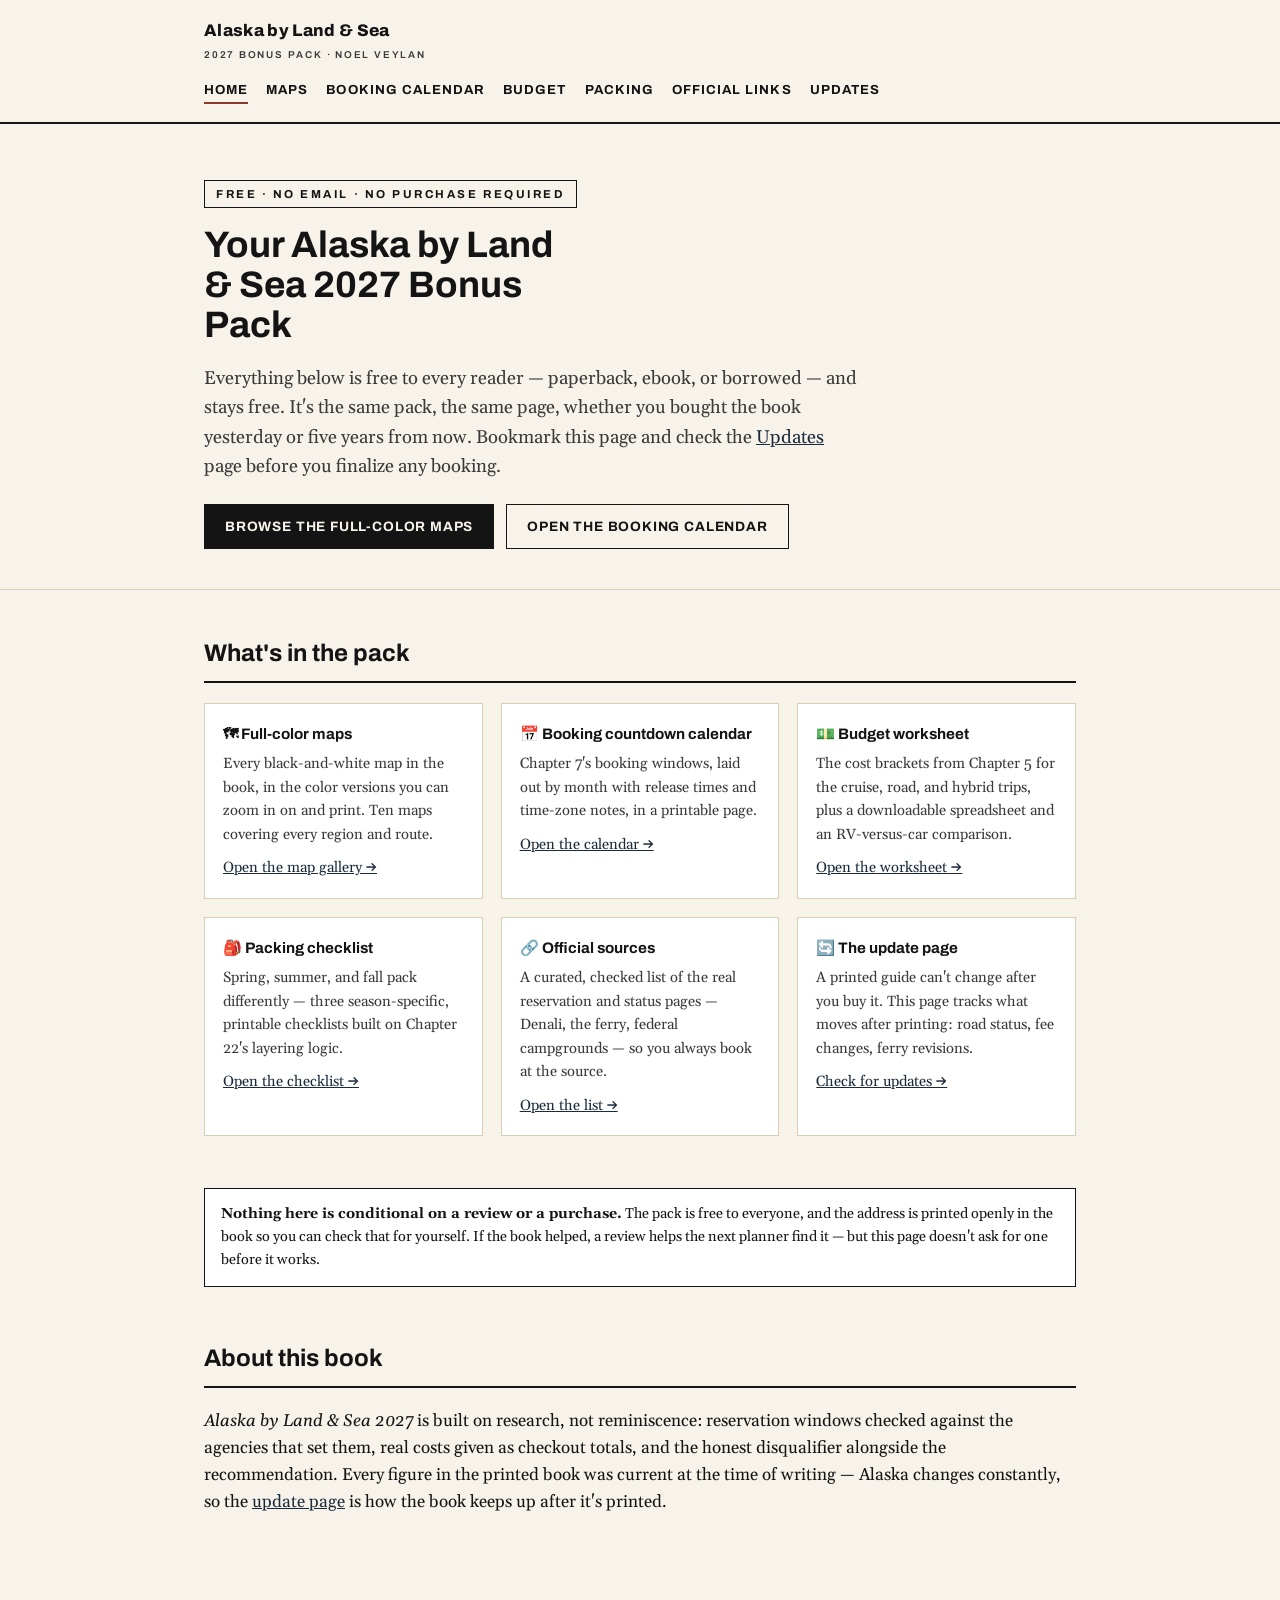
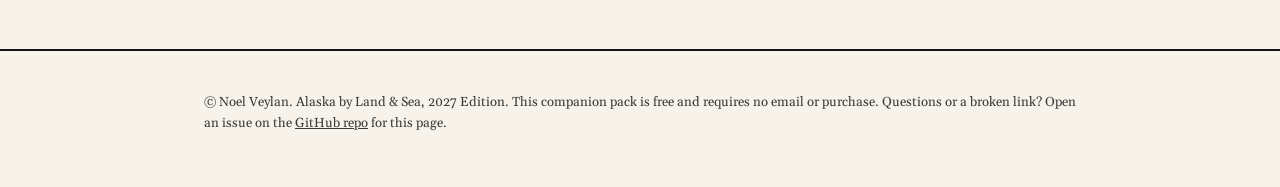
<file: bonus-site/index.html>
<!doctype html>
<html lang="en">
<head>
<meta charset="utf-8">
<meta name="viewport" content="width=device-width, initial-scale=1">
<title>Alaska by Land &amp; Sea 2027 — Bonus Pack</title>
<meta name="description" content="The free companion pack for Alaska by Land & Sea 2027: full-color maps, a printable booking calendar, a budget worksheet, a packing checklist, and the live update page. No email required.">
<link rel="icon" href="data:image/svg+xml,<svg xmlns=%22http://www.w3.org/2000/svg%22 viewBox=%220 0 100 100%22><rect width=%22100%22 height=%22100%22 fill=%22%23141414%22/><text x=%2250%22 y=%2268%22 font-size=%2260%22 text-anchor=%22middle%22 fill=%22%23F7F3EA%22 font-family=%22Georgia,serif%22>A</text></svg>">
<link rel="stylesheet" href="assets/style.css">
</head>
<body>

<header class="site">
  <div class="wrap">
    <a class="brand" href="index.html">Alaska by Land &amp; Sea<small>2027 Bonus Pack &middot; Noel Veylan</small></a>
    <nav class="site">
      <a href="index.html" class="active">Home</a>
      <a href="maps.html">Maps</a>
      <a href="calendar.html">Booking Calendar</a>
      <a href="budget.html">Budget</a>
      <a href="packing.html">Packing</a>
      <a href="links.html">Official Links</a>
      <a href="updates.html">Updates</a>
    </nav>
  </div>
</header>

<div class="hero">
  <div class="wrap">
    <span class="eyebrow">Free &middot; No Email &middot; No Purchase Required</span>
    <h1>Your Alaska by Land &amp; Sea 2027 Bonus Pack</h1>
    <p class="lead">Everything below is free to every reader &mdash; paperback, ebook, or borrowed &mdash; and stays free.
    It's the same pack, the same page, whether you bought the book yesterday or five years from now. Bookmark this
    page and check the <a href="updates.html">Updates</a> page before you finalize any booking.</p>
    <div class="hero-actions">
      <a class="btn solid" href="maps.html">Browse the full-color maps</a>
      <a class="btn" href="calendar.html">Open the booking calendar</a>
    </div>
  </div>
</div>

<main>
  <div class="wrap">

    <section class="block">
      <h2 class="h">What's in the pack</h2>
      <div class="grid">
        <div class="card">
          <h4>🗺 Full-color maps</h4>
          <p>Every black-and-white map in the book, in the color versions you can zoom in on and print. Ten maps covering every region and route.</p>
          <p style="margin-top:10px;"><a href="maps.html">Open the map gallery →</a></p>
        </div>
        <div class="card">
          <h4>📅 Booking countdown calendar</h4>
          <p>Chapter 7's booking windows, laid out by month with release times and time-zone notes, in a printable page.</p>
          <p style="margin-top:10px;"><a href="calendar.html">Open the calendar →</a></p>
        </div>
        <div class="card">
          <h4>💵 Budget worksheet</h4>
          <p>The cost brackets from Chapter 5 for the cruise, road, and hybrid trips, plus a downloadable spreadsheet and an RV-versus-car comparison.</p>
          <p style="margin-top:10px;"><a href="budget.html">Open the worksheet →</a></p>
        </div>
        <div class="card">
          <h4>🎒 Packing checklist</h4>
          <p>Spring, summer, and fall pack differently &mdash; three season-specific, printable checklists built on Chapter 22's layering logic.</p>
          <p style="margin-top:10px;"><a href="packing.html">Open the checklist →</a></p>
        </div>
        <div class="card">
          <h4>🔗 Official sources</h4>
          <p>A curated, checked list of the real reservation and status pages &mdash; Denali, the ferry, federal campgrounds &mdash; so you always book at the source.</p>
          <p style="margin-top:10px;"><a href="links.html">Open the list →</a></p>
        </div>
        <div class="card">
          <h4>🔄 The update page</h4>
          <p>A printed guide can't change after you buy it. This page tracks what moves after printing: road status, fee changes, ferry revisions.</p>
          <p style="margin-top:10px;"><a href="updates.html">Check for updates →</a></p>
        </div>
      </div>
    </section>

    <section class="block">
      <div class="notice">
        <strong>Nothing here is conditional on a review or a purchase.</strong> The pack is free to everyone, and
        the address is printed openly in the book so you can check that for yourself. If the book helped, a review
        helps the next planner find it &mdash; but this page doesn't ask for one before it works.
      </div>
    </section>

    <section class="block">
      <h2 class="h">About this book</h2>
      <p><em>Alaska by Land &amp; Sea 2027</em> is built on research, not reminiscence: reservation windows checked
      against the agencies that set them, real costs given as checkout totals, and the honest disqualifier alongside
      the recommendation. Every figure in the printed book was current at the time of writing &mdash; Alaska changes
      constantly, so the <a href="updates.html">update page</a> is how the book keeps up after it's printed.</p>
    </section>

  </div>
</main>

<footer class="site">
  <div class="wrap">
    <p>&copy; Noel Veylan. Alaska by Land &amp; Sea, 2027 Edition. This companion pack is free and requires no
      email or purchase. Questions or a broken link? Open an issue on the
      <a href="https://github.com/YOUR-USERNAME/alaska-bonus-pack">GitHub repo</a> for this page.</p>
  </div>
</footer>

</body>
</html>
</file>
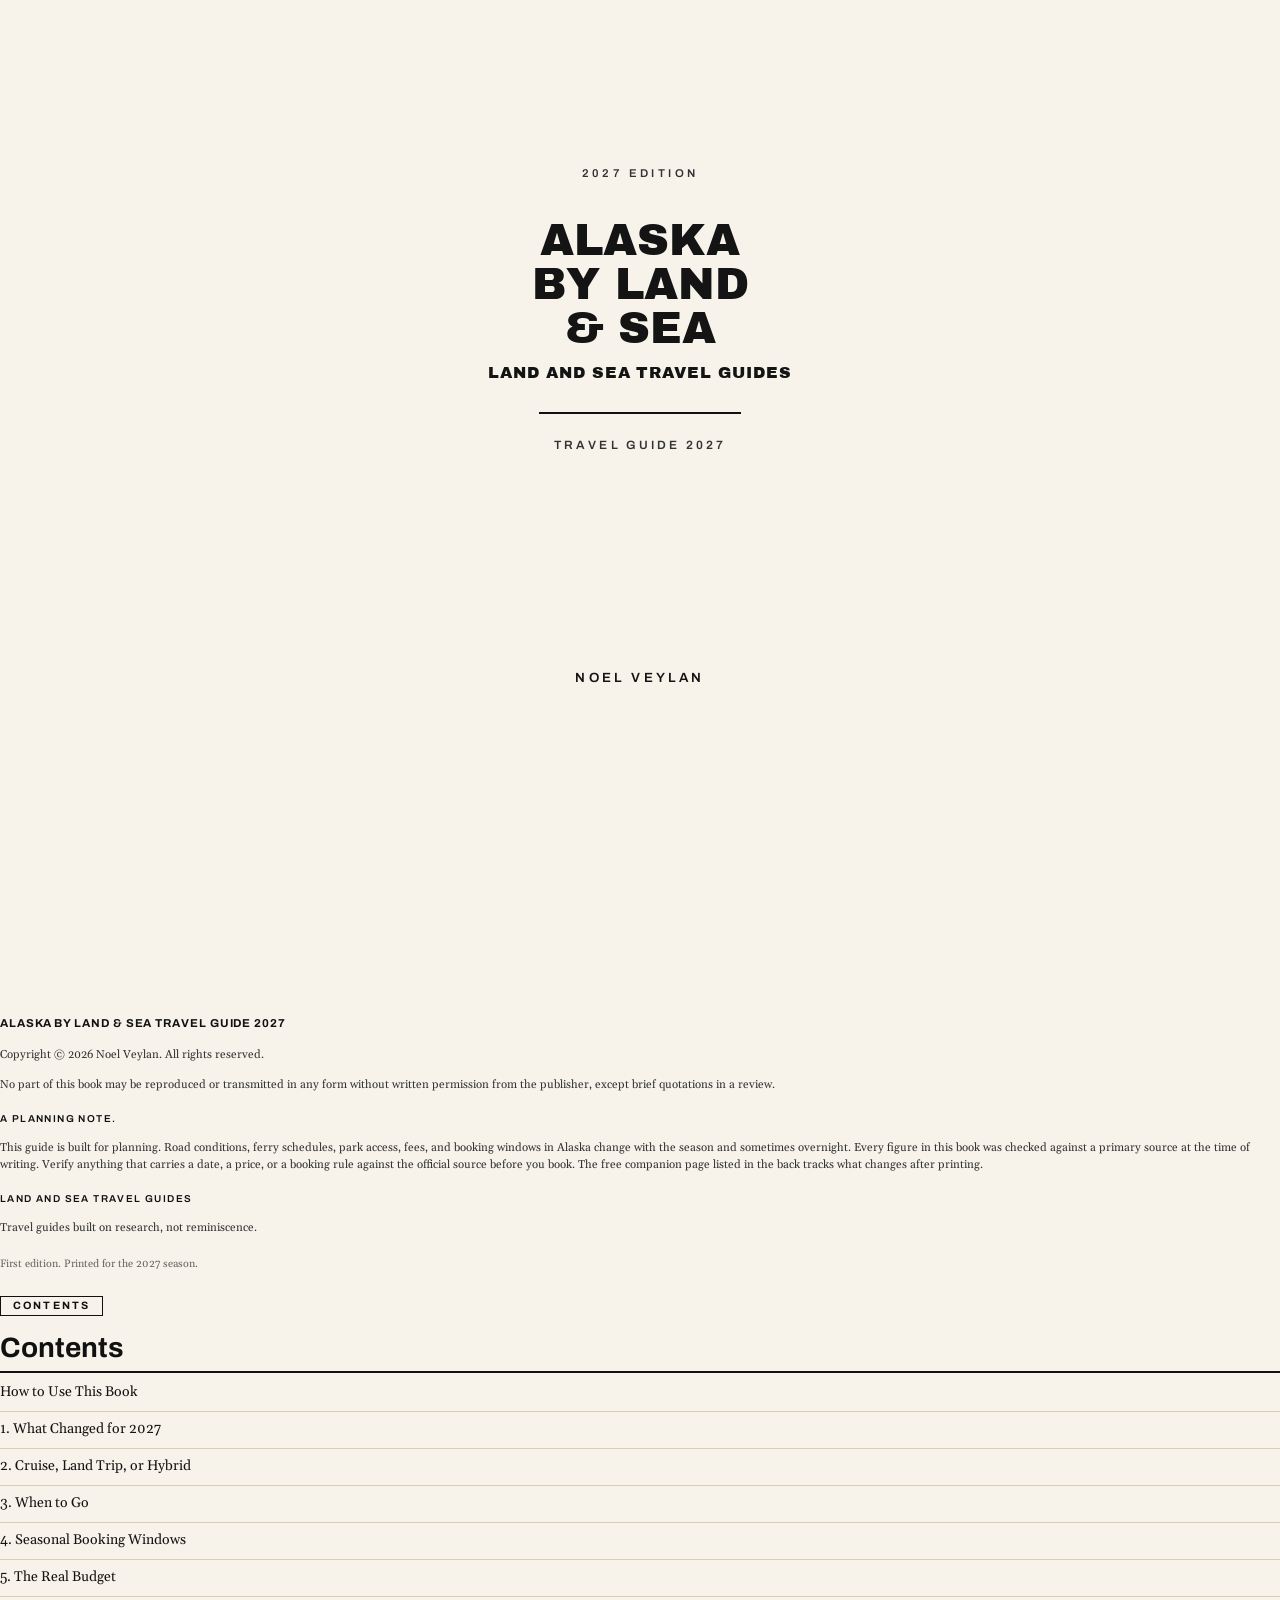
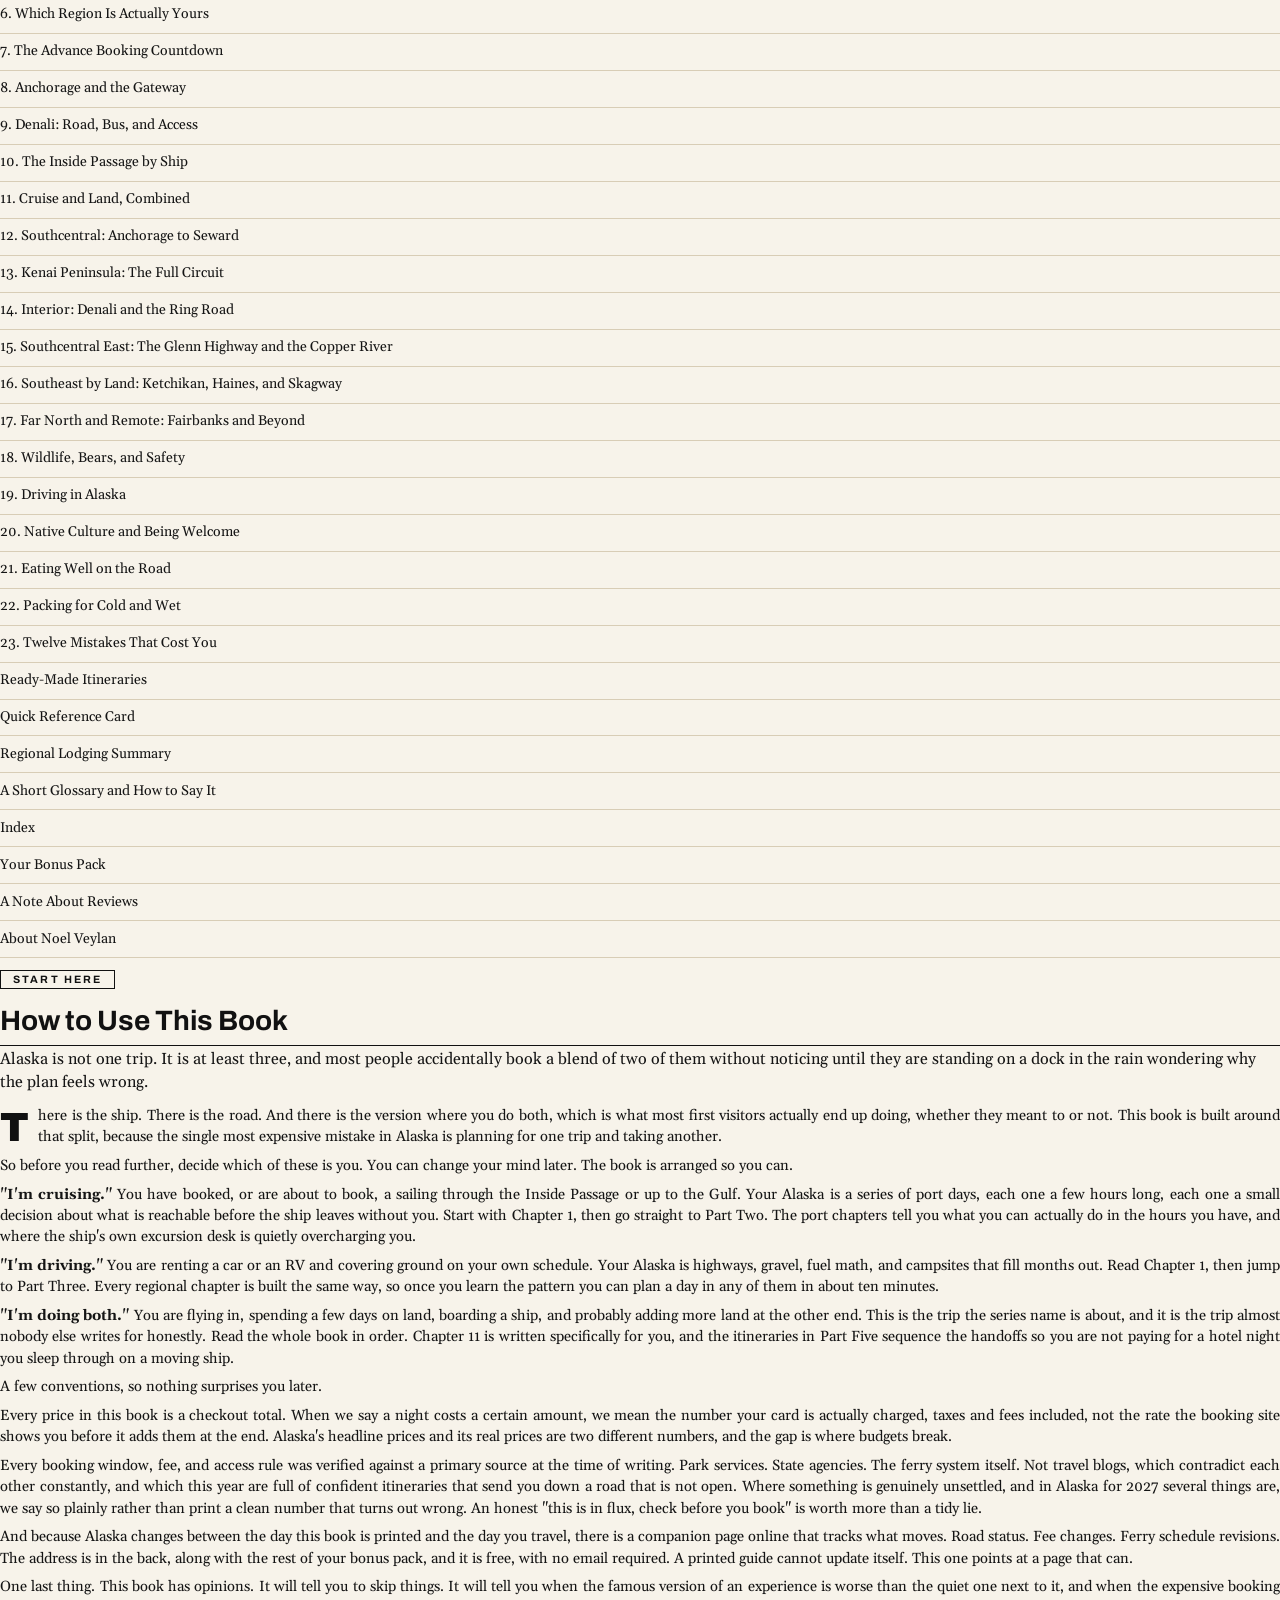
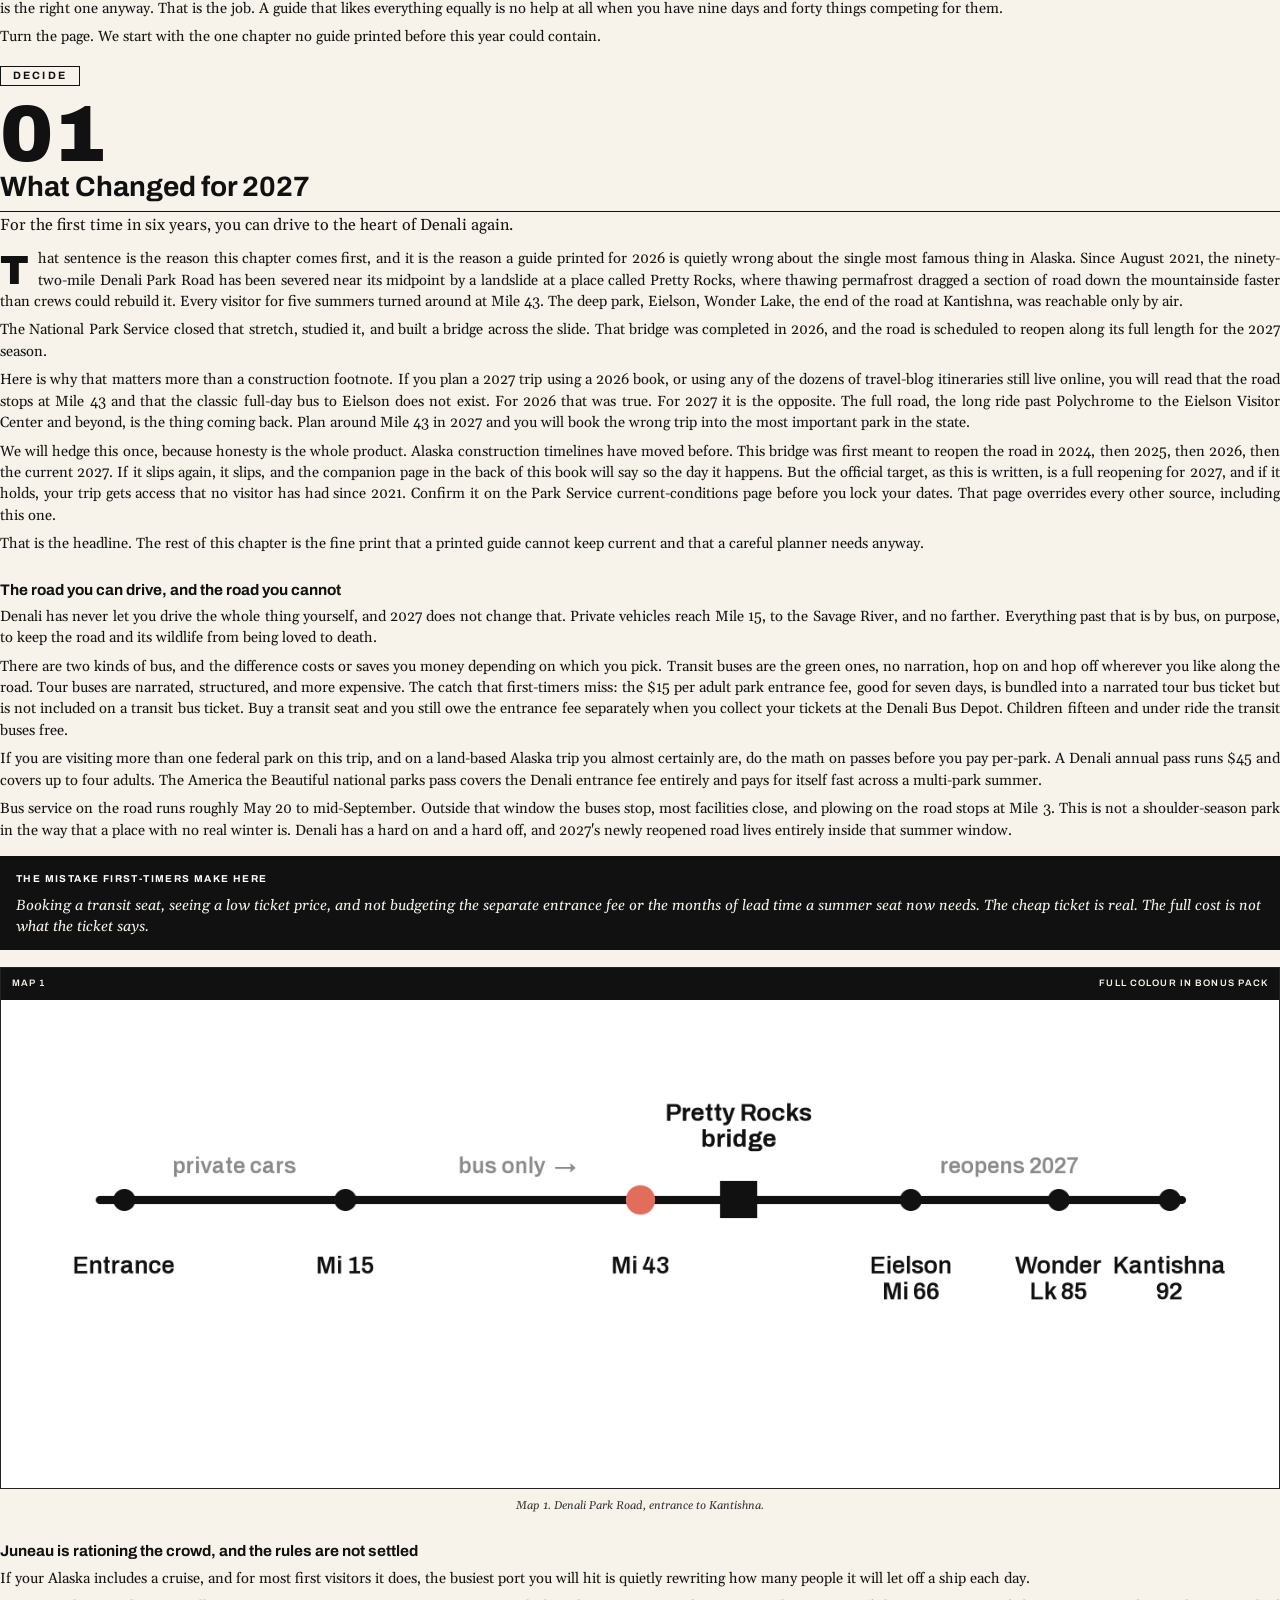
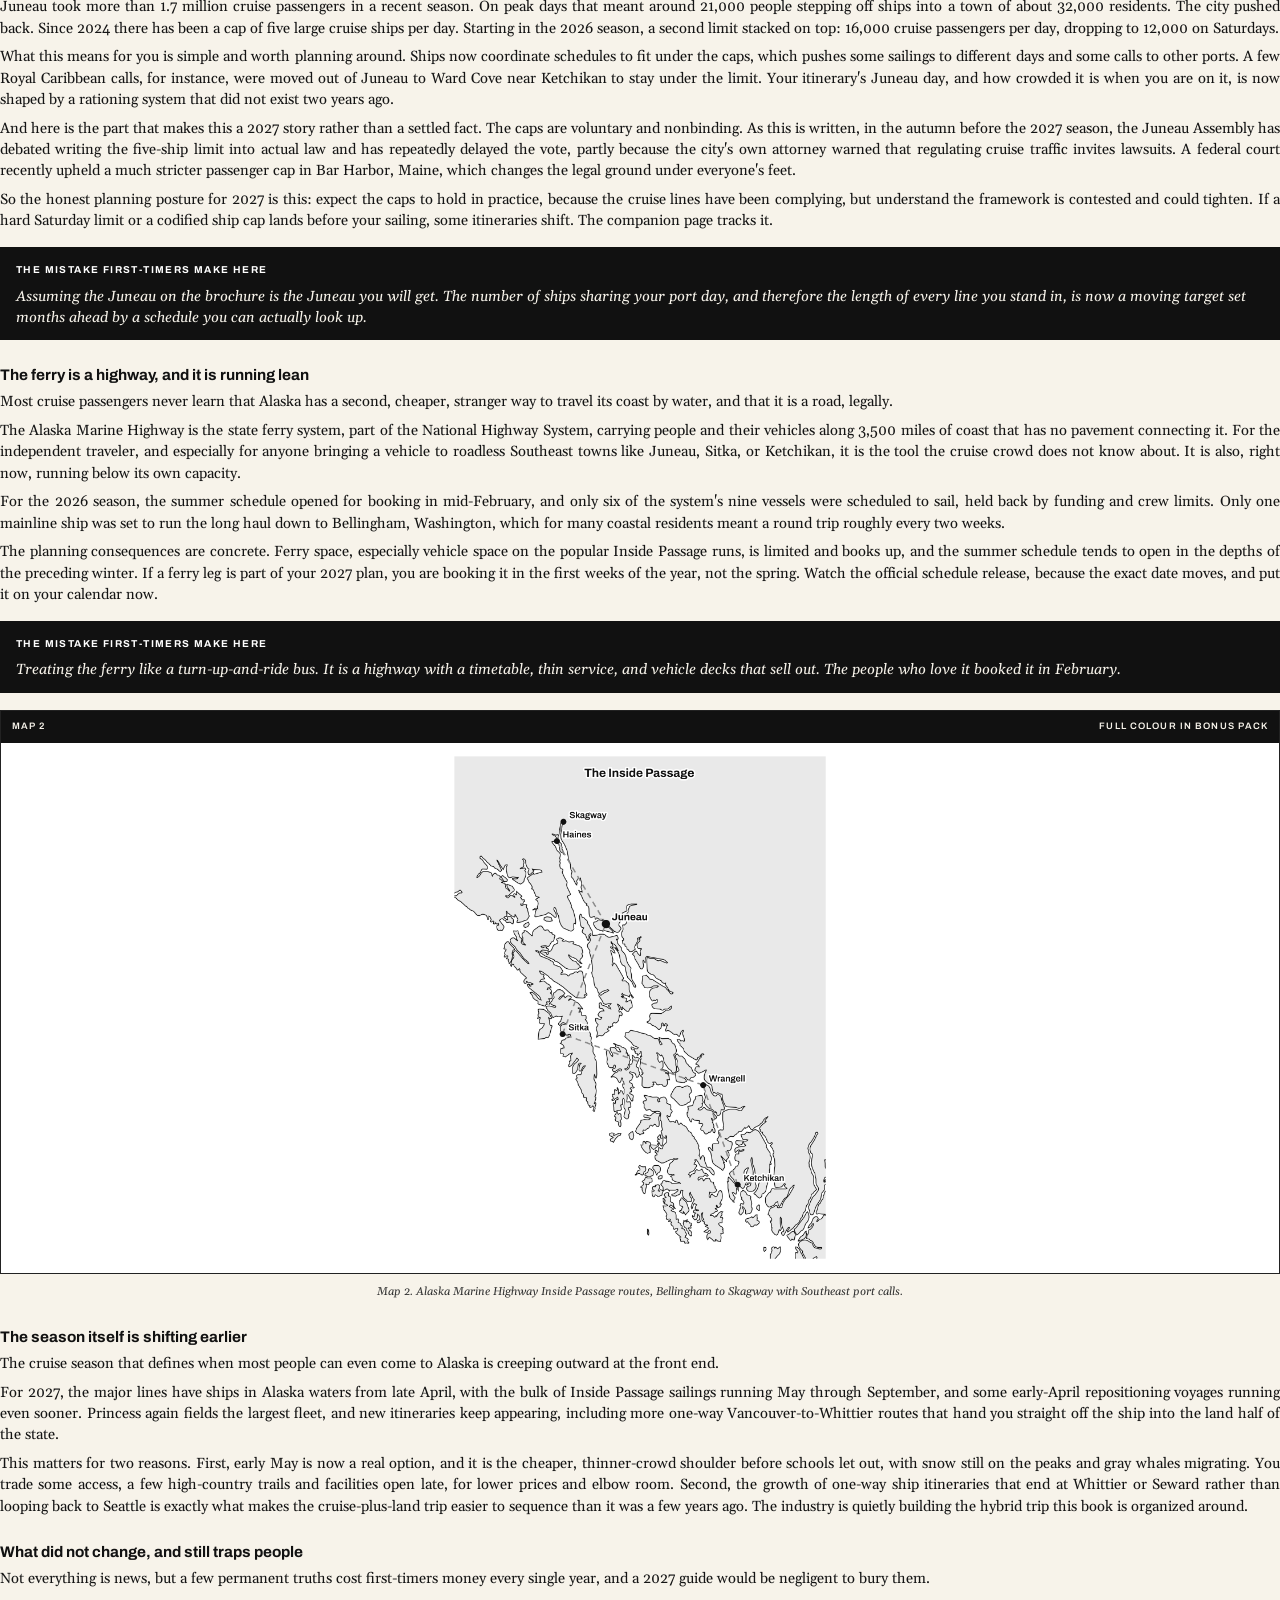
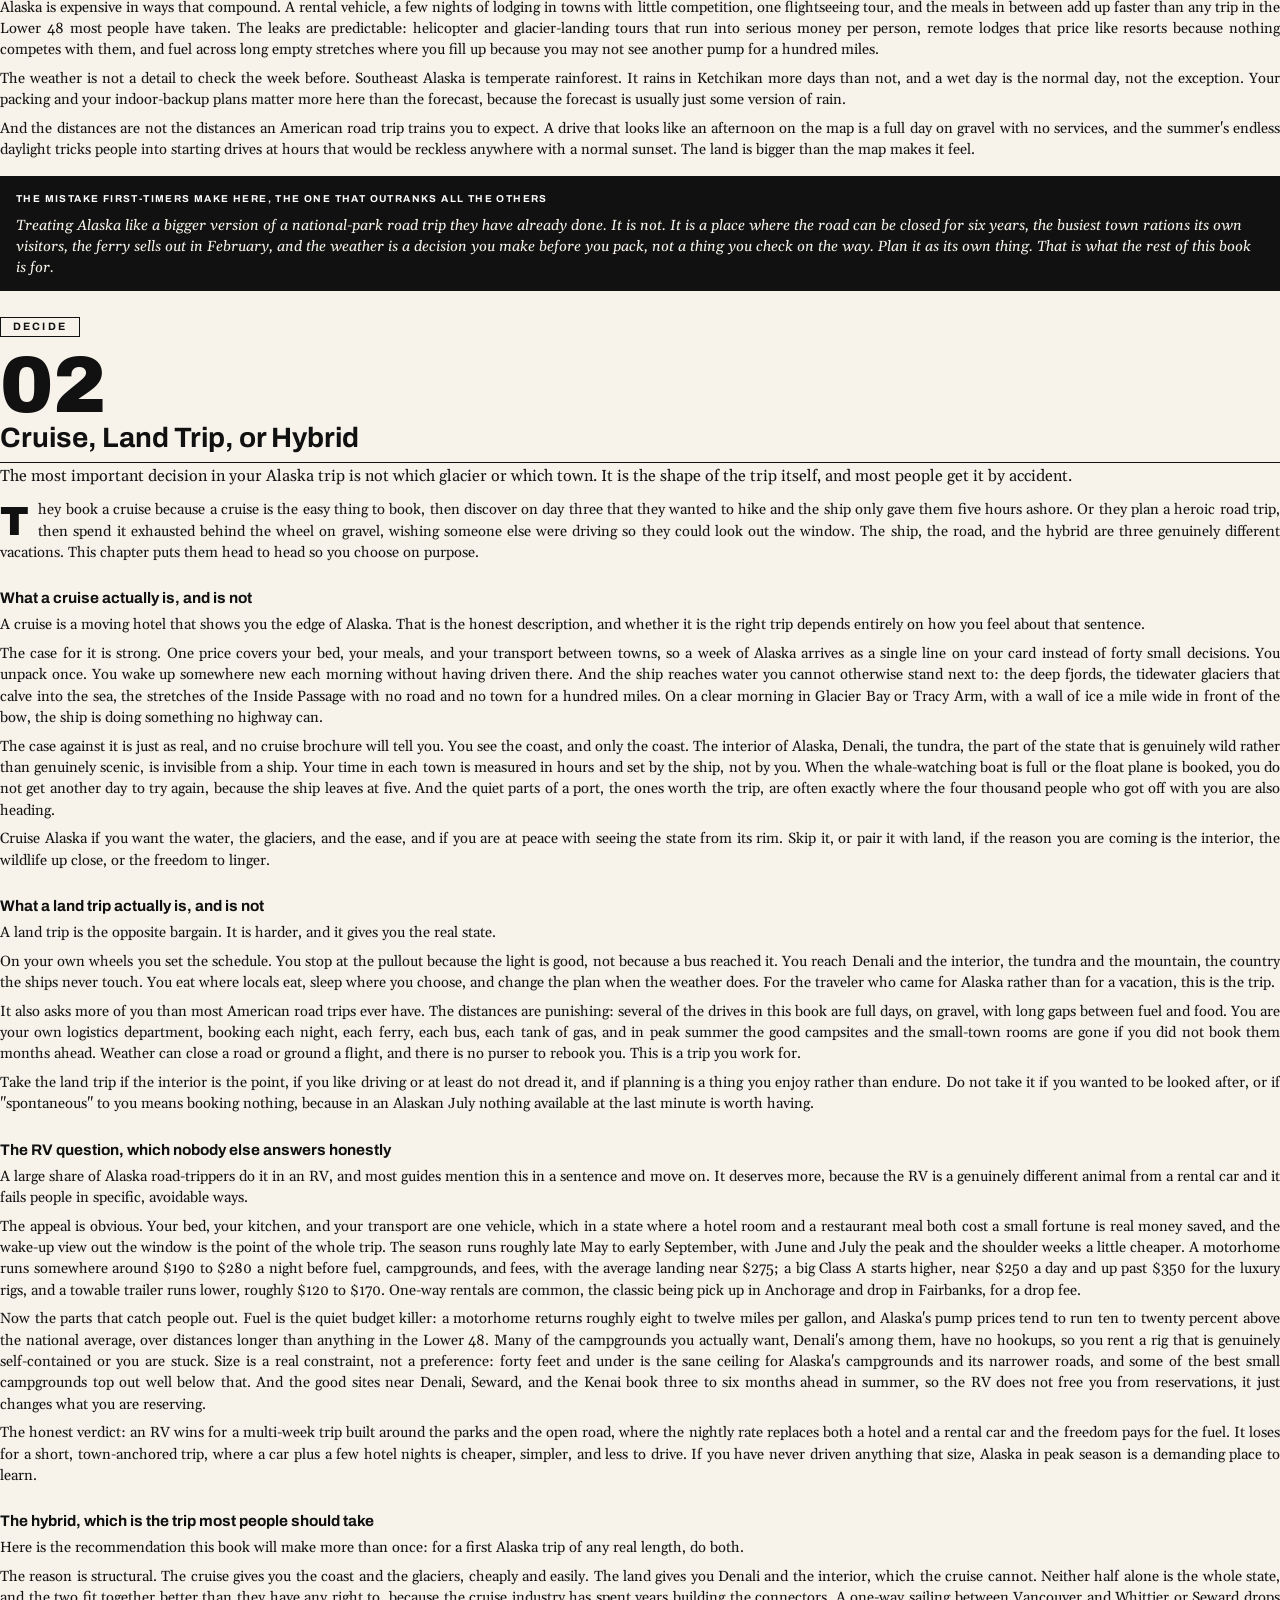
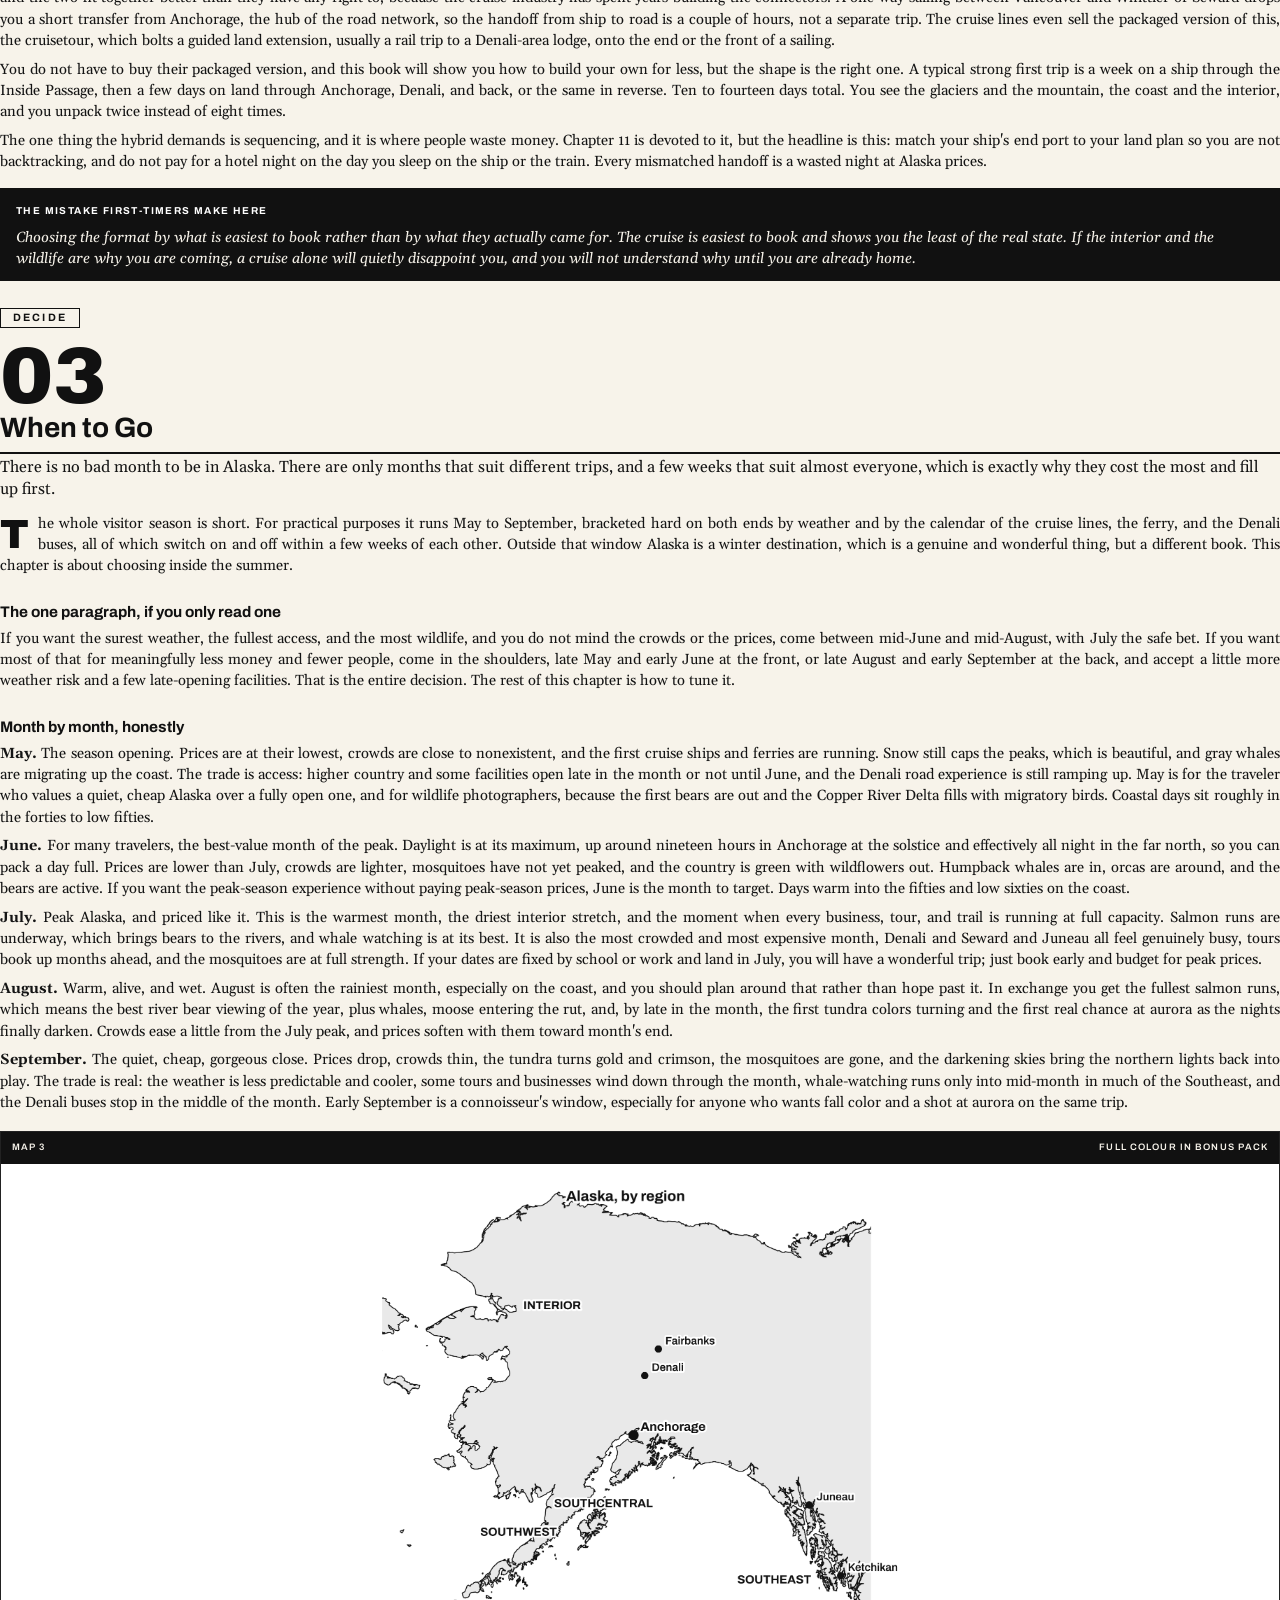
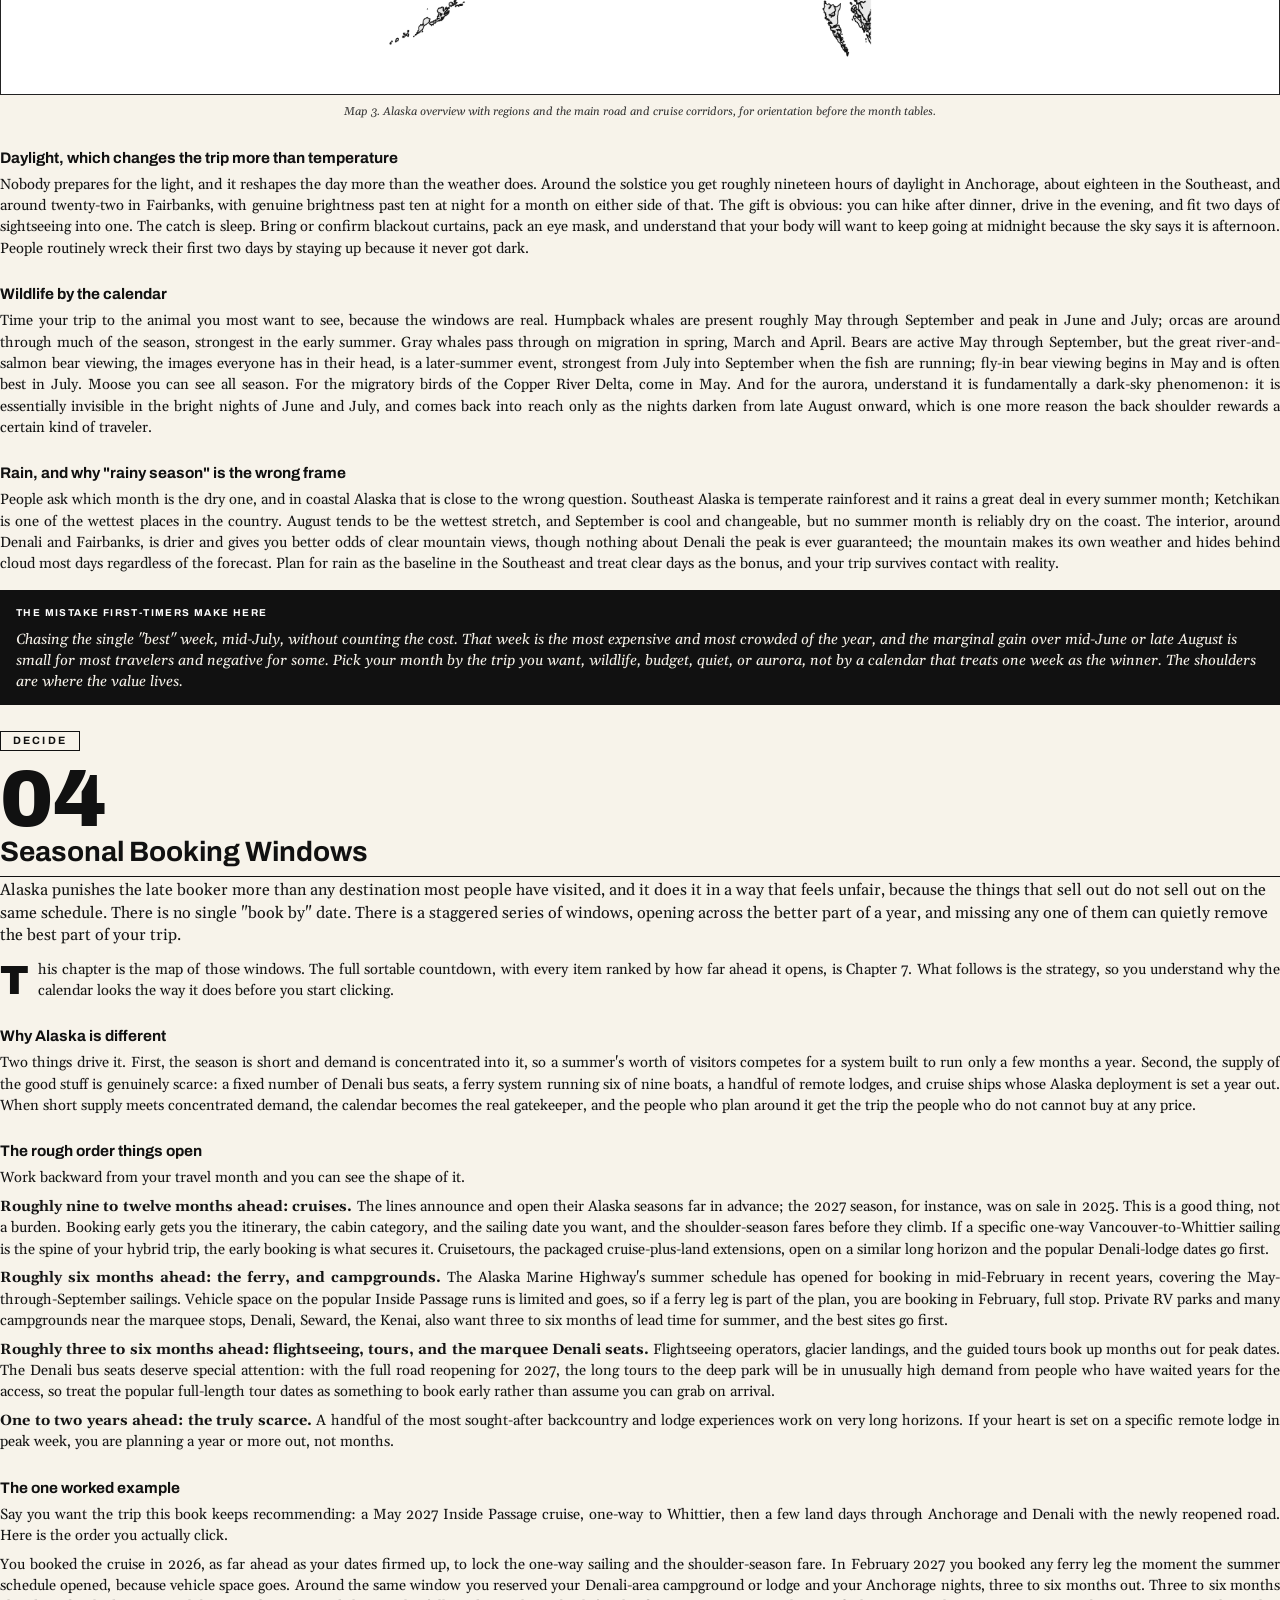
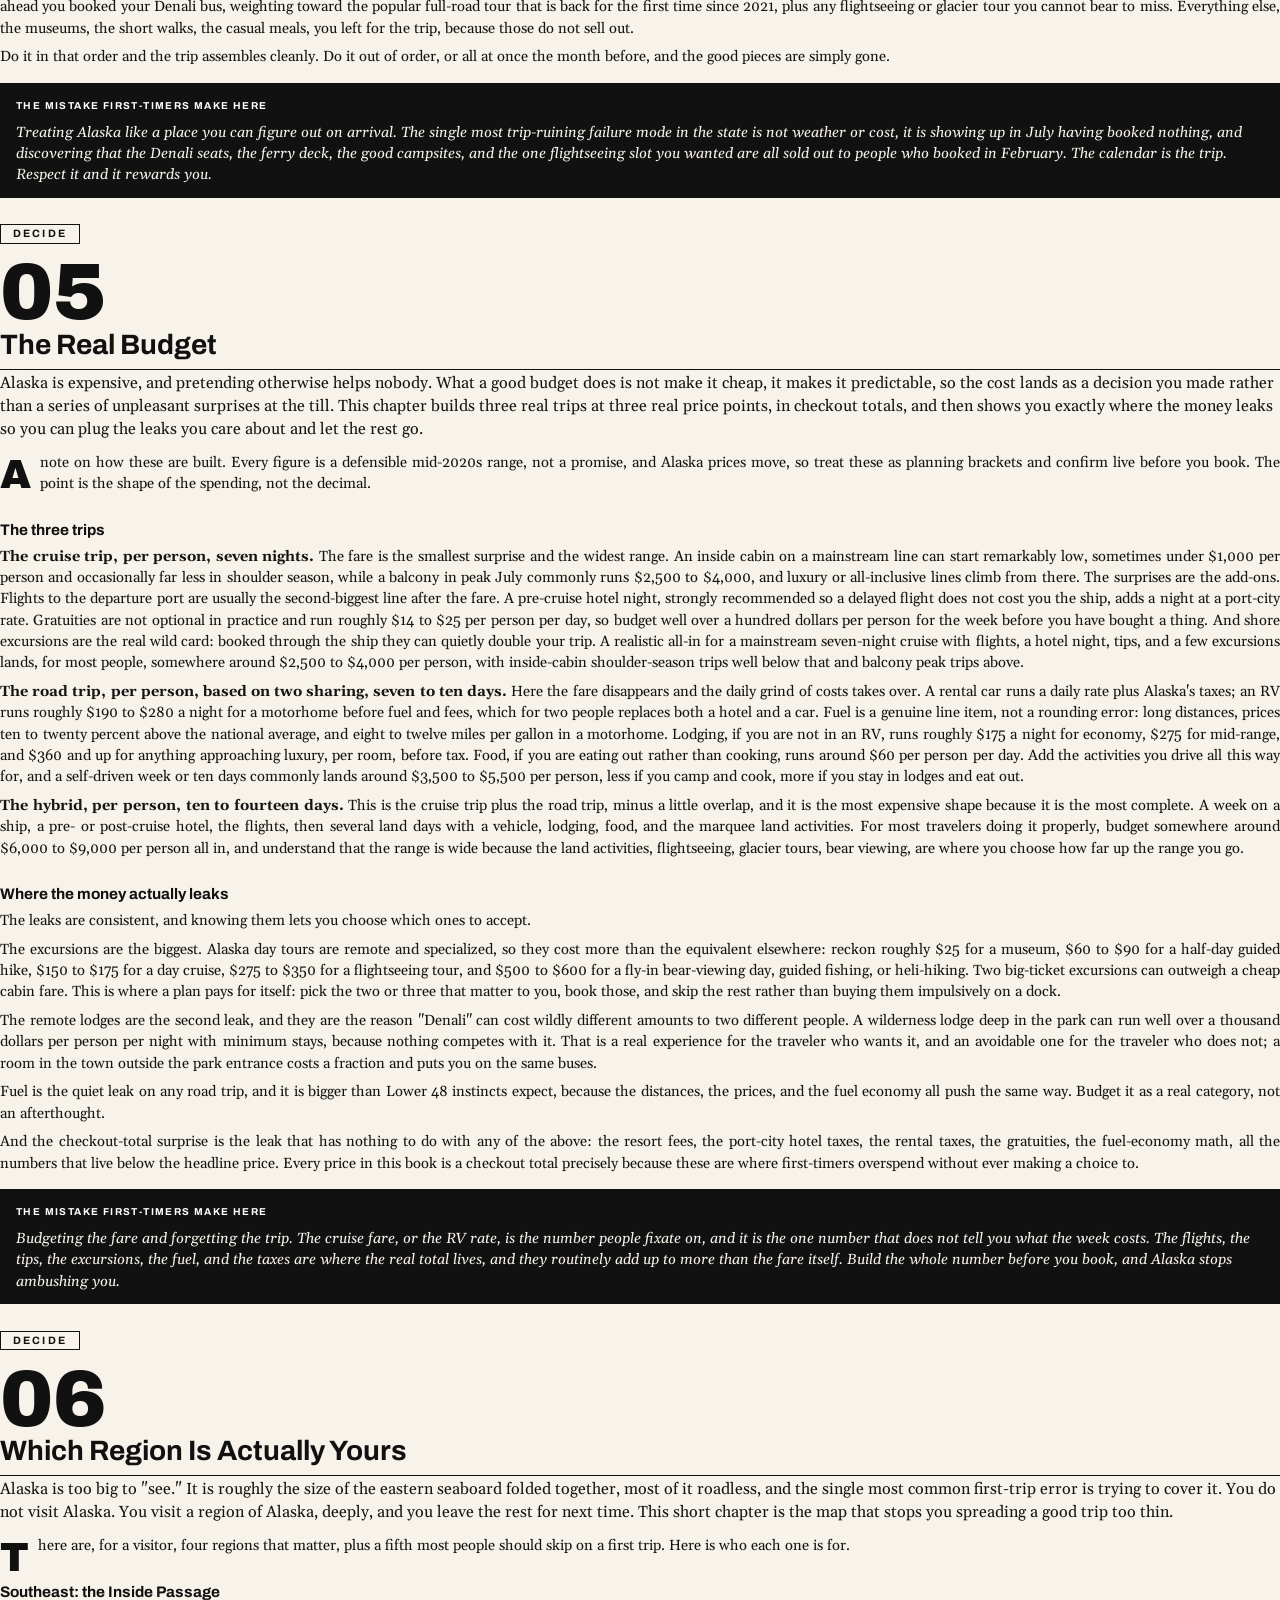
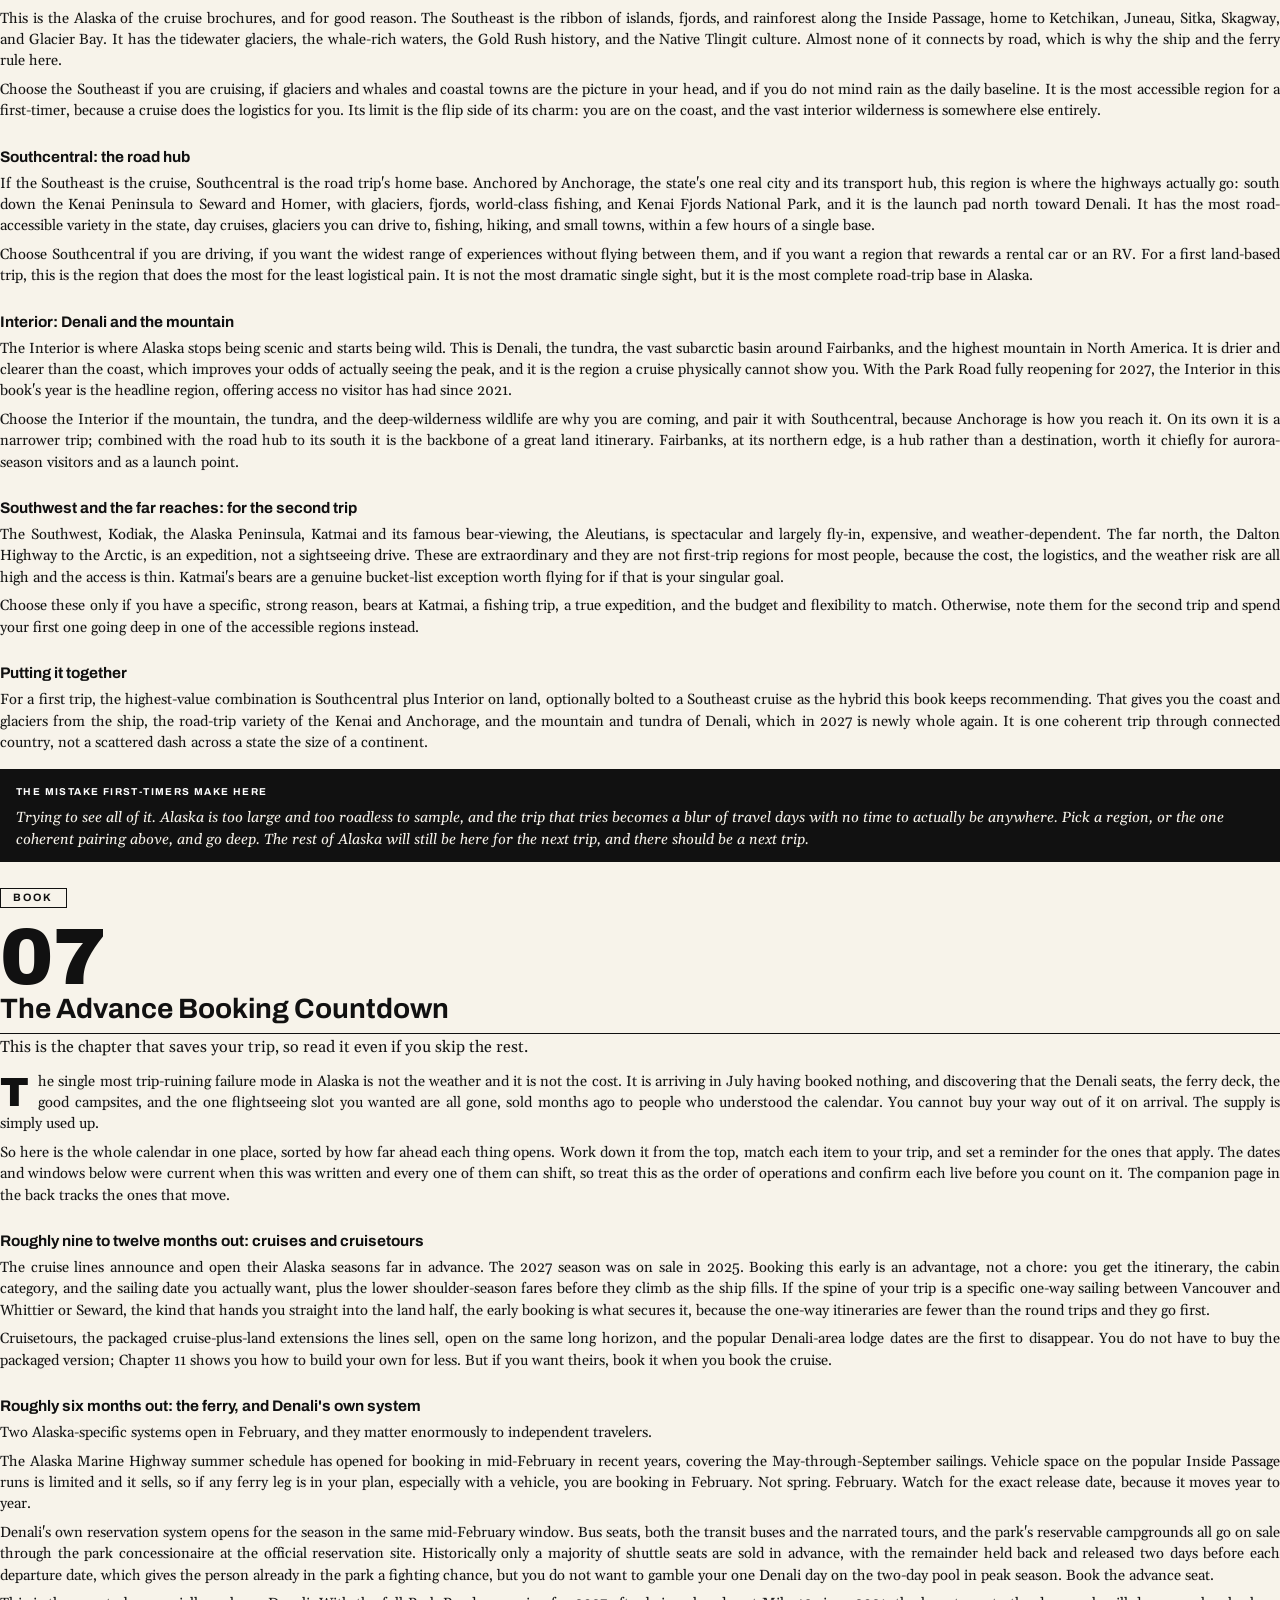
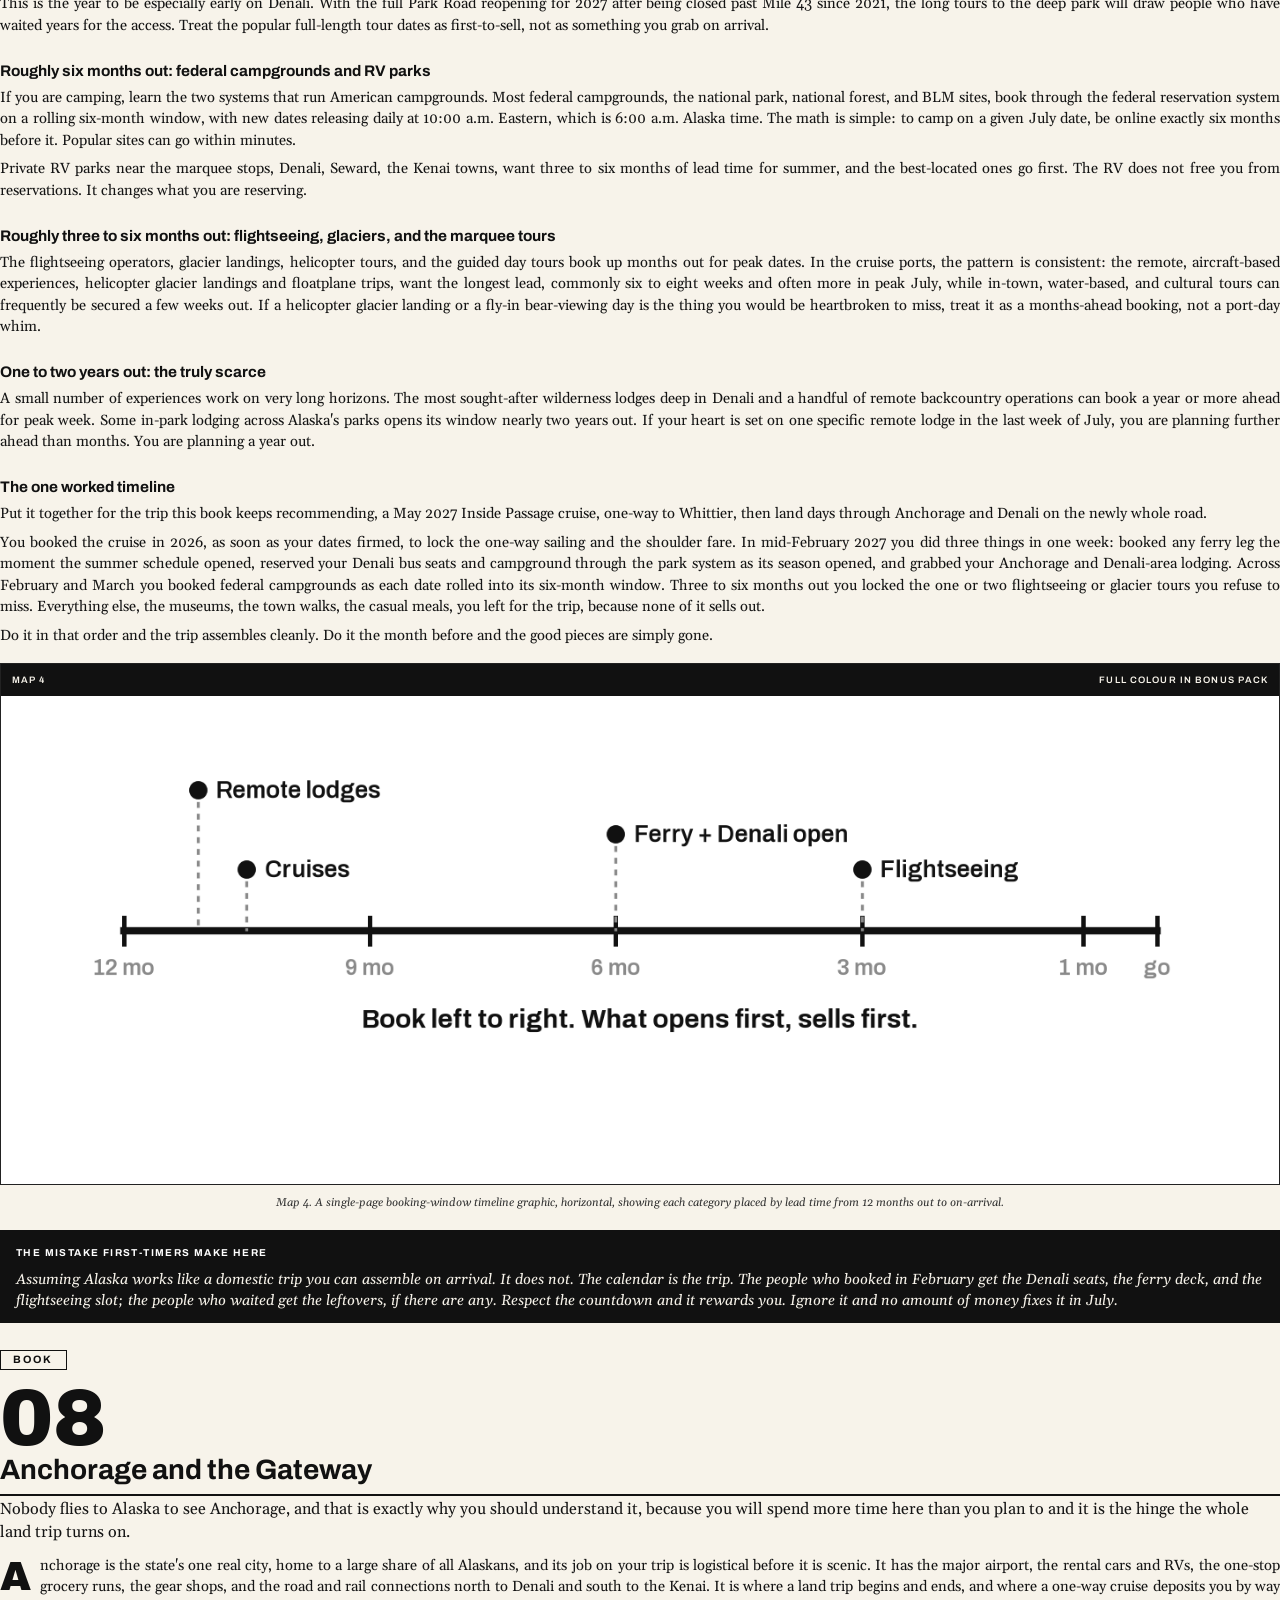
<file: alaska-book/book.html>
<!DOCTYPE html>
<html lang="en">
<head>
<meta charset="utf-8">
<title>Alaska by Land &amp; Sea Travel Guide 2027</title>
<link rel="stylesheet" href="style.css">
</head>
<body>

<section class="titlepage">
  <div class="eyebrow">2027 Edition</div>
  <h1>Alaska<br>by Land<br>&amp; Sea</h1>
  <div class="series">Land and Sea Travel Guides</div>
  <div class="trule"></div>
  <div class="fmt">Travel Guide 2027</div>
  <div class="author">Noel Veylan</div>
</section>
<section class="copyright">
  <p class="cw">ALASKA BY LAND &amp; SEA TRAVEL GUIDE 2027</p>
  <p>Copyright &copy; 2026 Noel Veylan. All rights reserved.</p>
  <p>No part of this book may be reproduced or transmitted in any form without written permission from the publisher, except brief quotations in a review.</p>
  <p class="cw2">A planning note.</p>
  <p>This guide is built for planning. Road conditions, ferry schedules, park access, fees, and booking windows in Alaska change with the season and sometimes overnight. Every figure in this book was checked against a primary source at the time of writing. Verify anything that carries a date, a price, or a booking rule against the official source before you book. The free companion page listed in the back tracks what changes after printing.</p>
  <p class="cw2">Land and Sea Travel Guides</p>
  <p>Travel guides built on research, not reminiscence.</p>
  <p class="csmall">First edition. Printed for the 2027 season.</p>
</section>
<section class="toc">
  <div class="opener"><div class="tabrow"><span class="tab">Contents</span></div>
  <h2 class="noNum">Contents</h2><div class="hr"></div></div>
  <div class="tocrow"><a href="#howto"><span class="tt">How to Use This Book</span></a></div><div class="tocrow"><a href="#ch1"><span class="tt">1. What Changed for 2027</span></a></div><div class="tocrow"><a href="#ch2"><span class="tt">2. Cruise, Land Trip, or Hybrid</span></a></div><div class="tocrow"><a href="#ch3"><span class="tt">3. When to Go</span></a></div><div class="tocrow"><a href="#ch4"><span class="tt">4. Seasonal Booking Windows</span></a></div><div class="tocrow"><a href="#ch5"><span class="tt">5. The Real Budget</span></a></div><div class="tocrow"><a href="#ch6"><span class="tt">6. Which Region Is Actually Yours</span></a></div><div class="tocrow"><a href="#ch7"><span class="tt">7. The Advance Booking Countdown</span></a></div><div class="tocrow"><a href="#ch8"><span class="tt">8. Anchorage and the Gateway</span></a></div><div class="tocrow"><a href="#ch9"><span class="tt">9. Denali: Road, Bus, and Access</span></a></div><div class="tocrow"><a href="#ch10"><span class="tt">10. The Inside Passage by Ship</span></a></div><div class="tocrow"><a href="#ch11"><span class="tt">11. Cruise and Land, Combined</span></a></div><div class="tocrow"><a href="#ch12"><span class="tt">12. Southcentral: Anchorage to Seward</span></a></div><div class="tocrow"><a href="#ch13"><span class="tt">13. Kenai Peninsula: The Full Circuit</span></a></div><div class="tocrow"><a href="#ch14"><span class="tt">14. Interior: Denali and the Ring Road</span></a></div><div class="tocrow"><a href="#ch15"><span class="tt">15. Southcentral East: The Glenn Highway and the Copper River</span></a></div><div class="tocrow"><a href="#ch16"><span class="tt">16. Southeast by Land: Ketchikan, Haines, and Skagway</span></a></div><div class="tocrow"><a href="#ch17"><span class="tt">17. Far North and Remote: Fairbanks and Beyond</span></a></div><div class="tocrow"><a href="#ch18"><span class="tt">18. Wildlife, Bears, and Safety</span></a></div><div class="tocrow"><a href="#ch19"><span class="tt">19. Driving in Alaska</span></a></div><div class="tocrow"><a href="#ch20"><span class="tt">20. Native Culture and Being Welcome</span></a></div><div class="tocrow"><a href="#ch21"><span class="tt">21. Eating Well on the Road</span></a></div><div class="tocrow"><a href="#ch22"><span class="tt">22. Packing for Cold and Wet</span></a></div><div class="tocrow"><a href="#ch23"><span class="tt">23. Twelve Mistakes That Cost You</span></a></div><div class="tocrow"><a href="#itineraries"><span class="tt">Ready-Made Itineraries</span></a></div><div class="tocrow"><a href="#sec_quickreferencecard"><span class="tt">Quick Reference Card</span></a></div><div class="tocrow"><a href="#sec_regionallodgingsumma"><span class="tt">Regional Lodging Summary</span></a></div><div class="tocrow"><a href="#sec_ashortglossaryandhow"><span class="tt">A Short Glossary and How to Say It</span></a></div><div class="tocrow"><a href="#sec_index"><span class="tt">Index</span></a></div><div class="tocrow"><a href="#sec_yourbonuspack"><span class="tt">Your Bonus Pack</span></a></div><div class="tocrow"><a href="#sec_anoteaboutreviews"><span class="tt">A Note About Reviews</span></a></div><div class="tocrow"><a href="#sec_aboutnoelveylan"><span class="tt">About Noel Veylan</span></a></div>
</section>

<section class="chapter" id="howto"><div class="opener"><div class="tabrow"><span class="tab">Start Here</span></div><h2 class="noNum">How to Use This Book</h2><div class="hr"></div></div>
<p class="lead">Alaska is not one trip. It is at least three, and most people accidentally book a blend of two of them without noticing until they are standing on a dock in the rain wondering why the plan feels wrong.</p>
<p class="drop"><span class="dropcap">T</span>here is the ship. There is the road. And there is the version where you do both, which is what most first visitors actually end up doing, whether they meant to or not. This book is built around that split, because the single most expensive mistake in Alaska is planning for one trip and taking another.</p>
<p>So before you read further, decide which of these is you. You can change your mind later. The book is arranged so you can.</p>
<p><strong>&quot;I&#x27;m cruising.&quot;</strong> You have booked, or are about to book, a sailing through the Inside Passage or up to the Gulf. Your Alaska is a series of port days, each one a few hours long, each one a small decision about what is reachable before the ship leaves without you. Start with Chapter 1, then go straight to Part Two. The port chapters tell you what you can actually do in the hours you have, and where the ship&#x27;s own excursion desk is quietly overcharging you.</p>
<p><strong>&quot;I&#x27;m driving.&quot;</strong> You are renting a car or an RV and covering ground on your own schedule. Your Alaska is highways, gravel, fuel math, and campsites that fill months out. Read Chapter 1, then jump to Part Three. Every regional chapter is built the same way, so once you learn the pattern you can plan a day in any of them in about ten minutes.</p>
<p><strong>&quot;I&#x27;m doing both.&quot;</strong> You are flying in, spending a few days on land, boarding a ship, and probably adding more land at the other end. This is the trip the series name is about, and it is the trip almost nobody else writes for honestly. Read the whole book in order. Chapter 11 is written specifically for you, and the itineraries in Part Five sequence the handoffs so you are not paying for a hotel night you sleep through on a moving ship.</p>
<p>A few conventions, so nothing surprises you later.</p>
<p>Every price in this book is a checkout total. When we say a night costs a certain amount, we mean the number your card is actually charged, taxes and fees included, not the rate the booking site shows you before it adds them at the end. Alaska&#x27;s headline prices and its real prices are two different numbers, and the gap is where budgets break.</p>
<p>Every booking window, fee, and access rule was verified against a primary source at the time of writing. Park services. State agencies. The ferry system itself. Not travel blogs, which contradict each other constantly, and which this year are full of confident itineraries that send you down a road that is not open. Where something is genuinely unsettled, and in Alaska for 2027 several things are, we say so plainly rather than print a clean number that turns out wrong. An honest &quot;this is in flux, check before you book&quot; is worth more than a tidy lie.</p>
<p>And because Alaska changes between the day this book is printed and the day you travel, there is a companion page online that tracks what moves. Road status. Fee changes. Ferry schedule revisions. The address is in the back, along with the rest of your bonus pack, and it is free, with no email required. A printed guide cannot update itself. This one points at a page that can.</p>
<p>One last thing. This book has opinions. It will tell you to skip things. It will tell you when the famous version of an experience is worse than the quiet one next to it, and when the expensive booking is the right one anyway. That is the job. A guide that likes everything equally is no help at all when you have nine days and forty things competing for them.</p>
<p>Turn the page. We start with the one chapter no guide printed before this year could contain.</p>
</section>
<section class="chapter" id="ch1"><div class="opener"><div class="tabrow"><span class="tab">Decide</span></div><div class="num">01</div><h2>What Changed for 2027</h2><div class="hr"></div></div>
<p class="lead">For the first time in six years, you can drive to the heart of Denali again.</p>
<p class="drop"><span class="dropcap">T</span>hat sentence is the reason this chapter comes first, and it is the reason a guide printed for 2026 is quietly wrong about the single most famous thing in Alaska. Since August 2021, the ninety-two-mile Denali Park Road has been severed near its midpoint by a landslide at a place called Pretty Rocks, where thawing permafrost dragged a section of road down the mountainside faster than crews could rebuild it. Every visitor for five summers turned around at Mile 43. The deep park, Eielson, Wonder Lake, the end of the road at Kantishna, was reachable only by air.</p>
<p>The National Park Service closed that stretch, studied it, and built a bridge across the slide. That bridge was completed in 2026, and the road is scheduled to reopen along its full length for the 2027 season.</p>
<p>Here is why that matters more than a construction footnote. If you plan a 2027 trip using a 2026 book, or using any of the dozens of travel-blog itineraries still live online, you will read that the road stops at Mile 43 and that the classic full-day bus to Eielson does not exist. For 2026 that was true. For 2027 it is the opposite. The full road, the long ride past Polychrome to the Eielson Visitor Center and beyond, is the thing coming back. Plan around Mile 43 in 2027 and you will book the wrong trip into the most important park in the state.</p>
<p>We will hedge this once, because honesty is the whole product. Alaska construction timelines have moved before. This bridge was first meant to reopen the road in 2024, then 2025, then 2026, then the current 2027. If it slips again, it slips, and the companion page in the back of this book will say so the day it happens. But the official target, as this is written, is a full reopening for 2027, and if it holds, your trip gets access that no visitor has had since 2021. Confirm it on the Park Service current-conditions page before you lock your dates. That page overrides every other source, including this one.</p>
<p>That is the headline. The rest of this chapter is the fine print that a printed guide cannot keep current and that a careful planner needs anyway.</p>
<h3>The road you can drive, and the road you cannot</h3>
<p>Denali has never let you drive the whole thing yourself, and 2027 does not change that. Private vehicles reach Mile 15, to the Savage River, and no farther. Everything past that is by bus, on purpose, to keep the road and its wildlife from being loved to death.</p>
<p>There are two kinds of bus, and the difference costs or saves you money depending on which you pick. Transit buses are the green ones, no narration, hop on and hop off wherever you like along the road. Tour buses are narrated, structured, and more expensive. The catch that first-timers miss: the $15 per adult park entrance fee, good for seven days, is bundled into a narrated tour bus ticket but is not included on a transit bus ticket. Buy a transit seat and you still owe the entrance fee separately when you collect your tickets at the Denali Bus Depot. Children fifteen and under ride the transit buses free.</p>
<p>If you are visiting more than one federal park on this trip, and on a land-based Alaska trip you almost certainly are, do the math on passes before you pay per-park. A Denali annual pass runs $45 and covers up to four adults. The America the Beautiful national parks pass covers the Denali entrance fee entirely and pays for itself fast across a multi-park summer.</p>
<p>Bus service on the road runs roughly May 20 to mid-September. Outside that window the buses stop, most facilities close, and plowing on the road stops at Mile 3. This is not a shoulder-season park in the way that a place with no real winter is. Denali has a hard on and a hard off, and 2027&#x27;s newly reopened road lives entirely inside that summer window.</p>
<div class="callout"><span class="lab">The mistake first-timers make here</span><p>Booking a transit seat, seeing a low ticket price, and not budgeting the separate entrance fee or the months of lead time a summer seat now needs. The cheap ticket is real. The full cost is not what the ticket says.</p></div>
<figure class="map"><div class="frame"><div class="caphead"><span>MAP 1</span><span>FULL COLOUR IN BONUS PACK</span></div><div class="art"><img src="images/denali_road.png" alt="Denali Park Road, entrance to Kantishna"></div></div><figcaption>Map 1. Denali Park Road, entrance to Kantishna.</figcaption></figure>
<h3>Juneau is rationing the crowd, and the rules are not settled</h3>
<p>If your Alaska includes a cruise, and for most first visitors it does, the busiest port you will hit is quietly rewriting how many people it will let off a ship each day.</p>
<p>Juneau took more than 1.7 million cruise passengers in a recent season. On peak days that meant around 21,000 people stepping off ships into a town of about 32,000 residents. The city pushed back. Since 2024 there has been a cap of five large cruise ships per day. Starting in the 2026 season, a second limit stacked on top: 16,000 cruise passengers per day, dropping to 12,000 on Saturdays.</p>
<p>What this means for you is simple and worth planning around. Ships now coordinate schedules to fit under the caps, which pushes some sailings to different days and some calls to other ports. A few Royal Caribbean calls, for instance, were moved out of Juneau to Ward Cove near Ketchikan to stay under the limit. Your itinerary&#x27;s Juneau day, and how crowded it is when you are on it, is now shaped by a rationing system that did not exist two years ago.</p>
<p>And here is the part that makes this a 2027 story rather than a settled fact. The caps are voluntary and nonbinding. As this is written, in the autumn before the 2027 season, the Juneau Assembly has debated writing the five-ship limit into actual law and has repeatedly delayed the vote, partly because the city&#x27;s own attorney warned that regulating cruise traffic invites lawsuits. A federal court recently upheld a much stricter passenger cap in Bar Harbor, Maine, which changes the legal ground under everyone&#x27;s feet.</p>
<p>So the honest planning posture for 2027 is this: expect the caps to hold in practice, because the cruise lines have been complying, but understand the framework is contested and could tighten. If a hard Saturday limit or a codified ship cap lands before your sailing, some itineraries shift. The companion page tracks it.</p>
<div class="callout"><span class="lab">The mistake first-timers make here</span><p>Assuming the Juneau on the brochure is the Juneau you will get. The number of ships sharing your port day, and therefore the length of every line you stand in, is now a moving target set months ahead by a schedule you can actually look up.</p></div>
<h3>The ferry is a highway, and it is running lean</h3>
<p>Most cruise passengers never learn that Alaska has a second, cheaper, stranger way to travel its coast by water, and that it is a road, legally.</p>
<p>The Alaska Marine Highway is the state ferry system, part of the National Highway System, carrying people and their vehicles along 3,500 miles of coast that has no pavement connecting it. For the independent traveler, and especially for anyone bringing a vehicle to roadless Southeast towns like Juneau, Sitka, or Ketchikan, it is the tool the cruise crowd does not know about. It is also, right now, running below its own capacity.</p>
<p>For the 2026 season, the summer schedule opened for booking in mid-February, and only six of the system&#x27;s nine vessels were scheduled to sail, held back by funding and crew limits. Only one mainline ship was set to run the long haul down to Bellingham, Washington, which for many coastal residents meant a round trip roughly every two weeks.</p>
<p>The planning consequences are concrete. Ferry space, especially vehicle space on the popular Inside Passage runs, is limited and books up, and the summer schedule tends to open in the depths of the preceding winter. If a ferry leg is part of your 2027 plan, you are booking it in the first weeks of the year, not the spring. Watch the official schedule release, because the exact date moves, and put it on your calendar now.</p>
<div class="callout"><span class="lab">The mistake first-timers make here</span><p>Treating the ferry like a turn-up-and-ride bus. It is a highway with a timetable, thin service, and vehicle decks that sell out. The people who love it booked it in February.</p></div>
<figure class="map"><div class="frame"><div class="caphead"><span>MAP 2</span><span>FULL COLOUR IN BONUS PACK</span></div><div class="art"><img src="images/inside_passage.png" alt="Alaska Marine Highway Inside Passage routes, Bellingham to Skagway with Southeast port calls"></div></div><figcaption>Map 2. Alaska Marine Highway Inside Passage routes, Bellingham to Skagway with Southeast port calls.</figcaption></figure>
<h3>The season itself is shifting earlier</h3>
<p>The cruise season that defines when most people can even come to Alaska is creeping outward at the front end.</p>
<p>For 2027, the major lines have ships in Alaska waters from late April, with the bulk of Inside Passage sailings running May through September, and some early-April repositioning voyages running even sooner. Princess again fields the largest fleet, and new itineraries keep appearing, including more one-way Vancouver-to-Whittier routes that hand you straight off the ship into the land half of the state.</p>
<p>This matters for two reasons. First, early May is now a real option, and it is the cheaper, thinner-crowd shoulder before schools let out, with snow still on the peaks and gray whales migrating. You trade some access, a few high-country trails and facilities open late, for lower prices and elbow room. Second, the growth of one-way ship itineraries that end at Whittier or Seward rather than looping back to Seattle is exactly what makes the cruise-plus-land trip easier to sequence than it was a few years ago. The industry is quietly building the hybrid trip this book is organized around.</p>
<h3>What did not change, and still traps people</h3>
<p>Not everything is news, but a few permanent truths cost first-timers money every single year, and a 2027 guide would be negligent to bury them.</p>
<p>Alaska is expensive in ways that compound. A rental vehicle, a few nights of lodging in towns with little competition, one flightseeing tour, and the meals in between add up faster than any trip in the Lower 48 most people have taken. The leaks are predictable: helicopter and glacier-landing tours that run into serious money per person, remote lodges that price like resorts because nothing competes with them, and fuel across long empty stretches where you fill up because you may not see another pump for a hundred miles.</p>
<p>The weather is not a detail to check the week before. Southeast Alaska is temperate rainforest. It rains in Ketchikan more days than not, and a wet day is the normal day, not the exception. Your packing and your indoor-backup plans matter more here than the forecast, because the forecast is usually just some version of rain.</p>
<p>And the distances are not the distances an American road trip trains you to expect. A drive that looks like an afternoon on the map is a full day on gravel with no services, and the summer&#x27;s endless daylight tricks people into starting drives at hours that would be reckless anywhere with a normal sunset. The land is bigger than the map makes it feel.</p>
<div class="callout"><span class="lab">The mistake first-timers make here, the one that outranks all the others</span><p>Treating Alaska like a bigger version of a national-park road trip they have already done. It is not. It is a place where the road can be closed for six years, the busiest town rations its own visitors, the ferry sells out in February, and the weather is a decision you make before you pack, not a thing you check on the way. Plan it as its own thing. That is what the rest of this book is for.</p></div>
</section>
<section class="chapter" id="ch2"><div class="opener"><div class="tabrow"><span class="tab">Decide</span></div><div class="num">02</div><h2>Cruise, Land Trip, or Hybrid</h2><div class="hr"></div></div>
<p class="lead">The most important decision in your Alaska trip is not which glacier or which town. It is the shape of the trip itself, and most people get it by accident.</p>
<p class="drop"><span class="dropcap">T</span>hey book a cruise because a cruise is the easy thing to book, then discover on day three that they wanted to hike and the ship only gave them five hours ashore. Or they plan a heroic road trip, then spend it exhausted behind the wheel on gravel, wishing someone else were driving so they could look out the window. The ship, the road, and the hybrid are three genuinely different vacations. This chapter puts them head to head so you choose on purpose.</p>
<h3>What a cruise actually is, and is not</h3>
<p>A cruise is a moving hotel that shows you the edge of Alaska. That is the honest description, and whether it is the right trip depends entirely on how you feel about that sentence.</p>
<p>The case for it is strong. One price covers your bed, your meals, and your transport between towns, so a week of Alaska arrives as a single line on your card instead of forty small decisions. You unpack once. You wake up somewhere new each morning without having driven there. And the ship reaches water you cannot otherwise stand next to: the deep fjords, the tidewater glaciers that calve into the sea, the stretches of the Inside Passage with no road and no town for a hundred miles. On a clear morning in Glacier Bay or Tracy Arm, with a wall of ice a mile wide in front of the bow, the ship is doing something no highway can.</p>
<p>The case against it is just as real, and no cruise brochure will tell you. You see the coast, and only the coast. The interior of Alaska, Denali, the tundra, the part of the state that is genuinely wild rather than genuinely scenic, is invisible from a ship. Your time in each town is measured in hours and set by the ship, not by you. When the whale-watching boat is full or the float plane is booked, you do not get another day to try again, because the ship leaves at five. And the quiet parts of a port, the ones worth the trip, are often exactly where the four thousand people who got off with you are also heading.</p>
<p>Cruise Alaska if you want the water, the glaciers, and the ease, and if you are at peace with seeing the state from its rim. Skip it, or pair it with land, if the reason you are coming is the interior, the wildlife up close, or the freedom to linger.</p>
<h3>What a land trip actually is, and is not</h3>
<p>A land trip is the opposite bargain. It is harder, and it gives you the real state.</p>
<p>On your own wheels you set the schedule. You stop at the pullout because the light is good, not because a bus reached it. You reach Denali and the interior, the tundra and the mountain, the country the ships never touch. You eat where locals eat, sleep where you choose, and change the plan when the weather does. For the traveler who came for Alaska rather than for a vacation, this is the trip.</p>
<p>It also asks more of you than most American road trips ever have. The distances are punishing: several of the drives in this book are full days, on gravel, with long gaps between fuel and food. You are your own logistics department, booking each night, each ferry, each bus, each tank of gas, and in peak summer the good campsites and the small-town rooms are gone if you did not book them months ahead. Weather can close a road or ground a flight, and there is no purser to rebook you. This is a trip you work for.</p>
<p>Take the land trip if the interior is the point, if you like driving or at least do not dread it, and if planning is a thing you enjoy rather than endure. Do not take it if you wanted to be looked after, or if &quot;spontaneous&quot; to you means booking nothing, because in an Alaskan July nothing available at the last minute is worth having.</p>
<h3>The RV question, which nobody else answers honestly</h3>
<p>A large share of Alaska road-trippers do it in an RV, and most guides mention this in a sentence and move on. It deserves more, because the RV is a genuinely different animal from a rental car and it fails people in specific, avoidable ways.</p>
<p>The appeal is obvious. Your bed, your kitchen, and your transport are one vehicle, which in a state where a hotel room and a restaurant meal both cost a small fortune is real money saved, and the wake-up view out the window is the point of the whole trip. The season runs roughly late May to early September, with June and July the peak and the shoulder weeks a little cheaper. A motorhome runs somewhere around $190 to $280 a night before fuel, campgrounds, and fees, with the average landing near $275; a big Class A starts higher, near $250 a day and up past $350 for the luxury rigs, and a towable trailer runs lower, roughly $120 to $170. One-way rentals are common, the classic being pick up in Anchorage and drop in Fairbanks, for a drop fee.</p>
<p>Now the parts that catch people out. Fuel is the quiet budget killer: a motorhome returns roughly eight to twelve miles per gallon, and Alaska&#x27;s pump prices tend to run ten to twenty percent above the national average, over distances longer than anything in the Lower 48. Many of the campgrounds you actually want, Denali&#x27;s among them, have no hookups, so you rent a rig that is genuinely self-contained or you are stuck. Size is a real constraint, not a preference: forty feet and under is the sane ceiling for Alaska&#x27;s campgrounds and its narrower roads, and some of the best small campgrounds top out well below that. And the good sites near Denali, Seward, and the Kenai book three to six months ahead in summer, so the RV does not free you from reservations, it just changes what you are reserving.</p>
<p>The honest verdict: an RV wins for a multi-week trip built around the parks and the open road, where the nightly rate replaces both a hotel and a rental car and the freedom pays for the fuel. It loses for a short, town-anchored trip, where a car plus a few hotel nights is cheaper, simpler, and less to drive. If you have never driven anything that size, Alaska in peak season is a demanding place to learn.</p>
<h3>The hybrid, which is the trip most people should take</h3>
<p>Here is the recommendation this book will make more than once: for a first Alaska trip of any real length, do both.</p>
<p>The reason is structural. The cruise gives you the coast and the glaciers, cheaply and easily. The land gives you Denali and the interior, which the cruise cannot. Neither half alone is the whole state, and the two fit together better than they have any right to, because the cruise industry has spent years building the connectors. A one-way sailing between Vancouver and Whittier or Seward drops you a short transfer from Anchorage, the hub of the road network, so the handoff from ship to road is a couple of hours, not a separate trip. The cruise lines even sell the packaged version of this, the cruisetour, which bolts a guided land extension, usually a rail trip to a Denali-area lodge, onto the end or the front of a sailing.</p>
<p>You do not have to buy their packaged version, and this book will show you how to build your own for less, but the shape is the right one. A typical strong first trip is a week on a ship through the Inside Passage, then a few days on land through Anchorage, Denali, and back, or the same in reverse. Ten to fourteen days total. You see the glaciers and the mountain, the coast and the interior, and you unpack twice instead of eight times.</p>
<p>The one thing the hybrid demands is sequencing, and it is where people waste money. Chapter 11 is devoted to it, but the headline is this: match your ship&#x27;s end port to your land plan so you are not backtracking, and do not pay for a hotel night on the day you sleep on the ship or the train. Every mismatched handoff is a wasted night at Alaska prices.</p>
<div class="callout"><span class="lab">The mistake first-timers make here</span><p>Choosing the format by what is easiest to book rather than by what they actually came for. The cruise is easiest to book and shows you the least of the real state. If the interior and the wildlife are why you are coming, a cruise alone will quietly disappoint you, and you will not understand why until you are already home.</p></div>
</section>
<section class="chapter" id="ch3"><div class="opener"><div class="tabrow"><span class="tab">Decide</span></div><div class="num">03</div><h2>When to Go</h2><div class="hr"></div></div>
<p class="lead">There is no bad month to be in Alaska. There are only months that suit different trips, and a few weeks that suit almost everyone, which is exactly why they cost the most and fill up first.</p>
<p class="drop"><span class="dropcap">T</span>he whole visitor season is short. For practical purposes it runs May to September, bracketed hard on both ends by weather and by the calendar of the cruise lines, the ferry, and the Denali buses, all of which switch on and off within a few weeks of each other. Outside that window Alaska is a winter destination, which is a genuine and wonderful thing, but a different book. This chapter is about choosing inside the summer.</p>
<h3>The one paragraph, if you only read one</h3>
<p>If you want the surest weather, the fullest access, and the most wildlife, and you do not mind the crowds or the prices, come between mid-June and mid-August, with July the safe bet. If you want most of that for meaningfully less money and fewer people, come in the shoulders, late May and early June at the front, or late August and early September at the back, and accept a little more weather risk and a few late-opening facilities. That is the entire decision. The rest of this chapter is how to tune it.</p>
<h3>Month by month, honestly</h3>
<p><strong>May.</strong> The season opening. Prices are at their lowest, crowds are close to nonexistent, and the first cruise ships and ferries are running. Snow still caps the peaks, which is beautiful, and gray whales are migrating up the coast. The trade is access: higher country and some facilities open late in the month or not until June, and the Denali road experience is still ramping up. May is for the traveler who values a quiet, cheap Alaska over a fully open one, and for wildlife photographers, because the first bears are out and the Copper River Delta fills with migratory birds. Coastal days sit roughly in the forties to low fifties.</p>
<p><strong>June.</strong> For many travelers, the best-value month of the peak. Daylight is at its maximum, up around nineteen hours in Anchorage at the solstice and effectively all night in the far north, so you can pack a day full. Prices are lower than July, crowds are lighter, mosquitoes have not yet peaked, and the country is green with wildflowers out. Humpback whales are in, orcas are around, and the bears are active. If you want the peak-season experience without paying peak-season prices, June is the month to target. Days warm into the fifties and low sixties on the coast.</p>
<p><strong>July.</strong> Peak Alaska, and priced like it. This is the warmest month, the driest interior stretch, and the moment when every business, tour, and trail is running at full capacity. Salmon runs are underway, which brings bears to the rivers, and whale watching is at its best. It is also the most crowded and most expensive month, Denali and Seward and Juneau all feel genuinely busy, tours book up months ahead, and the mosquitoes are at full strength. If your dates are fixed by school or work and land in July, you will have a wonderful trip; just book early and budget for peak prices.</p>
<p><strong>August.</strong> Warm, alive, and wet. August is often the rainiest month, especially on the coast, and you should plan around that rather than hope past it. In exchange you get the fullest salmon runs, which means the best river bear viewing of the year, plus whales, moose entering the rut, and, by late in the month, the first tundra colors turning and the first real chance at aurora as the nights finally darken. Crowds ease a little from the July peak, and prices soften with them toward month&#x27;s end.</p>
<p><strong>September.</strong> The quiet, cheap, gorgeous close. Prices drop, crowds thin, the tundra turns gold and crimson, the mosquitoes are gone, and the darkening skies bring the northern lights back into play. The trade is real: the weather is less predictable and cooler, some tours and businesses wind down through the month, whale-watching runs only into mid-month in much of the Southeast, and the Denali buses stop in the middle of the month. Early September is a connoisseur&#x27;s window, especially for anyone who wants fall color and a shot at aurora on the same trip.</p>
<figure class="map"><div class="frame"><div class="caphead"><span>MAP 3</span><span>FULL COLOUR IN BONUS PACK</span></div><div class="art"><img src="images/alaska_overview.png" alt="Alaska overview with regions and the main road and cruise corridors, for orientation before the month tables"></div></div><figcaption>Map 3. Alaska overview with regions and the main road and cruise corridors, for orientation before the month tables.</figcaption></figure>
<h3>Daylight, which changes the trip more than temperature</h3>
<p>Nobody prepares for the light, and it reshapes the day more than the weather does. Around the solstice you get roughly nineteen hours of daylight in Anchorage, about eighteen in the Southeast, and around twenty-two in Fairbanks, with genuine brightness past ten at night for a month on either side of that. The gift is obvious: you can hike after dinner, drive in the evening, and fit two days of sightseeing into one. The catch is sleep. Bring or confirm blackout curtains, pack an eye mask, and understand that your body will want to keep going at midnight because the sky says it is afternoon. People routinely wreck their first two days by staying up because it never got dark.</p>
<h3>Wildlife by the calendar</h3>
<p>Time your trip to the animal you most want to see, because the windows are real. Humpback whales are present roughly May through September and peak in June and July; orcas are around through much of the season, strongest in the early summer. Gray whales pass through on migration in spring, March and April. Bears are active May through September, but the great river-and-salmon bear viewing, the images everyone has in their head, is a later-summer event, strongest from July into September when the fish are running; fly-in bear viewing begins in May and is often best in July. Moose you can see all season. For the migratory birds of the Copper River Delta, come in May. And for the aurora, understand it is fundamentally a dark-sky phenomenon: it is essentially invisible in the bright nights of June and July, and comes back into reach only as the nights darken from late August onward, which is one more reason the back shoulder rewards a certain kind of traveler.</p>
<h3>Rain, and why &quot;rainy season&quot; is the wrong frame</h3>
<p>People ask which month is the dry one, and in coastal Alaska that is close to the wrong question. Southeast Alaska is temperate rainforest and it rains a great deal in every summer month; Ketchikan is one of the wettest places in the country. August tends to be the wettest stretch, and September is cool and changeable, but no summer month is reliably dry on the coast. The interior, around Denali and Fairbanks, is drier and gives you better odds of clear mountain views, though nothing about Denali the peak is ever guaranteed; the mountain makes its own weather and hides behind cloud most days regardless of the forecast. Plan for rain as the baseline in the Southeast and treat clear days as the bonus, and your trip survives contact with reality.</p>
<div class="callout"><span class="lab">The mistake first-timers make here</span><p>Chasing the single &quot;best&quot; week, mid-July, without counting the cost. That week is the most expensive and most crowded of the year, and the marginal gain over mid-June or late August is small for most travelers and negative for some. Pick your month by the trip you want, wildlife, budget, quiet, or aurora, not by a calendar that treats one week as the winner. The shoulders are where the value lives.</p></div>
</section>
<section class="chapter" id="ch4"><div class="opener"><div class="tabrow"><span class="tab">Decide</span></div><div class="num">04</div><h2>Seasonal Booking Windows</h2><div class="hr"></div></div>
<p class="lead">Alaska punishes the late booker more than any destination most people have visited, and it does it in a way that feels unfair, because the things that sell out do not sell out on the same schedule. There is no single &quot;book by&quot; date. There is a staggered series of windows, opening across the better part of a year, and missing any one of them can quietly remove the best part of your trip.</p>
<p class="drop"><span class="dropcap">T</span>his chapter is the map of those windows. The full sortable countdown, with every item ranked by how far ahead it opens, is Chapter 7. What follows is the strategy, so you understand why the calendar looks the way it does before you start clicking.</p>
<h3>Why Alaska is different</h3>
<p>Two things drive it. First, the season is short and demand is concentrated into it, so a summer&#x27;s worth of visitors competes for a system built to run only a few months a year. Second, the supply of the good stuff is genuinely scarce: a fixed number of Denali bus seats, a ferry system running six of nine boats, a handful of remote lodges, and cruise ships whose Alaska deployment is set a year out. When short supply meets concentrated demand, the calendar becomes the real gatekeeper, and the people who plan around it get the trip the people who do not cannot buy at any price.</p>
<h3>The rough order things open</h3>
<p>Work backward from your travel month and you can see the shape of it.</p>
<p><strong>Roughly nine to twelve months ahead: cruises.</strong> The lines announce and open their Alaska seasons far in advance; the 2027 season, for instance, was on sale in 2025. This is a good thing, not a burden. Booking early gets you the itinerary, the cabin category, and the sailing date you want, and the shoulder-season fares before they climb. If a specific one-way Vancouver-to-Whittier sailing is the spine of your hybrid trip, the early booking is what secures it. Cruisetours, the packaged cruise-plus-land extensions, open on a similar long horizon and the popular Denali-lodge dates go first.</p>
<p><strong>Roughly six months ahead: the ferry, and campgrounds.</strong> The Alaska Marine Highway&#x27;s summer schedule has opened for booking in mid-February in recent years, covering the May-through-September sailings. Vehicle space on the popular Inside Passage runs is limited and goes, so if a ferry leg is part of the plan, you are booking in February, full stop. Private RV parks and many campgrounds near the marquee stops, Denali, Seward, the Kenai, also want three to six months of lead time for summer, and the best sites go first.</p>
<p><strong>Roughly three to six months ahead: flightseeing, tours, and the marquee Denali seats.</strong> Flightseeing operators, glacier landings, and the guided tours book up months out for peak dates. The Denali bus seats deserve special attention: with the full road reopening for 2027, the long tours to the deep park will be in unusually high demand from people who have waited years for the access, so treat the popular full-length tour dates as something to book early rather than assume you can grab on arrival.</p>
<p><strong>One to two years ahead: the truly scarce.</strong> A handful of the most sought-after backcountry and lodge experiences work on very long horizons. If your heart is set on a specific remote lodge in peak week, you are planning a year or more out, not months.</p>
<h3>The one worked example</h3>
<p>Say you want the trip this book keeps recommending: a May 2027 Inside Passage cruise, one-way to Whittier, then a few land days through Anchorage and Denali with the newly reopened road. Here is the order you actually click.</p>
<p>You booked the cruise in 2026, as far ahead as your dates firmed up, to lock the one-way sailing and the shoulder-season fare. In February 2027 you booked any ferry leg the moment the summer schedule opened, because vehicle space goes. Around the same window you reserved your Denali-area campground or lodge and your Anchorage nights, three to six months out. Three to six months ahead you booked your Denali bus, weighting toward the popular full-road tour that is back for the first time since 2021, plus any flightseeing or glacier tour you cannot bear to miss. Everything else, the museums, the short walks, the casual meals, you left for the trip, because those do not sell out.</p>
<p>Do it in that order and the trip assembles cleanly. Do it out of order, or all at once the month before, and the good pieces are simply gone.</p>
<div class="callout"><span class="lab">The mistake first-timers make here</span><p>Treating Alaska like a place you can figure out on arrival. The single most trip-ruining failure mode in the state is not weather or cost, it is showing up in July having booked nothing, and discovering that the Denali seats, the ferry deck, the good campsites, and the one flightseeing slot you wanted are all sold out to people who booked in February. The calendar is the trip. Respect it and it rewards you.</p></div>
</section>
<section class="chapter" id="ch5"><div class="opener"><div class="tabrow"><span class="tab">Decide</span></div><div class="num">05</div><h2>The Real Budget</h2><div class="hr"></div></div>
<p class="lead">Alaska is expensive, and pretending otherwise helps nobody. What a good budget does is not make it cheap, it makes it predictable, so the cost lands as a decision you made rather than a series of unpleasant surprises at the till. This chapter builds three real trips at three real price points, in checkout totals, and then shows you exactly where the money leaks so you can plug the leaks you care about and let the rest go.</p>
<p class="drop"><span class="dropcap">A</span> note on how these are built. Every figure is a defensible mid-2020s range, not a promise, and Alaska prices move, so treat these as planning brackets and confirm live before you book. The point is the shape of the spending, not the decimal.</p>
<h3>The three trips</h3>
<p><strong>The cruise trip, per person, seven nights.</strong> The fare is the smallest surprise and the widest range. An inside cabin on a mainstream line can start remarkably low, sometimes under $1,000 per person and occasionally far less in shoulder season, while a balcony in peak July commonly runs $2,500 to $4,000, and luxury or all-inclusive lines climb from there. The surprises are the add-ons. Flights to the departure port are usually the second-biggest line after the fare. A pre-cruise hotel night, strongly recommended so a delayed flight does not cost you the ship, adds a night at a port-city rate. Gratuities are not optional in practice and run roughly $14 to $25 per person per day, so budget well over a hundred dollars per person for the week before you have bought a thing. And shore excursions are the real wild card: booked through the ship they can quietly double your trip. A realistic all-in for a mainstream seven-night cruise with flights, a hotel night, tips, and a few excursions lands, for most people, somewhere around $2,500 to $4,000 per person, with inside-cabin shoulder-season trips well below that and balcony peak trips above.</p>
<p><strong>The road trip, per person, based on two sharing, seven to ten days.</strong> Here the fare disappears and the daily grind of costs takes over. A rental car runs a daily rate plus Alaska&#x27;s taxes; an RV runs roughly $190 to $280 a night for a motorhome before fuel and fees, which for two people replaces both a hotel and a car. Fuel is a genuine line item, not a rounding error: long distances, prices ten to twenty percent above the national average, and eight to twelve miles per gallon in a motorhome. Lodging, if you are not in an RV, runs roughly $175 a night for economy, $275 for mid-range, and $360 and up for anything approaching luxury, per room, before tax. Food, if you are eating out rather than cooking, runs around $60 per person per day. Add the activities you drive all this way for, and a self-driven week or ten days commonly lands around $3,500 to $5,500 per person, less if you camp and cook, more if you stay in lodges and eat out.</p>
<p><strong>The hybrid, per person, ten to fourteen days.</strong> This is the cruise trip plus the road trip, minus a little overlap, and it is the most expensive shape because it is the most complete. A week on a ship, a pre- or post-cruise hotel, the flights, then several land days with a vehicle, lodging, food, and the marquee land activities. For most travelers doing it properly, budget somewhere around $6,000 to $9,000 per person all in, and understand that the range is wide because the land activities, flightseeing, glacier tours, bear viewing, are where you choose how far up the range you go.</p>
<h3>Where the money actually leaks</h3>
<p>The leaks are consistent, and knowing them lets you choose which ones to accept.</p>
<p>The excursions are the biggest. Alaska day tours are remote and specialized, so they cost more than the equivalent elsewhere: reckon roughly $25 for a museum, $60 to $90 for a half-day guided hike, $150 to $175 for a day cruise, $275 to $350 for a flightseeing tour, and $500 to $600 for a fly-in bear-viewing day, guided fishing, or heli-hiking. Two big-ticket excursions can outweigh a cheap cabin fare. This is where a plan pays for itself: pick the two or three that matter to you, book those, and skip the rest rather than buying them impulsively on a dock.</p>
<p>The remote lodges are the second leak, and they are the reason &quot;Denali&quot; can cost wildly different amounts to two different people. A wilderness lodge deep in the park can run well over a thousand dollars per person per night with minimum stays, because nothing competes with it. That is a real experience for the traveler who wants it, and an avoidable one for the traveler who does not; a room in the town outside the park entrance costs a fraction and puts you on the same buses.</p>
<p>Fuel is the quiet leak on any road trip, and it is bigger than Lower 48 instincts expect, because the distances, the prices, and the fuel economy all push the same way. Budget it as a real category, not an afterthought.</p>
<p>And the checkout-total surprise is the leak that has nothing to do with any of the above: the resort fees, the port-city hotel taxes, the rental taxes, the gratuities, the fuel-economy math, all the numbers that live below the headline price. Every price in this book is a checkout total precisely because these are where first-timers overspend without ever making a choice to.</p>
<div class="callout"><span class="lab">The mistake first-timers make here</span><p>Budgeting the fare and forgetting the trip. The cruise fare, or the RV rate, is the number people fixate on, and it is the one number that does not tell you what the week costs. The flights, the tips, the excursions, the fuel, and the taxes are where the real total lives, and they routinely add up to more than the fare itself. Build the whole number before you book, and Alaska stops ambushing you.</p></div>
</section>
<section class="chapter" id="ch6"><div class="opener"><div class="tabrow"><span class="tab">Decide</span></div><div class="num">06</div><h2>Which Region Is Actually Yours</h2><div class="hr"></div></div>
<p class="lead">Alaska is too big to &quot;see.&quot; It is roughly the size of the eastern seaboard folded together, most of it roadless, and the single most common first-trip error is trying to cover it. You do not visit Alaska. You visit a region of Alaska, deeply, and you leave the rest for next time. This short chapter is the map that stops you spreading a good trip too thin.</p>
<p class="drop"><span class="dropcap">T</span>here are, for a visitor, four regions that matter, plus a fifth most people should skip on a first trip. Here is who each one is for.</p>
<h3>Southeast: the Inside Passage</h3>
<p>This is the Alaska of the cruise brochures, and for good reason. The Southeast is the ribbon of islands, fjords, and rainforest along the Inside Passage, home to Ketchikan, Juneau, Sitka, Skagway, and Glacier Bay. It has the tidewater glaciers, the whale-rich waters, the Gold Rush history, and the Native Tlingit culture. Almost none of it connects by road, which is why the ship and the ferry rule here.</p>
<p>Choose the Southeast if you are cruising, if glaciers and whales and coastal towns are the picture in your head, and if you do not mind rain as the daily baseline. It is the most accessible region for a first-timer, because a cruise does the logistics for you. Its limit is the flip side of its charm: you are on the coast, and the vast interior wilderness is somewhere else entirely.</p>
<h3>Southcentral: the road hub</h3>
<p>If the Southeast is the cruise, Southcentral is the road trip&#x27;s home base. Anchored by Anchorage, the state&#x27;s one real city and its transport hub, this region is where the highways actually go: south down the Kenai Peninsula to Seward and Homer, with glaciers, fjords, world-class fishing, and Kenai Fjords National Park, and it is the launch pad north toward Denali. It has the most road-accessible variety in the state, day cruises, glaciers you can drive to, fishing, hiking, and small towns, within a few hours of a single base.</p>
<p>Choose Southcentral if you are driving, if you want the widest range of experiences without flying between them, and if you want a region that rewards a rental car or an RV. For a first land-based trip, this is the region that does the most for the least logistical pain. It is not the most dramatic single sight, but it is the most complete road-trip base in Alaska.</p>
<h3>Interior: Denali and the mountain</h3>
<p>The Interior is where Alaska stops being scenic and starts being wild. This is Denali, the tundra, the vast subarctic basin around Fairbanks, and the highest mountain in North America. It is drier and clearer than the coast, which improves your odds of actually seeing the peak, and it is the region a cruise physically cannot show you. With the Park Road fully reopening for 2027, the Interior in this book&#x27;s year is the headline region, offering access no visitor has had since 2021.</p>
<p>Choose the Interior if the mountain, the tundra, and the deep-wilderness wildlife are why you are coming, and pair it with Southcentral, because Anchorage is how you reach it. On its own it is a narrower trip; combined with the road hub to its south it is the backbone of a great land itinerary. Fairbanks, at its northern edge, is a hub rather than a destination, worth it chiefly for aurora-season visitors and as a launch point.</p>
<h3>Southwest and the far reaches: for the second trip</h3>
<p>The Southwest, Kodiak, the Alaska Peninsula, Katmai and its famous bear-viewing, the Aleutians, is spectacular and largely fly-in, expensive, and weather-dependent. The far north, the Dalton Highway to the Arctic, is an expedition, not a sightseeing drive. These are extraordinary and they are not first-trip regions for most people, because the cost, the logistics, and the weather risk are all high and the access is thin. Katmai&#x27;s bears are a genuine bucket-list exception worth flying for if that is your singular goal.</p>
<p>Choose these only if you have a specific, strong reason, bears at Katmai, a fishing trip, a true expedition, and the budget and flexibility to match. Otherwise, note them for the second trip and spend your first one going deep in one of the accessible regions instead.</p>
<h3>Putting it together</h3>
<p>For a first trip, the highest-value combination is Southcentral plus Interior on land, optionally bolted to a Southeast cruise as the hybrid this book keeps recommending. That gives you the coast and glaciers from the ship, the road-trip variety of the Kenai and Anchorage, and the mountain and tundra of Denali, which in 2027 is newly whole again. It is one coherent trip through connected country, not a scattered dash across a state the size of a continent.</p>
<div class="callout"><span class="lab">The mistake first-timers make here</span><p>Trying to see all of it. Alaska is too large and too roadless to sample, and the trip that tries becomes a blur of travel days with no time to actually be anywhere. Pick a region, or the one coherent pairing above, and go deep. The rest of Alaska will still be here for the next trip, and there should be a next trip.</p></div>
</section>
<section class="chapter" id="ch7"><div class="opener"><div class="tabrow"><span class="tab">Book</span></div><div class="num">07</div><h2>The Advance Booking Countdown</h2><div class="hr"></div></div>
<p class="lead">This is the chapter that saves your trip, so read it even if you skip the rest.</p>
<p class="drop"><span class="dropcap">T</span>he single most trip-ruining failure mode in Alaska is not the weather and it is not the cost. It is arriving in July having booked nothing, and discovering that the Denali seats, the ferry deck, the good campsites, and the one flightseeing slot you wanted are all gone, sold months ago to people who understood the calendar. You cannot buy your way out of it on arrival. The supply is simply used up.</p>
<p>So here is the whole calendar in one place, sorted by how far ahead each thing opens. Work down it from the top, match each item to your trip, and set a reminder for the ones that apply. The dates and windows below were current when this was written and every one of them can shift, so treat this as the order of operations and confirm each live before you count on it. The companion page in the back tracks the ones that move.</p>
<h3>Roughly nine to twelve months out: cruises and cruisetours</h3>
<p>The cruise lines announce and open their Alaska seasons far in advance. The 2027 season was on sale in 2025. Booking this early is an advantage, not a chore: you get the itinerary, the cabin category, and the sailing date you actually want, plus the lower shoulder-season fares before they climb as the ship fills. If the spine of your trip is a specific one-way sailing between Vancouver and Whittier or Seward, the kind that hands you straight into the land half, the early booking is what secures it, because the one-way itineraries are fewer than the round trips and they go first.</p>
<p>Cruisetours, the packaged cruise-plus-land extensions the lines sell, open on the same long horizon, and the popular Denali-area lodge dates are the first to disappear. You do not have to buy the packaged version; Chapter 11 shows you how to build your own for less. But if you want theirs, book it when you book the cruise.</p>
<h3>Roughly six months out: the ferry, and Denali&#x27;s own system</h3>
<p>Two Alaska-specific systems open in February, and they matter enormously to independent travelers.</p>
<p>The Alaska Marine Highway summer schedule has opened for booking in mid-February in recent years, covering the May-through-September sailings. Vehicle space on the popular Inside Passage runs is limited and it sells, so if any ferry leg is in your plan, especially with a vehicle, you are booking in February. Not spring. February. Watch for the exact release date, because it moves year to year.</p>
<p>Denali&#x27;s own reservation system opens for the season in the same mid-February window. Bus seats, both the transit buses and the narrated tours, and the park&#x27;s reservable campgrounds all go on sale through the park concessionaire at the official reservation site. Historically only a majority of shuttle seats are sold in advance, with the remainder held back and released two days before each departure date, which gives the person already in the park a fighting chance, but you do not want to gamble your one Denali day on the two-day pool in peak season. Book the advance seat.</p>
<p>This is the year to be especially early on Denali. With the full Park Road reopening for 2027 after being closed past Mile 43 since 2021, the long tours to the deep park will draw people who have waited years for the access. Treat the popular full-length tour dates as first-to-sell, not as something you grab on arrival.</p>
<h3>Roughly six months out: federal campgrounds and RV parks</h3>
<p>If you are camping, learn the two systems that run American campgrounds. Most federal campgrounds, the national park, national forest, and BLM sites, book through the federal reservation system on a rolling six-month window, with new dates releasing daily at 10:00 a.m. Eastern, which is 6:00 a.m. Alaska time. The math is simple: to camp on a given July date, be online exactly six months before it. Popular sites can go within minutes.</p>
<p>Private RV parks near the marquee stops, Denali, Seward, the Kenai towns, want three to six months of lead time for summer, and the best-located ones go first. The RV does not free you from reservations. It changes what you are reserving.</p>
<h3>Roughly three to six months out: flightseeing, glaciers, and the marquee tours</h3>
<p>The flightseeing operators, glacier landings, helicopter tours, and the guided day tours book up months out for peak dates. In the cruise ports, the pattern is consistent: the remote, aircraft-based experiences, helicopter glacier landings and floatplane trips, want the longest lead, commonly six to eight weeks and often more in peak July, while in-town, water-based, and cultural tours can frequently be secured a few weeks out. If a helicopter glacier landing or a fly-in bear-viewing day is the thing you would be heartbroken to miss, treat it as a months-ahead booking, not a port-day whim.</p>
<h3>One to two years out: the truly scarce</h3>
<p>A small number of experiences work on very long horizons. The most sought-after wilderness lodges deep in Denali and a handful of remote backcountry operations can book a year or more ahead for peak week. Some in-park lodging across Alaska&#x27;s parks opens its window nearly two years out. If your heart is set on one specific remote lodge in the last week of July, you are planning further ahead than months. You are planning a year out.</p>
<h3>The one worked timeline</h3>
<p>Put it together for the trip this book keeps recommending, a May 2027 Inside Passage cruise, one-way to Whittier, then land days through Anchorage and Denali on the newly whole road.</p>
<p>You booked the cruise in 2026, as soon as your dates firmed, to lock the one-way sailing and the shoulder fare. In mid-February 2027 you did three things in one week: booked any ferry leg the moment the summer schedule opened, reserved your Denali bus seats and campground through the park system as its season opened, and grabbed your Anchorage and Denali-area lodging. Across February and March you booked federal campgrounds as each date rolled into its six-month window. Three to six months out you locked the one or two flightseeing or glacier tours you refuse to miss. Everything else, the museums, the town walks, the casual meals, you left for the trip, because none of it sells out.</p>
<p>Do it in that order and the trip assembles cleanly. Do it the month before and the good pieces are simply gone.</p>
<figure class="map"><div class="frame"><div class="caphead"><span>MAP 4</span><span>FULL COLOUR IN BONUS PACK</span></div><div class="art"><img src="images/booking_timeline.png" alt="A single-page booking-window timeline graphic, horizontal, showing each category placed by lead time from 12 months out to on-arrival"></div></div><figcaption>Map 4. A single-page booking-window timeline graphic, horizontal, showing each category placed by lead time from 12 months out to on-arrival.</figcaption></figure>
<div class="callout"><span class="lab">The mistake first-timers make here</span><p>Assuming Alaska works like a domestic trip you can assemble on arrival. It does not. The calendar is the trip. The people who booked in February get the Denali seats, the ferry deck, and the flightseeing slot; the people who waited get the leftovers, if there are any. Respect the countdown and it rewards you. Ignore it and no amount of money fixes it in July.</p></div>
</section>
<section class="chapter" id="ch8"><div class="opener"><div class="tabrow"><span class="tab">Book</span></div><div class="num">08</div><h2>Anchorage and the Gateway</h2><div class="hr"></div></div>
<p class="lead">Nobody flies to Alaska to see Anchorage, and that is exactly why you should understand it, because you will spend more time here than you plan to and it is the hinge the whole land trip turns on.</p>
<p class="drop"><span class="dropcap">A</span>nchorage is the state&#x27;s one real city, home to a large share of all Alaskans, and its job on your trip is logistical before it is scenic. It has the major airport, the rental cars and RVs, the one-stop grocery runs, the gear shops, and the road and rail connections north to Denali and south to the Kenai. It is where a land trip begins and ends, and where a one-way cruise deposits you by way of Whittier or Seward. Treat it as a functional base, use it well, and do not expect it to charm you the way the small towns will.</p>
<h3>What Anchorage is honestly good for</h3>
<p>As a base, Anchorage earns its keep. The setting is genuine: the city sits between the water of the Cook Inlet arms and the wall of the Chugach Mountains, and Chugach State Park, half a million acres of real wilderness, begins at the eastern edge of town. You can land, sleep, provision, and be on a mountain trail within an hour, which is not true of many cities.</p>
<p>For a day or two it holds up. The Anchorage Museum is a legitimately good introduction to the state&#x27;s Native cultures and history, worth the roughly twenty dollars of admission before you head out to see the country it describes. The Tony Knowles Coastal Trail runs for miles along the water and is the easy, free way to feel the setting. The city is also the launch point for the day trips that make a short Anchorage stay worthwhile.</p>
<h3>The day trips that justify the stay</h3>
<p>The single best drive out of Anchorage is the Seward Highway south along Turnagain Arm, one of the great scenic drives in North America and the start of the Kenai Peninsula. Even as a half-day out and back it delivers: tidal bore waves on the arm, beluga whales in season, sheer mountains dropping to the water, and, at the far end of a short spur, Portage Glacier and the surrounding valley of ice and waterfalls. If you have one spare day in Anchorage, spend it driving south.</p>
<p>North of the city, the drive toward Denali on the Parks Highway is long and thin on services, better done as the start of your Denali leg than as a day trip. And within reach for the ambitious is the Matanuska Glacier out the Glenn Highway, one of the few glaciers in the state you can actually walk onto with a guide, covered in Part Three.</p>
<h3>Where to stay, and for how long</h3>
<p>Anchorage lodging runs the full range, from hostels and budget motels through mid-range hotels to a few genuinely nice downtown properties, at the price tiers laid out in Chapter 5, roughly a couple hundred dollars a night for the middle of the market before tax. Downtown puts you walking distance from the museum, the restaurants, and the coastal trail; the airport and midtown areas are cheaper and fine if you have a car.</p>
<p>On length, be honest with yourself. One night on arrival to sleep off the flight and provision, and one on departure to catch a morning plane, is plenty for most trips, with a spare day added only if you want the Seward Highway drive or you are waiting on a connection. Anchorage is a place you pass through with purpose, not a place you linger. The exception is the food, which is the city&#x27;s real surprise: a genuinely strong and varied restaurant scene, from fresh Alaskan seafood to a diversity of cuisines that reflects one of the most diverse populations in the country. Eat well here before the road takes you to towns where the only option is the one diner.</p>
<div class="callout"><span class="lab">The mistake first-timers make here</span><p>Over-scheduling Anchorage or, the opposite error, treating it as nothing and mis-timing the handoff. It is neither a destination to fill with days nor a place to sprint through blindly. Give it the one or two nights the logistics require, use a spare day for the Seward Highway if you have one, and make sure your Anchorage night lines up with your ship or your Denali booking so you are not paying for a room on a night you are somewhere else.</p></div>
</section>
<section class="chapter" id="ch9"><div class="opener"><div class="tabrow"><span class="tab">Book</span></div><div class="num">09</div><h2>Denali: Road, Bus, and Access</h2><div class="hr"></div></div>
<p class="lead">Denali is the reason many people come to Alaska, and it is the single hardest thing in the state to plan, because almost everything about how you experience it is decided before you arrive. This chapter is how you get it right, in the year it finally opens up again.</p>
<p class="drop"><span class="dropcap">T</span>he essential fact, from Chapter 1 and worth repeating because everything here depends on it: the Denali Park Road runs ninety-two miles into the six-million-acre park, and for the 2027 season it is scheduled to be whole again for the first time since a 2021 landslide severed it at Mile 43. If that reopening holds, and confirm it on the Park Service current-conditions page before you book, then 2027 restores the deep-park access, to Eielson, Wonder Lake, and Kantishna, that a printed 2026 guide cannot offer you. Plan for the full road, and have the companion page bookmarked in case the timeline moves.</p>
<h3>The one rule of the road</h3>
<p>You cannot drive the Park Road yourself past Mile 15. Private vehicles reach the Savage River at Mile 15 and stop. Beyond that, the road belongs to the buses, by design, to protect the road and the wildlife from the traffic that unrestricted access would bring. This surprises people every year, so absorb it now: your Denali is a bus trip, not a drive, unless you are only doing the first fifteen miles. The question is which bus.</p>
<h3>Transit buses versus tour buses</h3>
<p>There are two systems, and choosing between them is the core decision of your Denali day.</p>
<p>The transit buses are the green ones. They are the cheaper, do-it-yourself option: no narration, hop on and hop off anywhere along the road, ride as far in as you like and back. They are built for hikers, photographers, and independent travelers who want to control their own day, get off at a ridge, walk, and flag down a later bus to continue or return. The catch, from Chapter 1: the transit ticket does not include the $15 per adult park entrance fee, which you pay separately when you collect your tickets at the Denali Bus Depot. Children fifteen and under ride the transit buses free.</p>
<p>The tour buses are narrated and structured, led by a naturalist guide, with the entrance fee bundled into the adult ticket. You do not get off and wander; you ride the planned route, learn the country from someone who knows it, and are returned to the start. They cost more and give you less freedom and more knowledge. When the road is whole, the flagship narrated tour is the long one that runs deep into the park, historically an all-day trip of eight hours or more reaching well past the midpoint, the closest thing to seeing the whole of Denali from a seat. Shorter narrated options run less far for less time and money.</p>
<p>Which to choose comes down to who you are. Take the transit bus if you want to hike, control your own pace, and save money, and are comfortable being your own guide. Take the narrated tour if you want the country explained, prefer not to manage the logistics, and value the naturalist&#x27;s eye for the animal you would have driven straight past. Neither is wrong. They are different days.</p>
<h3>Booking, and why 2027 is a book-early year</h3>
<p>Everything from Chapter 7 applies with force here. Denali&#x27;s reservation system opens for the season in mid-February through the park concessionaire, and this is the year to be ready when it does. The full road reopening for 2027 means the long deep-park tours will be in unusually high demand from people who have waited since 2021 for the access. A majority of transit seats sell in advance with the rest released two days ahead, but the two-day pool is a poor plan for a single Denali day in July. Book the advance seat, weight toward the full-road tour if that is the experience you want, and do it when the February window opens.</p>
<h3>Sleeping at Denali</h3>
<p>You have two broad choices, and they cost wildly different amounts.</p>
<p>The park&#x27;s own campgrounds, reserved through the same system, range from the front-country sites near the entrance to the ones deeper along the road reached by camper bus. Riley Creek near the entrance is the large, accessible base; Savage River sits at Mile 13, near the private-vehicle limit; Teklanika, deeper in, takes hard-sided vehicles and RVs on a multi-night minimum; and the deep sites reopen with the road. These are the affordable, in-the-park option and they book early.</p>
<p>Outside the park entrance sits a cluster of hotels and lodges, informally the town of Denali, functional and convenient and priced for a captive summer market. And deep in the park at the end of the road are the wilderness lodges, all-inclusive, remote, and expensive, running well over a thousand dollars per person per night with minimum stays, because nothing competes with them. They are a real experience for the traveler who wants total immersion and an avoidable expense for the traveler who is happy to ride in for the day from a room near the entrance and sleep somewhere cheaper. Chapter 5 lays out the tiers; the point here is that &quot;staying at Denali&quot; can mean a campsite or it can mean a four-figure nightly rate, and you should choose on purpose.</p>
<figure class="map"><div class="frame"><div class="caphead"><span>MAP 5</span><span>FULL COLOUR IN BONUS PACK</span></div><div class="art"><img src="images/denali_detail.png" alt="Denali detail, entrance area to Kantishna, with campgrounds (Riley Creek, Savage River, Teklanika, Wonder Lake), the Mile 15 private-vehicle limit, the bus depot, Eielson, and Kantishna"></div></div><figcaption>Map 5. Denali detail, entrance area to Kantishna, with campgrounds (Riley Creek, Savage River, Teklanika, Wonder Lake), the Mile 15 private-vehicle limit, the bus depot, Eielson, and Kantishna.</figcaption></figure>
<h3>Seeing the mountain at all</h3>
<p>One honest warning that has nothing to do with booking: Denali the peak is shy. It makes its own weather and spends most days wrapped in cloud, and plenty of visitors spend three days in the park and never see the summit. Do not build your emotional trip around a guaranteed view of the mountain, because it is not guaranteed. Build it around the country, the tundra, the wildlife, the scale, and treat a clear view of the peak as the gift it is when the cloud lifts. The interior&#x27;s drier air gives you better odds here than the coast ever would, but odds are all they are.</p>
<div class="callout"><span class="lab">The mistake first-timers make here</span><p>Showing up to Denali without a plan and expecting to figure it out at the gate. Almost everything, the bus, the campsite, the deep-road access, is decided by what you booked in February, and in 2027 the newly reopened road makes the popular tours scarcer, not easier. The people who planned ride to Eielson; the people who did not stand at the depot hoping for a two-day-pool seat. Book the road before you need it.</p></div>
</section>
<section class="chapter" id="ch10"><div class="opener"><div class="tabrow"><span class="tab">Book</span></div><div class="num">10</div><h2>The Inside Passage by Ship</h2><div class="hr"></div></div>
<p class="lead">A cruise gives you the Inside Passage as a series of short, sharp days: you wake in a new town, you have six to ten hours, and then the ship pulls out whether you are ready or not. This chapter is how to spend those hours well, port by port, and where the ship&#x27;s own excursion desk is charging you for something you could do better and cheaper yourself.</p>
<p class="drop"><span class="dropcap">T</span>wo principles first. The clock is the enemy; a port day is measured in hours, so pick one real thing and do it well rather than three things badly. And the ship&#x27;s excursions are convenient but rarely the best value: for remote, aircraft-based experiences the ship&#x27;s guarantee that it will wait for its own tour has genuine worth, but for in-town and water-based tours, independent operators typically cost less and run smaller groups. Learn where each rule applies and you save real money without adding risk.</p>
<h3>Ketchikan</h3>
<p>Often the first Alaskan port on a northbound sailing, Ketchikan is the rainforest town: the wettest place most visitors will ever stand, a colorful historic waterfront, and the richest Tlingit and Haida totem culture in the state. The downtown is compact and walkable, so a self-guided day is easy and rewarding: Creek Street, the historic boardwalk over the water, the totem parks, and the salmon-thick creek. The headline excursion is Misty Fjords, the deep glacier-carved wilderness reached by floatplane or boat, which is genuinely worth it if the weather cooperates and your budget allows. Note that larger ships often anchor and tender here rather than dock, which costs you time getting ashore, so on a tender day give yourself margin. If you only do one thing and the sky is clear, Misty Fjords from the air is the one; if it is not, walk Creek Street and the totems and eat well.</p>
<h3>Juneau</h3>
<p>The capital, and the most complete port on the route: glaciers, whales, culture, and flightseeing all in one stop. The signature sight is Mendenhall Glacier, roughly twelve to thirteen miles from downtown, with a visitor center, easy trails, and, in season, bears fishing the salmon stream. The independent Mendenhall visit is the best value in any Alaska port: a local bus or shuttle out and back costs a fraction of the ship&#x27;s version and gives you the same glacier. The two big-ticket experiences are whale watching, reliably excellent in these waters, and helicopter glacier tours that land you on the ice, which are spectacular and expensive and should be booked well ahead. Juneau is also the busiest port on the coast, the one now rationing its own crowds from Chapter 1, so the number of ships sharing your day shapes how crowded the Mendenhall shuttle and the downtown streets feel. If you do the glacier independently and add a whale watch, you have had a full, excellent Juneau day for far less than the packaged equivalent.</p>
<h3>Skagway</h3>
<p>Small, historic, and built around one unmissable thing: the White Pass and Yukon Route Railroad. This narrow-gauge train climbs roughly three thousand feet out of town on a Gold Rush grade, crossing into Canada, so bring your passport if your excursion goes over the border. It is one of the few ship-area experiences this book will call close to essential on a first cruise, and it sells out, so book ahead. Beyond the train, much of the town is part of the Klondike Gold Rush National Historical Park, and the Park Service walking tour makes independent exploration free and genuinely good. Skagway is compact and walkable, ships dock centrally with shuttles for the farther berths, and a strong day is the train in the morning and the historic town on foot in the afternoon.</p>
<h3>Sitka</h3>
<p>Less often on the standard itinerary and better for it. Sitka faces the open Pacific rather than the inner channel, carries the deepest Russian-era history in the state, and offers the best free attractions and the least crowded feel of the major ports. It is the wildlife-and-culture port: raptor and marine-mammal centers, Russian and Tlingit history side by side, and good whale and otter watching. If your itinerary includes Sitka, treat it as the day to slow down and go independent, because the town rewards walking and the crowds are thinner.</p>
<h3>Icy Strait Point</h3>
<p>A purpose-built cruise destination near the Native village of Hoonah, and one of the strongest whale-watching stops on the coast, with a scenic setting and a well-run set of excursions. It is more curated than the historic towns, less a place people live and more a place built to receive ships, which suits some travelers and not others. For wildlife, especially whales, it delivers.</p>
<h3>The glacier days with no port</h3>
<p>Some of the best days on an Alaska cruise have no town at all. Glacier Bay National Park is the classic: the ship spends hours cruising toward the tidewater glaciers, Margerie among them, while Park Service rangers come aboard to narrate, and nobody disembarks. Not every itinerary includes it, so if Glacier Bay matters to you, check the specific sailing before you book, because it is one of the most sought-after experiences on the coast. Other itineraries substitute Hubbard Glacier, Tracy Arm, or Endicott Arm, all dramatic tidewater-glacier days viewed from the ship. On any of these, the move is the same: dress warmly, get out on deck early, bring binoculars, and give the ice the time it deserves, because this is the day the ship does what no road can.</p>
<div class="callout"><span class="lab">The mistake first-timers make here</span><p>Buying the ship&#x27;s version of everything and trying to cram three excursions into one port day. The Mendenhall shuttle, the Skagway walking tour, and a Sitka afternoon are cheaper and better done independently, and one well-chosen excursion per port beats three rushed ones. Save the ship&#x27;s premium for the remote, aircraft-based tours where its wait-for-you guarantee actually matters, and spend the savings on the flightseeing day you will remember.</p></div>
</section>
<section class="chapter" id="ch11"><div class="opener"><div class="tabrow"><span class="tab">Book</span></div><div class="num">11</div><h2>Cruise and Land, Combined</h2><div class="hr"></div></div>
<p class="lead">This is the chapter for the traveler doing both, and it is the one almost no competing guide writes honestly, because it is the trip the series name promises and the one most first visitors actually take. Done well, the hybrid gives you the whole state. Done carelessly, it wastes nights and money at every handoff. The difference is sequencing.</p>
<h3>Why the two halves fit</h3>
<p class="drop"><span class="dropcap">T</span>he logic, from Chapter 2, bears repeating in practical terms. The cruise delivers the coast and the tidewater glaciers, easily and relatively cheaply. The land delivers Denali and the interior, which the ship physically cannot reach. Neither is the whole of Alaska, and the cruise industry has spent years building the connective tissue that makes joining them easy, chiefly the one-way sailing that ends in Alaska rather than looping back to Seattle.</p>
<h3>The one-way sailing is the key</h3>
<p>The move that makes a clean hybrid is booking a one-way cruise that ends at Whittier or Seward instead of a round trip. A round trip returns you to your embarkation port, which for a land extension means backtracking. A one-way northbound sailing deposits you in Southcentral Alaska, a short transfer from Anchorage and the entire road network, so the ship hands you straight into the land half with no wasted travel day. These one-way itineraries are fewer than the round trips, which is exactly why Chapter 7 tells you to book them early.</p>
<p>Two practical notes on the end ports. Whittier sits about ninety minutes from Anchorage, reached through a single tunnel that runs one lane at a time on a thirty-minute alternating schedule shared with the railroad, so build a little time buffer into a Whittier transfer and check the tunnel timing. Seward, the other common end port, sits at the foot of the Kenai Peninsula, which makes it a natural start for a Kenai land extension rather than a straight run to Anchorage.</p>
<h3>Build your own extension, or buy theirs</h3>
<p>The cruise lines sell the packaged version of the hybrid, the cruisetour, which bolts a guided land segment, typically a rail journey to a Denali-area lodge with set excursions, onto the front or back of the sailing. It is convenient and it is the easy button, and for a traveler who does not want to plan, it works. It is also priced for convenience, and the popular Denali-lodge dates sell first.</p>
<p>You can build the same shape yourself for less, and this book is organized to help you do it: end your cruise one-way at Whittier or Seward, pick up a rental car or RV, and run your own Anchorage-Denali or Kenai loop using the regional chapters in Part Three and the booking discipline in Chapter 7. You trade the packaged ease for control and savings, and you get to choose your own lodging tier at Denali rather than the lodge the package assigns. Either path is valid. Choose the packaged cruisetour if planning is a burden to you; build your own if it is a pleasure or if the savings matter.</p>
<h3>The sequencing that saves money</h3>
<p>Here is where hybrids leak, and how to plug it. Every handoff between ship, hotel, train, and lodge is a chance to pay for a night you do not sleep in or to sleep in a place you also paid to leave. The rules are simple. Do not book a hotel night on the day you disembark if you are traveling onward the same day; do not book one on the day you sleep on the ship or the overnight train. Match your ship&#x27;s end port to the direction of your land trip so you are not doubling back. And move your luggage deliberately: plan the one transfer from ship to hotel or lodge rather than dragging bags through an unplanned scramble, because in Alaska the connections are real distances, not a taxi across town.</p>
<p>Sequenced right, a strong first hybrid looks like this: a week on the ship through the Inside Passage ending one-way at Whittier, a transfer to Anchorage, a night to provision, then several days running Anchorage to Denali and back on the newly whole road, and out. Ten to fourteen days, two unpackings, the coast and the interior both, and not one wasted night.</p>
<div class="callout"><span class="lab">The mistake first-timers make here</span><p>Treating the two halves as separate trips booked separately, with a round-trip cruise on one side and a land plan on the other that forces a backtrack and a string of mismatched nights. The hybrid is one trip. Book the one-way sailing, match the end port to your land direction, and sequence the handoffs so every night is a night you actually use. That single discipline is the difference between the trip that flows and the trip that bleeds money at the seams.</p></div>
</section>
<section class="chapter" id="ch12"><div class="opener"><div class="tabrow"><span class="tab">Drive It</span></div><div class="num">12</div><h2>Southcentral: Anchorage to Seward</h2><div class="hr"></div></div>
<p class="lead">If you do only one drive in Alaska, do this one. The Seward Highway south from Anchorage is the most scenery for the least effort in the entire state, and it is the natural first leg of any road trip, the easiest to drive, and the one that turns a nervous first-timer into someone who wants to keep going.</p>
<h3>Orient yourself</h3>
<p class="drop"><span class="dropcap">S</span>eward sits about 127 miles south of Anchorage at the head of Resurrection Bay, a small fishing and cruise town of a few thousand people that doubles in summer. The drive down is the Seward Highway, paved the whole way, with wide shoulders and frequent passing lanes, which makes it the gentlest introduction to Alaskan driving there is. The road crosses onto the Kenai Peninsula about fifty miles south of Anchorage and reaches Seward in roughly three hours without stops, though you should never do it without stops, because the point of this drive is the stopping.</p>
<h3>Getting around, and the RV note</h3>
<p>A rental car is all you need here, and this is the leg where an RV is easiest for a first-timer to handle: paved, well-shouldered, and busy enough that help is never far. Traffic is the one real variable. In summer this is a popular road and it is only two lanes for most of its length, so a Friday-evening southbound or a Sunday-evening northbound can crawl, and the drive that took three hours down can take four back. Build that in. There is ongoing construction along Turnagain Arm and near Kenai Lake in recent seasons, sometimes with a pilot car and delays, so check Alaska&#x27;s 511 road-status service before you set out. For RVs, Seward and the wider Kenai are the most RV-friendly part of the state, with full-service parks and passing lanes, but the good sites near the water book months ahead in summer.</p>
<h3>The stops that make the drive</h3>
<p>Northbound mileposts count down toward Seward, which makes them easy to track. A few stops earn the pause. Potter Marsh at the edge of Anchorage has a boardwalk over the water for birdwatching. Beluga Point looks out over Turnagain Arm, which has one of the largest tidal ranges in the country, and in season you can spot the white backs of beluga whales working the incoming tide. Around Milepost 79 sits the Portage Glacier turnoff, a five-mile spur to a visitor center and lake where icebergs float; the glacier itself has retreated out of sight from the center, so the way to see it is the short boat cruise across the lake. Also near Milepost 79 is the Alaska Wildlife Conservation Center, a two-hundred-acre sanctuary for rescued bears, bison, moose, and more, open year-round and genuinely good for a close, honest look at the animals before you head into their country. And just before Seward, Exit Glacier is reached by a short spur, Herman Leirer Road, and is one of the few glaciers in Alaska you can walk right up to on foot.</p>
<h3>Seward itself, and the fjords</h3>
<p>Seward&#x27;s headline is Kenai Fjords National Park, and the way to experience it is a day cruise out of the small-boat harbor: tidewater glaciers calving into the sea, humpback whales, sea otters, puffins, and sea lions, on a half- or full-day boat. This is one of the best-value wildlife-and-glacier experiences in the state and the reason many people come. In town, the Alaska SeaLife Center is a working marine research aquarium and the solid rainy-day option. Exit Glacier, just outside town, offers everything from a flat walk to the glacier&#x27;s edge to the strenuous all-day climb up to the Harding Icefield above it, one of the great day hikes in Alaska for those fit enough.</p>
<h3>Down the peninsula: Homer and the fishing towns</h3>
<p>South and west of Seward the Kenai opens into Alaska&#x27;s fishing heartland, and if angling is any part of your trip, this is where it happens. Homer, about 223 miles from Anchorage at the far end of the peninsula, is the Halibut Capital, built around the Homer Spit, a four-and-a-half-mile gravel bar running out into Kachemak Bay lined with charters, shops, and campsites. Deep-sea halibut charters run from here and from Seward, Ninilchik, and Whittier, commonly in the range of a couple hundred to six hundred dollars for a day depending on the boat and the trip. Soldotna and Kenai, on the peninsula&#x27;s west side, are the salmon towns, where the Kenai River sockeye runs draw the shoulder-to-shoulder crowds locals call combat fishing. The runs are seasonal and the regulations change in-season by river and species, so if fishing is the goal, book a charter ahead and check the current Fish and Game reports for what is open when you arrive.</p>
<h3>Food, lodging, and the rain-day plan</h3>
<p>Seward has real restaurants and the full lodging range, from campgrounds and hostels to waterfront hotels, all busiest in summer and worth booking ahead. Homer&#x27;s spit and Kachemak Bay setting make it one of the more atmospheric places to eat and sleep on the peninsula. When the weather closes in, and on this coast it will, the SeaLife Center in Seward, the Pratt Museum in Homer, and a long lunch over fresh-caught halibut are the moves; the fjords cruises run rain or shine and are often better in moody weather.</p>
<div class="callout"><span class="lab">The mistake first-timers make here</span><p>Underestimating the Seward Highway. It looks like a two-and-a-half-hour hop on the map, and in summer traffic, with construction and every worthwhile pullout begging you to stop, it is a half-day each way. People book a Seward day cruise for late morning, leave Anchorage two hours before, hit a pilot car at Kenai Lake, and watch the boat leave the harbor without them. Give this drive the time it actually takes and it becomes the best day of the trip.</p></div>
<figure class="map"><div class="frame"><div class="caphead"><span>MAP 6</span><span>FULL COLOUR IN BONUS PACK</span></div><div class="art"><img src="images/kenai.png" alt="Southcentral, Anchorage to Seward and the Kenai Peninsula, with the Seward and Sterling Highways, Portage, Whittier, Seward, Soldotna, Kenai, Homer"></div></div><figcaption>Map 6. Southcentral, Anchorage to Seward and the Kenai Peninsula, with the Seward and Sterling Highways, Portage, Whittier, Seward, Soldotna, Kenai, Homer.</figcaption></figure>
</section>
<section class="chapter" id="ch13"><div class="opener"><div class="tabrow"><span class="tab">Drive It</span></div><div class="num">13</div><h2>Kenai Peninsula: The Full Circuit</h2><div class="hr"></div></div>
<p class="lead">The Kenai is the trip that packs the most Alaska into the least driving, which is why locals call it the state&#x27;s playground and why it is the smartest first road trip in the state. This chapter takes the peninsula on its own terms, as a loop rather than an out-and-back, so you see the fishing rivers, the scenic back roads, and the western coast that a straight run to Seward misses.</p>
<h3>Orient yourself</h3>
<p class="drop"><span class="dropcap">T</span>he peninsula hangs south of Anchorage, ringed by the Seward Highway on the east and the Sterling Highway looping west and south through the fishing country to Homer. The whole circuit, Anchorage down to Seward, west across to Soldotna and Kenai, south to Homer, and back, is a few hundred miles of mostly easy paved road, doable as a loop over three or four days with time to fish, hike, and cruise. It is the most road-accessible variety in Alaska: glaciers, fjords, salmon rivers, sea kayaking, and small coastal towns, all within a few hours of each other.</p>
<h3>Getting around, and the RV note</h3>
<p>This is the most RV-friendly region in the state, and for good reason: the roads are paved and well-shouldered, services are frequent, and the campgrounds are plentiful and often near the water. It is the place to learn an RV if you are going to. The one caution is the fishing season. During the big Kenai River sockeye runs, the campgrounds and RV parks near Soldotna and Kenai fill completely, and the good ones book months ahead, so if your loop coincides with a run, reserve early or plan to camp away from the fishing towns. The Sterling Highway itself is straightforward; the challenge is the crowd, not the road.</p>
<h3>The scenic back roads worth the detour</h3>
<p>Two side roads reward the driver willing to leave the main highway. Skilak Lake Road is a gravel loop off the Sterling Highway through the Kenai National Wildlife Refuge, with trailheads, campgrounds, lake access, and strong odds of moose, a quieter and wilder slice than the highway itself. And the drive out to the end of the Homer Spit is its own short, strange pleasure, a road running out into the bay with mountains and glaciers across the water on both sides. Neither is a must, but both are the kind of thing that separates a good Kenai trip from a great one.</p>
<h3>Fishing, which is the point for many</h3>
<p>The Kenai is a fishing pilgrimage. The Kenai River holds the sockeye runs and world-class trout; the Kasilof and Anchor rivers and Deep Creek add more; and Kachemak Bay off Homer is the halibut and rockfish ground. Every one of the five Pacific salmon species runs here, each on its own timing across the summer, so the fishing you get depends entirely on when you come, and the regulations shift in-season and vary by river. The move is the same as Chapter 12: if fishing is the reason you are here, book a guided charter ahead, reserve a campground near it, and check the current Fish and Game report for what is open the week you arrive. A guide is worth it for a first-timer; the local knowledge of where the fish are that day pays for itself.</p>
<h3>Whittier, the glacier gateway</h3>
<p>At the peninsula&#x27;s northeast corner sits Whittier, reached from the Seward Highway through the Anton Anderson Memorial Tunnel, a single-lane tunnel shared with the railroad that runs one direction at a time on a roughly thirty-minute alternating schedule. Time your arrival to the tunnel window or wait it out. Whittier is small and odd and rain-soaked, and its reason to exist for a visitor is the glacier and wildlife cruises into Prince William Sound and its role as a one-way cruise port. If a Prince William Sound glacier cruise appeals more than the Kenai Fjords version out of Seward, Whittier is your launch.</p>
<h3>Food, lodging, and the rain-day plan</h3>
<p>Soldotna and Kenai have the practical services, groceries and gear and roadside diners, that make them the resupply hub of a fishing trip. Homer has the atmosphere and the better eating. Lodging across the peninsula runs the full range, heavy on campgrounds and fishing lodges. Rain days go to the Kenai Fjords or Prince William Sound cruises, which run regardless and reward the moody light, or to the small-town museums and a fresh-fish lunch.</p>
<div class="callout"><span class="lab">The mistake first-timers make here</span><p>Attempting the peninsula loop, or the Whittier tunnel, in a full-size RV without planning the specifics. The Kenai is RV country, but the tunnel has size and timing constraints and a schedule you must hit, the fishing-town campgrounds fill during the runs, and Skilak Lake Road is gravel that some rental contracts prohibit. The loop is easy in a car and very doable in an RV, but only if you have checked the tunnel schedule, booked the campgrounds, and confirmed your rig is allowed where you are taking it.</p></div>
</section>
<section class="chapter" id="ch14"><div class="opener"><div class="tabrow"><span class="tab">Drive It</span></div><div class="num">14</div><h2>Interior: Denali and the Ring Road</h2><div class="hr"></div></div>
<p class="lead">This is the chapter for the driver headed to the mountain, and it is the backbone of a land trip. The Interior is where Alaska turns from scenic to wild, and the drive up to Denali and the routes beyond it are the spine of the road system. Read Chapter 9 for how to plan the park itself; this chapter is about getting there, and about the ambitious loops that carry the confident driver deeper.</p>
<h3>Orient yourself</h3>
<p class="drop"><span class="dropcap">D</span>enali sits on the Parks Highway roughly 240 miles north of Anchorage, a four-to-five-hour drive, longer with stops. The Parks Highway is paved and good, running north through Wasilla, past the turnoff to Talkeetna, over Broad Pass and through Denali State Park with its Alaska Range views, past Cantwell, and into the Denali park area. Talkeetna, a short detour off the highway, is the funky climbing-town base for flightseeing around the peak and worth a stop or an overnight. This is a long drive through thin country: services are sparse between the towns, so fuel up when you can and do not count on the next pump being close.</p>
<h3>Getting around, and the RV note</h3>
<p>A car or an RV both handle the Parks Highway easily; it is a real highway. The Interior is where the driving decisions get serious only if you push past Denali onto the gravel routes below. For the park itself, remember the core rule from Chapter 9: you cannot drive the Park Road past Mile 15, so your vehicle gets you to Denali and no farther in, and the deep park is a bus trip. RVs do well at the park-perimeter and town campgrounds; the deeper in-park sites are reached by camper bus, and Teklanika takes hard-sided rigs on a multi-night minimum.</p>
<h3>The park road, in brief</h3>
<p>The full experience of the ninety-two-mile Park Road, whole again for 2027, is covered in Chapter 9: the transit versus tour bus choice, the booking, the campgrounds, the wildlife. The one driving note that belongs here: the first fifteen miles to the Savage River are yours to drive, and they are a genuine taste of the park, tundra, mountains, and a real chance at wildlife, that you can do on your own schedule without a bus ticket. If your Denali time is short or the buses are booked, the Savage River drive and its loop trail are the consolation that is better than it sounds.</p>
<h3>The ambitious loops beyond</h3>
<p>For the confident driver with time, the Interior offers some of the great drives in North America, and some of the roughest. These are not first-week-in-Alaska roads; they are the reward for a driver who has warmed up on the Kenai.</p>
<p>The Denali Highway, not to be confused with the Park Road, runs 114 miles of mostly gravel from Cantwell east to Paxson, across high open tundra with some of the best big-country scenery in the state and almost no traffic. It is a classic, and it is gravel: slow, remote, and hard on tires. The Richardson Highway, paved, runs south from the Interior toward Valdez and its dramatic coastal glaciers, or north to Fairbanks, and makes the eastern side of a grand Interior loop. And the Taylor Highway northeast toward the Canadian border is rough, remote, and for the committed only.</p>
<p>For most visitors, the honest advice is to treat Denali as an out-and-back or a one-way paired with a cruise, and to save the gravel loops for a return trip or for the traveler who specifically wants them. The scenery on the Denali Highway is extraordinary; the flat-tire risk and the isolation are real. Know which trip you are taking.</p>
<h3>Food, lodging, and the rain-day plan</h3>
<p>The Denali park area outside the entrance has the hotels, lodges, and restaurants of a captive summer town, plus the campgrounds inside. Talkeetna and Cantwell add roadhouse-style options along the way. Rain days at Denali are tricky because the park is the draw and the buses run regardless; the move is to ride the bus anyway, since wildlife is often more active in cool wet weather, and to save the Talkeetna breweries and the visitor-center exhibits for the true washout.</p>
<div class="callout"><span class="lab">The mistake first-timers make here</span><p>Driving the Park Road&#x27;s gravel, or the Denali Highway, in the heat of the afternoon and wondering where the animals went. Wildlife is most active in the cool of early morning and evening, and midday heat sends it into the shade, so the person who takes the first bus of the day sees far more than the one who sleeps in and rides at noon. On the deep-country gravel roads, the same timing keeps you off loose surfaces in the worst afternoon light. Go early. It is the whole difference.</p></div>
<figure class="map"><div class="frame"><div class="caphead"><span>MAP 7</span><span>FULL COLOUR IN BONUS PACK</span></div><div class="art"><img src="images/interior.png" alt="Interior, Parks Highway from Anchorage through Talkeetna to Denali and Cantwell, plus the Denali Highway to Paxson and the Richardson Highway"></div></div><figcaption>Map 7. Interior, Parks Highway from Anchorage through Talkeetna to Denali and Cantwell, plus the Denali Highway to Paxson and the Richardson Highway.</figcaption></figure>
</section>
<section class="chapter" id="ch15"><div class="opener"><div class="tabrow"><span class="tab">Drive It</span></div><div class="num">15</div><h2>Southcentral East: The Glenn Highway and the Copper River</h2><div class="hr"></div></div>
<p class="lead">This is the chapter for the driver who wants the Alaska the tour buses skip, and it is the best hard-road adventure that is still reachable from Anchorage without an expedition. East of the city, the Glenn Highway and the country around the Copper River hold roadside glaciers you can walk onto and one of the most remarkable ghost-town drives in the country, and almost none of the cruise crowd ever sees any of it.</p>
<h3>Orient yourself</h3>
<p class="drop"><span class="dropcap">T</span>he Glenn Highway runs east from Anchorage about 180 miles to Glennallen, a paved and scenic route past glacial rivers and the wall of the Chugach. From Glennallen the Richardson Highway drops south toward Valdez or you turn toward the Wrangell-St. Elias country, the largest national park in the United States and one of only a handful reachable by road. This is a long day&#x27;s drive from Anchorage to reach, and the payoff is a landscape of ice and abandoned industry that feels like nowhere else.</p>
<h3>Getting around, and the RV note</h3>
<p>The Glenn Highway itself is an easy paved drive that any car or RV handles. The adventure, and the difficulty, begins when you leave it for the roads into Wrangell-St. Elias, which are gravel and demanding and covered below. Fuel and services thin out fast east of Anchorage: Glennallen, Kenny Lake, Copper Center, and Chitina are your resupply points, and after Chitina there are no services at all, so top off before you commit. Glennallen has RV parks and is the natural overnight break on this route.</p>
<h3>Matanuska Glacier</h3>
<p>The showpiece of the Glenn Highway is the Matanuska Glacier, one of the few glaciers in Alaska you can actually walk onto. Access is through a private operator with a guided walk-on, and it is worth the fee to stand on the ice, an experience the coastal cruise visitor rarely gets. Further along toward Valdez, the Worthington Glacier is a roadside pull-off you can nearly walk up to for free. Between them, the Glenn and Richardson corridor gives you more accessible glacier contact than almost anywhere in the state.</p>
<h3>McCarthy and Kennecott, the great ghost-town drive</h3>
<p>The centerpiece of this region, and one of the most memorable drives in Alaska, is the road to McCarthy and the historic Kennecott copper mines. From Chitina, the McCarthy Road runs about 60 miles of gravel along an old railroad bed, past the Kuskulana Bridge and remnants of the line, to the Kennicott River. It is unpaved, rough, and slow: the Park Service and the state suggest giving yourself two to three hours each way, driving 5 to 10 miles per hour over the rough sections, and high clearance is strongly recommended. Large RVs and trailers are discouraged; standard cars, trucks, vans, and smaller Class B or C rigs manage it if driven with care. Crucially, many rental companies prohibit their vehicles on the McCarthy Road, so confirm before you book or you risk a fee and no coverage.</p>
<p>The road dead-ends at a footbridge over the Kennicott River. You park, walk across, and reach McCarthy and the Kennecott mill site beyond by shuttle or on foot. The reward is a preserved, spectacular relic of the 1900s copper boom set against glaciers and the Wrangell peaks, plus real hiking, including the strenuous Bonanza Mine trail. Lodging is limited and characterful: the historic Kennicott Glacier Lodge, McCarthy Lodge, and a couple of small inns, all of which book months ahead for summer. There is also free dispersed camping along the road for the self-sufficient.</p>
<h3>Food, lodging, and the rain-day plan</h3>
<p>This is thin country for services. Glennallen and Copper Center have the practical stops; McCarthy and Kennecott have a handful of lodges and eateries priced for their remoteness. There is no real rain-day substitute out here except patience and good gear, which is part of the character; the drive and the ghost town are worth doing wet, and the crowds are thin enough that weather is the only thing you are competing with.</p>
<div class="callout"><span class="lab">The mistake first-timers make here</span><p>Expecting McCarthy and Kennecott to be a developed, drive-up attraction, or trying to visit outside summer. The McCarthy Road is seasonal, maintained only from about mid-May to mid-September, and effectively impassable in winter; the town is tiny, remote, and reached on foot across a footbridge, not by pulling up to a parking lot; and services are minimal year-round. Treat it as the genuine backcountry expedition it is, plan an overnight rather than a there-and-back sprint, confirm your rental is allowed on the road, and it becomes one of the trips you remember longest.</p></div>
<figure class="map"><div class="frame"><div class="caphead"><span>MAP 8</span><span>FULL COLOUR IN BONUS PACK</span></div><div class="art"><img src="images/copper_river.png" alt="The Glenn Highway and Copper River country, Anchorage to Glennallen, Valdez, Chitina, and the McCarthy Road to McCarthy and Kennecott"></div></div><figcaption>Map 8. The Glenn Highway and Copper River country, Anchorage to Glennallen, Valdez, Chitina, and the McCarthy Road to McCarthy and Kennecott.</figcaption></figure>
</section>
<section class="chapter" id="ch16"><div class="opener"><div class="tabrow"><span class="tab">Drive It</span></div><div class="num">16</div><h2>Southeast by Land: Ketchikan, Haines, and Skagway</h2><div class="hr"></div></div>
<p class="lead">Most people meet Southeast Alaska from a cruise ship, and Chapter 10 covers that. This chapter is for the rarer, richer version: reaching the Inside Passage towns by land and ferry, on your own schedule, with your own vehicle, and staying long enough to see them as places rather than port calls.</p>
<h3>The one thing to understand first</h3>
<p class="drop"><span class="dropcap">A</span>lmost nowhere in Southeast connects to the outside road system. Juneau, the state capital, has no road to the rest of Alaska; neither do Ketchikan or Sitka. You reach these towns by air or by water, and if you want your vehicle with you, water means the Alaska Marine Highway ferry, with its vehicle decks and its February booking window from Chapter 7. The exceptions are Haines and Skagway, at the northern end of the passage, which do connect to the highway system through Canada, which is exactly what makes them the land traveler&#x27;s gateway to the region.</p>
<h3>Getting around, and the RV note</h3>
<p>The land-and-ferry version of Southeast is a logistics exercise. You either fly in and rent locally, which limits you to one town&#x27;s road network, or you bring a vehicle on the ferry, which is the classic independent approach and the one that rewards an RV or a car with a tent. Ferry vehicle space is limited and books early, especially in summer, so this is a February booking, not a spring one. Within each town the road networks are short, so you do not need much vehicle to explore, but the ferry hops between towns are the trip&#x27;s real structure and must be reserved around the published summer schedule.</p>
<h3>Ketchikan by land</h3>
<p>Reached by ferry or air, Ketchikan rewards the visitor who stays past a port day. It is the rainforest town, the totem-pole capital, and the gateway to Misty Fjords, the deep glacier-carved wilderness best seen by floatplane or boat. Given a full day or two rather than a cruise stop&#x27;s few hours, you can walk Creek Street properly, visit the totem parks at Saxman and Totem Bight, take a fishing charter, and fly into Misty Fjords with margin for the weather to cooperate. The rain is relentless here, so plan indoor-and-outdoor flexibility into every day.</p>
<h3>Haines and Skagway, and which is which</h3>
<p>These two sit close together at the top of the passage and are constantly confused, so here is the difference. Skagway is the Gold Rush town, busy with cruise ships, built around the White Pass and Yukon Route Railroad and the Klondike Gold Rush history, and connected to the highway system north into Canada. Haines, a short ferry hop or a long drive apart, is the quieter, less cruise-dominated neighbor, known for its extraordinary concentration of bald eagles in the fall, its mountain setting, and a more lived-in feel. Skagway is the one with the train and the crowds; Haines is the one with the eagles and the calm. Both connect to the road system through Canada, which makes them the practical land entry and exit for a Southeast trip, often paired with a ferry leg for the roadless towns.</p>
<h3>The Chilkoot and the history</h3>
<p>The northern passage is thick with Gold Rush history, and for the ambitious the Chilkoot Trail is the legendary route the stampeders walked over the mountains toward the Klondike, a serious multi-day backpacking trip that crosses into Canada and requires permits and planning. Most visitors take the history in lighter doses, the Skagway park-service walking tour, the railroad, the museums, but the Chilkoot is there for those who want to walk the real thing.</p>
<h3>Food, lodging, and the rain-day plan</h3>
<p>Each town has its own small range of restaurants and lodging, busiest when the ships are in and quieter on the off days, which is one more argument for the land-and-ferry approach that lets you choose your timing. Rain is the constant in Southeast, so every town&#x27;s rain-day plan is really just its normal plan: the museums, the totem centers, the covered markets, and a willingness to get wet for the good stuff, because waiting for a dry day here can mean waiting your whole trip.</p>
<div class="callout"><span class="lab">The mistake first-timers make here</span><p>Booking a weather-dependent outing, a Misty Fjords flight, a glacier hike, a flightseeing trip, without confirming that day&#x27;s conditions and access, and treating the ferry like a bus you can catch on a whim. Southeast weather cancels flights and boats regularly, and the ferry runs a thin schedule that sells out, so the land traveler builds in weather margin and books the ferry legs in February. Plan for the rain to win some days, keep your must-do outing flexible, and lock the ferry early.</p></div>
<figure class="map"><div class="frame"><div class="caphead"><span>MAP 9</span><span>FULL COLOUR IN BONUS PACK</span></div><div class="art"><img src="images/southeast.png" alt="Southeast, the Inside Passage towns, Ketchikan, Sitka, Juneau, Haines, Skagway, with ferry routes and the Haines/Skagway road connections to Canada"></div></div><figcaption>Map 9. Southeast, the Inside Passage towns, Ketchikan, Sitka, Juneau, Haines, Skagway, with ferry routes and the Haines/Skagway road connections to Canada.</figcaption></figure>
</section>
<section class="chapter" id="ch17"><div class="opener"><div class="tabrow"><span class="tab">Drive It</span></div><div class="num">17</div><h2>Far North and Remote: Fairbanks and Beyond</h2><div class="hr"></div></div>
<p class="lead">This chapter exists to be honest with you, and the honesty is mostly about what to skip. The far north of Alaska is real and extraordinary, but it is not a first-trip summer destination for most people, and the guides that sell it as one are doing you no favors. Here is when it makes sense, and when it does not.</p>
<h3>Fairbanks, the hub that is not a destination</h3>
<p class="drop"><span class="dropcap">F</span>airbanks is Alaska&#x27;s second city and the hub of the Interior, and it is a functional place rather than a scenic one. Do not come to Fairbanks for Fairbanks. Come to it as a launch point: for aurora viewing in the dark months, for the Dalton Highway expedition, for the riverboat and gold-history attractions that fill a day, and as the northern anchor of a grand Interior driving loop. It has the services, the airport, and the road connections that make it useful, and a day&#x27;s worth of things to do, the Museum of the North, a riverboat cruise, the antique auto museum, the nearby hot springs, but its value to a summer visitor is as a base, not a stop.</p>
<p>The one time Fairbanks becomes a genuine destination is aurora season. Because it sits under the auroral oval and has dark, clear, cold winter skies, it is one of the best places in the world to see the northern lights, from roughly late August through the winter into April. If aurora is your goal, Fairbanks in the shoulder or winter months is a real trip, and a different one from the summer Alaska this book mostly describes.</p>
<h3>The Dalton Highway, an expedition not a drive</h3>
<p>The Dalton Highway, the haul road built for the oil pipeline, runs 414 miles north from near Fairbanks to Deadhorse and the Prudhoe Bay oil fields on the Arctic Ocean. It is one of the most remote and demanding roads in North America: hundreds of miles of dirt and gravel, almost no services, brutal on tires and windshields, shared with fast-moving industrial trucks, and genuinely dangerous for the unprepared. It is not a sightseeing drive to attempt casually. Rental companies almost all prohibit it, requiring specialized vehicles from the few outfits that allow it.</p>
<p>For the traveler drawn to it, the sane options are a guided tour or a flightseeing trip to the Arctic Circle rather than a self-drive, which lets you touch the far north without the flat-tire-in-nowhere risk. Attempt the self-drive only if you are genuinely experienced with remote gravel, carry the spare tires and supplies it demands, and understand there is no help for long stretches. An RV is not feasible up the Dalton for the ordinary visitor.</p>
<h3>The truly remote: Nome, the Arctic, the far west</h3>
<p>Beyond the road system entirely lie Nome, the Arctic coast villages, and the far-western reaches, all fly-in, all expensive, all weather-dependent. These are extraordinary places with genuine cultural and natural draws, and they are second-or-third-trip Alaska, or specialist trips for a specific purpose, not general first-visit sightseeing. If you have a strong reason, a particular festival, a birding target, a family connection, they reward it. As general tourism they are costly and logistically heavy, and this book&#x27;s honest advice is to note them and move on unless you know exactly why you are going.</p>
<h3>When the far north makes sense</h3>
<p>To put it plainly: come to the far north if aurora is your goal and you are traveling in the dark season, if the Dalton Highway or the Arctic Circle is a specific bucket-list item you will approach with proper preparation or a guide, or if you have a particular, strong reason to reach a fly-in destination. Otherwise, spend your first Alaska trip going deep in the accessible regions, the Kenai, Denali and the Interior, the Inside Passage, and save the far north for when you know you want it.</p>
<div class="callout"><span class="lab">The mistake first-timers make here</span><p>Routing a summer trip up to Fairbanks and beyond expecting the picturesque, dramatic Alaska of the brochures, and finding a workmanlike city and a punishing haul road instead. Fairbanks is a base, not a postcard, and the far north is an expedition, not a scenic detour. Come here on purpose, for the aurora or the specific adventure, with the right season and the right preparation, or skip it on a first trip and go deep where the payoff per mile is far higher.</p></div>
</section>
<section class="chapter" id="ch18"><div class="opener"><div class="tabrow"><span class="tab">Do It Well</span></div><div class="num">18</div><h2>Wildlife, Bears, and Safety</h2><div class="hr"></div></div>
<p class="lead">The animals are why many people come to Alaska, and the bears are the part everyone worries about. So here is the reassurance and the respect in one breath: a bear attack is genuinely rare, far rarer than the fear of it, and you reduce the already-low odds close to zero by doing a few simple things consistently. This chapter is how to see the wildlife well and safely, with the bears handled first and properly, because getting bear behavior right is the one piece of Alaska knowledge that is worth memorizing.</p>
<h3>Bears, and the rules that matter</h3>
<p class="drop"><span class="dropcap">A</span>laska has brown bears, which include the grizzly, and black bears, and you may encounter either depending on where you are. The goal is not to survive an attack; it is to never have one, and prevention is almost the entire game.</p>
<p>Prevention comes down to three ideas. Do not surprise a bear, do not feed a bear, and do not come between a bear and its cubs or its food. In practice that means making noise where you cannot see far ahead, in thick brush, near loud water, around blind corners, because a startled bear at close range is the dangerous one and your voice is the best warning there is. Bear bells are too quiet to rely on; talk, clap, or call out. Travel in groups where you can, stay on trails, watch for fresh sign like scat or dug earth and reroute if it is fresh, and be extra alert in the low light of early morning and evening when bears are most active. And store food and anything scented so a bear cannot reach it. When car camping, keep all food locked inside your vehicle; in the backcountry, use approved bear-resistant containers, which visitor centers in many parks lend or rent. A bear that gets human food becomes a dangerous bear, and often a dead one, so clean camps protect the animals as much as you.</p>
<p>Carry bear spray, and know how to use it, because it works. In the widely cited Alaska study of bear-spray incidents, the spray stopped the great majority of close brown-bear encounters, and people who used spray were less likely to be injured than people who used a firearm, in part because a firearm demands accuracy under sudden stress. Carry it where you can reach it in seconds, on a chest or hip holster, never buried in your pack. It sprays an effective cloud only about twenty to thirty feet, less into a headwind, and discharged upwind or inside a vehicle it can disable you instead of the bear, so learn the basics before you need them.</p>
<p>If you do meet a bear, the response depends on the bear&#x27;s behavior, and this distinction is the thing to remember. Stop. Do not run, because running can trigger a chase and you cannot outrun a bear. Talk calmly so it knows you are human, and back away slowly while keeping it in view. Most encounters end here, with the bear leaving. If a bear is defensive, reacting to being surprised or protecting cubs or food, huffing, swatting, or making a sudden bluff charge, it wants space, not you; stand your ground, then back away as it calms. If a bear is behaving non-defensively, approaching slowly and staying focused on you with no sign of stress, or following you, that is the rare and more serious case, and the guidance flips: do not play dead, get bigger and louder, shout, stand your ground, and prepare to fight, using your spray and anything at hand aimed at the face. In almost any situation where a black bear presses an attack, you fight back rather than play dead. Playing dead is only for a defensive brown bear that makes contact, and even then you stop once the bear leaves. If this sounds like a lot to hold in your head, hold this much: do not run, carry spray, and know that a bear which stalks you calmly is treated with aggression, not surrender.</p>
<h3>The wildlife you actually came to see</h3>
<p>Bears aside, the wildlife viewing is the reward, and the timing from Chapter 3 is what makes it happen. Marine life is the coast&#x27;s gift: humpback whales through the summer, orcas strongest in early season, sea otters, sea lions, and porpoises, best seen from a wildlife cruise out of Seward, Whittier, or the Inside Passage ports, or from the deck of your ship. Give the animals room; the good operators keep a respectful distance and so should you with a camera. On land, moose turn up all season and are more dangerous than people expect, especially a cow with calves, so give them wide berth too. Dall sheep dot the high ridges, caribou move across the tundra, and the great set piece is the later-summer bear-and-salmon spectacle, when the runs draw bears to the rivers and the famous images become possible. Birds fill the spring, with the Copper River Delta a May marvel, and eagles are common on the coast year-round.</p>
<h3>Photography without stupidity</h3>
<p>The camera is where sensible people do dangerous things. The urge to get closer for the shot is exactly the urge that causes the problem, with bears and moose alike. Use a long lens, not your feet. Never position yourself between an animal and its escape route, its young, or its food. And never, ever bait or lure wildlife for a picture. The best wildlife photograph is taken from a distance that keeps both you and the animal calm, and no image is worth habituating an animal that will pay for it later.</p>
<div class="callout"><span class="lab">The mistake first-timers make here</span><p>Letting fear of bears run the trip while ignoring the animals that actually cause more trouble, and creeping closer for a photo. Bears are rare and manageable with spray and noise; the moose you walked up on for a picture, or the sudden run when you should have stood still, is the likelier way to get hurt. Learn the two bear responses, carry spray, keep your distance from everything with hooves or cubs, and the wildlife becomes the best part of the trip instead of the scary one.</p></div>
</section>
<section class="chapter" id="ch19"><div class="opener"><div class="tabrow"><span class="tab">Do It Well</span></div><div class="num">19</div><h2>Driving in Alaska</h2><div class="hr"></div></div>
<p class="lead">Alaska&#x27;s roads are a genuine hazard category, not because they are treacherous everywhere, but because they lull you. The main highways are easy and beautiful, and then the day you turn onto gravel, or drive at midnight because it is still light, or run low on fuel a hundred miles from the next pump, the state reminds you it is not the Lower 48. This chapter is how to drive it without the avoidable trouble.</p>
<h3>Gravel, and the flat tire waiting for you</h3>
<p class="drop"><span class="dropcap">T</span>he single most common Alaska driving problem is a flat on a gravel road, and it is largely preventable. The rule is simple and boring: slow down. On the Denali Highway, the McCarthy Road, and the other gravel routes, drop to well below the posted limit, five to ten miles per hour over the rough sections, because speed is what turns a sharp rock into a blowout. Drivers who take gravel slowly routinely finish thousands of miles without a flat; drivers who hurry get one in the worst possible place. Know where your spare is and that it holds air before you leave pavement, carry the tools, and understand that many rental contracts prohibit gravel roads entirely, which can void your coverage exactly when you need it. Confirm what your vehicle is allowed on before you turn off the highway.</p>
<h3>Fuel, distance, and the empty stretches</h3>
<p>Fuel is a planning item in Alaska, not an afterthought. Distances between services are long, some stretches run a hundred miles or more with no pump, and prices run above the national average. The habit that keeps you safe is to fill up when you are at half a tank rather than a quarter, and to top off before any remote leg, the McCarthy Road, the Denali Highway, anything past the last named town. Note the fuel stops in advance rather than trusting one to appear. In an RV, this matters more, because the tank empties faster and the consequences of running dry in a large vehicle on a narrow road are worse.</p>
<h3>The midnight sun and the tired driver</h3>
<p>Alaska&#x27;s endless summer daylight creates a specific hazard: fatigue you do not notice because the sky never tells you to stop. People drive far too long because it is bright at eleven at night, then make tired mistakes. Treat the clock, not the sun, as your signal to stop, and be especially wary of starting a long drive in the evening just because you can. The light is a gift for hiking after dinner; it is a trap for driving past your limit.</p>
<h3>Weather, closures, and the RV specifics</h3>
<p>Roads close, seasonally and suddenly. The gravel backcountry routes are maintained only through the summer and are effectively shut the rest of the year; the Denali Park Road opens and closes on its own calendar; construction appears with pilot cars. The single best habit is to check the state&#x27;s road-condition service, Alaska 511, before any significant drive, because it carries the current closures, construction, and conditions that no printed book can. For RV drivers, add the specific cautions: high winds on exposed bridges and passes can shove a tall vehicle, low overpasses and tight campgrounds demand you know your rig&#x27;s height and length, and the forty-foot ceiling from Chapter 2 exists for real reasons on Alaska&#x27;s narrower roads and campground loops. And if you are traveling in the shoulder season, understand that early or late snow is possible at elevation, and that a late-season rig may need winterizing precautions the rental company should brief you on.</p>
<h3>Insurance, briefly</h3>
<p>Understand your coverage before you drive. Standard rental insurance often excludes gravel and specific prohibited roads, and RV rentals have their own terms for mileage, one-way drops, and damage. This is not the place to guess. Confirm in writing what is covered, what roads are allowed, and what a one-way drop or a gravel excursion does to your policy, so a windshield chip on the Dalton or a tire on the McCarthy Road does not become a bill you did not expect.</p>
<div class="callout"><span class="lab">The mistake first-timers make here</span><p>Driving Alaska with Lower 48 instincts, treating gravel like pavement, fuel like it is always around the next bend, and the bright evening like an invitation to keep going. The state punishes each of those quietly, with a blowout, an empty tank, or a fatigue-blurred mistake at midnight. Slow down on gravel, fuel at half a tank, stop by the clock not the sun, and check Alaska 511 before you roll. Boring habits, but they are the ones that keep the trip a good story instead of a bad one.</p></div>
</section>
<section class="chapter" id="ch20"><div class="opener"><div class="tabrow"><span class="tab">Do It Well</span></div><div class="num">20</div><h2>Native Culture and Being Welcome</h2><div class="hr"></div></div>
<p class="lead">You are traveling through homelands, not just scenery, and the cultures whose names are on the land you will drive across are living, present, and generous with visitors who show up respectfully. This chapter is a short, honest orientation, because a little understanding turns a totem pole from a photo opportunity into something you actually see.</p>
<h3>Whose land you are on</h3>
<p class="drop"><span class="dropcap">A</span>laska Native peoples are many nations and cultures, not one, and the umbrella term most people prefer is Alaska Native rather than any single grouping. Broadly, and with the understanding that these are living cultures that resist tidy summary, the Southeast panhandle is the homeland of the Tlingit, Haida, Tsimshian, and Eyak, the Northwest Coast peoples known for totem poles and formline art. The vast Interior along the great rivers is Athabascan country, many related peoples who often call themselves Dene, known for fine beadwork on moosehide and for the potlatch tradition. The Arctic north and northwest are home to the Iñupiat and the St. Lawrence Island Yupik. Southwest Alaska holds the Yup&#x27;ik and Cup&#x27;ik, and along the southern coast, the Alaska Peninsula, Kodiak, and the long Aleutian chain live the Alutiiq, also called Sugpiaq, and the Unangax̂, historically called Aleut. Each has its own language, art, and history, and each carries a history that includes real harm, Russian colonization, forced relocations, and epidemic disease, that shaped the communities you will pass through.</p>
<h3>Seeing culture the right way</h3>
<p>The best way to encounter Alaska Native cultures is on the community&#x27;s own terms, at the institutions built to share them. The Alaska Native Heritage Center in Anchorage, the Sealaska Heritage Institute in Juneau, and the Alutiiq Museum in Kodiak are among the places where the culture is presented by the people whose culture it is, and they are worth your time and your admission fee far more than a roadside curio. Cultural performances, carving demonstrations, and museum collections in these settings are the real thing; the mass-produced &quot;Native-style&quot; trinket in a cruise-town shop often is not, and buying authentic art directly from Native artists or reputable institutions puts your money where it belongs.</p>
<p>A few points of simple respect carry you a long way. Totem poles are not generic decoration; they carry clan crests, stories, and histories that belong to specific families, so treat them, and the cultural sites around them, as you would any place of meaning. Ask before photographing people, always, as you would anywhere. Do not climb on or touch cultural objects. And approach what you learn with humility, because you are a guest for a week in a place people have lived for more than ten thousand years.</p>
<div class="callout"><span class="lab">The mistake first-timers make here</span><p>Treating Native culture as a photo backdrop or a shopping category rather than a living presence. The totem is someone&#x27;s family history, the performance is a tradition, and the mass-produced trinket is not the culture. Visit the Native-run heritage centers, buy authentic work from the artists, ask before you photograph people, and you will see something real instead of a souvenir version of it.</p></div>
</section>
<section class="chapter" id="ch21"><div class="opener"><div class="tabrow"><span class="tab">Do It Well</span></div><div class="num">21</div><h2>Eating Well on the Road</h2><div class="hr"></div></div>
<p class="lead">Eating in Alaska swings between two extremes: some of the best seafood you will ever have, and a gas-station hot dog because the next real meal is ninety miles away. Planning is what keeps you closer to the first than the second, and this short chapter is the food strategy for a state where a restaurant is not always an option.</p>
<h3>The seafood, which is the reason to eat out</h3>
<p class="drop"><span class="dropcap">W</span>hen Alaska feeds you well, it feeds you from the water. Halibut, fresh and firm, is the coastal staple and best where it is landed, Homer and Seward above all. Salmon runs through everything in summer, all five Pacific species, and it is worth eating where it is caught rather than where it is shipped. King crab and other shellfish round out the splurge. The move in the fishing towns is to eat the local catch simply prepared and skip the imported anything; this is the one place where the restaurant meal is worth the Alaska markup, because the fish was in the water that morning. If you take a fishing charter, many will help you process and ship your catch, which turns a day on the water into months of dinners at home.</p>
<h3>The grocery strategy for the road</h3>
<p>Between the good meals, you provision. In a state where a restaurant dinner runs high and towns can be far apart, a cooler and a grocery run are real money saved and real freedom gained, and in an RV they are close to essential. Stock up in the larger towns, Anchorage, Fairbanks, the Kenai hubs, where selection is better and prices lower, before heading into the thin country where the only store is a small expensive mercantile if there is one at all. Carry more than you think you need for any remote leg. Bush and roadhouse food has its own character worth trying, reindeer sausage, local game where offered, the roadside diner that is the only option for fifty miles, and part of the road trip is the meal you did not plan at the place you did not expect.</p>
<h3>The practical cautions</h3>
<p>Two things surprise people. First, the fuel-and-go reality: on remote stretches, the place that sells gas is the place that sells food, and neither is guaranteed to be good or open, so do not count on a hot meal appearing, and keep provisions in the vehicle. Second, alcohol availability varies sharply, because many Alaska communities have voted themselves dry or restricted under local-option laws, meaning alcohol may be illegal to sell, or even to bring in, in some villages. This is a serious local matter, not a quirk, so if you are traveling to smaller or off-road communities, check the local status rather than assume, and respect it fully.</p>
<div class="callout"><span class="lab">The mistake first-timers make here</span><p>Planning the sightseeing and not the eating, then paying for it in bad gas-station meals and a surprise dry town. Alaska&#x27;s food is either excellent or absent, rarely in between, so eat the fresh seafood where it is landed, provision heavily before remote legs, and check alcohol rules before you carry anything into a small community. A cooler in the back is one of the best investments on an Alaska road trip.</p></div>
</section>
<section class="chapter" id="ch22"><div class="opener"><div class="tabrow"><span class="tab">Do It Well</span></div><div class="num">22</div><h2>Packing for Cold and Wet</h2><div class="hr"></div></div>
<p class="lead">Alaska in summer is not warm the way summer is warm elsewhere, and the people who suffer are the ones who packed for the calendar instead of the place. You can be rained on all day in Ketchikan, chilled on a glacier in July, and sunburned at eleven at night, sometimes on the same trip. This chapter is the honest packing logic, built around layers, rain, and the specific things people forget.</p>
<h3>Layers, because the temperature is a moving target</h3>
<p class="drop"><span class="dropcap">T</span>he rule is layers over bulk. A base layer of wool or synthetic, never cotton, which holds cold water against you, then an insulating mid-layer like fleece or a light down, then a genuinely waterproof shell. This system lets you add and shed as the day swings from a cold ferry deck to a warm afternoon trail to a chilly glacier viewpoint, which it will. One big coat cannot do what three adjustable layers do. Pack for forties-and-fifties as the working range on the coast even in peak summer, warmer in the interior, colder anywhere near ice or altitude.</p>
<h3>Rain gear that actually works</h3>
<p>On the coast, rain is the baseline, not the exception, so your rain gear is not a just-in-case item, it is daily equipment. Bring a waterproof shell that genuinely keeps water out, not a water-resistant jacket that soaks through in an hour, and waterproof footwear or boots for wet trails, because dry feet are the difference between a good day and a miserable one in the Southeast. A cheap poncho over a good base layer beats an expensive coat that wets out. Assume you will hike in the rain, because if you wait for a dry day in Ketchikan you may wait your whole trip.</p>
<h3>The things people forget</h3>
<p>A short list of the specifically-Alaskan items that first-timers leave home. An eye mask and, if you can, a plan for blackout, because the midnight sun from Chapter 3 will wreck your sleep otherwise. Binoculars, because so much of the wildlife is seen at distance and the trip is far poorer without them. Sun protection, which surprises people who expect the north to be dim: the summer days are long, the light reflects hard off snow and water, and hours of exposure add up to a real sunburn even when the air is cool, so bring sunscreen and sunglasses. Insect repellent, because the mosquitoes in the interior and in high summer are legendary and relentless. And layers you can get wet without ruining, because you will.</p>
<h3>The RV note</h3>
<p>In an RV, a few extras matter. Know your rig&#x27;s heat source, propane or diesel, and how to run it, because even summer nights get cold, especially in the interior and the shoulder seasons. If you are traveling early or late in the season, ask the rental company about winterizing precautions and freezing risk for the water system. And carry more warm bedding than a summer instinct suggests, because a cold night in a metal box on the tundra is colder than the forecast implies.</p>
<div class="callout"><span class="lab">The mistake first-timers make here</span><p>Packing for the word &quot;summer&quot; instead of for Alaska. They bring one light jacket, cotton everything, and no rain shell, then spend the trip cold, wet, and sunburned at the same time. Pack layers of wool or synthetic, a rain shell that truly works, waterproof boots, an eye mask, binoculars, sunscreen, and bug spray, and you are ready for the weather Alaska actually delivers rather than the one the calendar promised.</p></div>
</section>
<section class="chapter" id="ch23"><div class="opener"><div class="tabrow"><span class="tab">Do It Well</span></div><div class="num">23</div><h2>Twelve Mistakes That Cost You</h2><div class="hr"></div></div>
<p class="lead">Everything in this book comes down to a set of avoidable errors, the same ones first-timers make every season. Here they are in one place, so you can read them before you go and again before you book. Each has appeared in context earlier; this is the checklist.</p>
<p class="drop"><strong><span class="dropcap">O</span>ne. Planning for the wrong trip.</strong> Booking a cruise when you came for the interior, or a hard road trip when you wanted to be looked after. Decide cruise, land, or hybrid on purpose, by what you actually came to see, not by what is easiest to book.</p>
<p><strong>Two. Ignoring the booking calendar.</strong> The single most trip-ruining error. The Denali seats, the ferry deck, the good campsites, and the flightseeing slots sell out months ahead, much of it in February. The people who plan get the trip; the people who wait get the leftovers.</p>
<p><strong>Three. Assuming the Denali road as it was.</strong> For 2027 the full Park Road reopens after years closed at Mile 43. Plan for the whole road, confirm it on the Park Service page before you book, and do not trust a 2026 guide or a stale blog on this.</p>
<p><strong>Four. Underestimating drive times.</strong> The Seward Highway is a half-day with stops and traffic, not a two-hour hop, and gravel roads are slower still. Alaska distances are bigger than the map feels. Pad every drive.</p>
<p><strong>Five. Treating gravel like pavement.</strong> The flat tire on the McCarthy Road or the Denali Highway is preventable by slowing to a crawl over the rough sections, and by confirming your rental even allows gravel, which many do not.</p>
<p><strong>Six. Running the fuel too low.</strong> Services are far apart and some stretches have none. Fill at half a tank, top off before remote legs, and never trust a pump to appear.</p>
<p><strong>Seven. Packing for &quot;summer.&quot;</strong> Cotton, one light jacket, no rain shell. You will be cold, soaked, and sunburned at once. Layers, a real rain shell, waterproof boots, and sun protection, every time.</p>
<p><strong>Eight. Letting the midnight sun run you.</strong> Driving too long because it is bright, and sleeping badly because it never gets dark. Stop by the clock, and bring an eye mask.</p>
<p><strong>Nine. Getting too close for the photo.</strong> With bears and, more often, moose. Use a long lens, keep your distance, never get between an animal and its young or its escape route, and learn the two bear responses rather than fearing them blindly.</p>
<p><strong>Ten. Buying every excursion from the ship.</strong> The Mendenhall shuttle, the town walking tours, and many water-based trips are cheaper and better done independently. Save the ship&#x27;s premium for the remote, aircraft-based tours where its wait-for-you guarantee matters.</p>
<p><strong>Eleven. Skipping the shoulder for the &quot;best&quot; week.</strong> Mid-July is the most crowded and most expensive stretch, and June and late August often give you more for less. Pick your window by the trip you want, not by a calendar that crowns one week.</p>
<p><strong>Twelve. Not checking what changed.</strong> Road status, fees, ferry schedules, and access rules move between printing and travel. Check Alaska 511 and the companion page before you go, because the guide that improves after you buy it is the one that saves your trip on the day the road is closed.</p>
<div class="callout"><span class="lab">The mistake first-timers make here, to close the list</span><p>Reading these, nodding, and then doing three of them anyway because Alaska felt far off when they booked. Print this page. Read it again the week before you leave. Every error here is one somebody made last season and wished they had not, and every one is free to avoid if you catch it in time.</p></div>
</section>
<section class="chapter" id="itineraries"><div class="opener"><div class="tabrow"><span class="tab">Itineraries</span></div><h2 class="noNum">Ready-Made Itineraries</h2><div class="hr"></div></div>
<p class="lead">These are starting points, not scripts. Each is built from the decisions in the rest of the book, so when an itinerary says &quot;Denali bus,&quot; you already know from Chapter 9 which bus and from Chapter 7 when to book it. Adjust freely. What each one gets right is the sequencing, so you are not backtracking or paying for nights you do not use.</p>
<p>A note that applies to all of them: the booking reminders matter more than the daily order. You can shuffle a day around on the ground. You cannot conjure a sold-out Denali seat or ferry deck in July. Where an itinerary carries a reminder, treat it as the real instruction.</p>
<h3>1. Five days: Anchorage and Denali, the honest short version</h3>
<p>This is the trip people ask for and the one this book gently argues against, because five days is tight for Denali&#x27;s distance. It works only if you accept it as a taster.</p>
<p>Day 1, arrive Anchorage, provision, sleep. Day 2, drive the Parks Highway to Denali, about four to five hours, afternoon at the entrance area and the visitor center. Day 3, your Denali bus day, booked months ahead, ideally the full-road tour that is back for 2027. Day 4, drive back toward Anchorage, with a Talkeetna stop for flightseeing if the weather is clear. Day 5, depart.</p>
<p>Booking reminder: the Denali bus for Day 3 is the whole trip. Book it in February when the season opens. Without it, this itinerary has no reason to exist.</p>
<p>Honest note: if you can find even two more days, do the ten-day version instead. Five days spends too much of itself driving.</p>
<h3>2. Seven days: Anchorage, Seward, and the Kenai loop</h3>
<p>The best first road trip in the state, and the one this book recommends for a week on land.</p>
<p>Day 1, arrive Anchorage, provision. Day 2, drive the Seward Highway south, half a day with stops at Beluga Point, Portage Glacier, and the Wildlife Conservation Center, arriving Seward. Day 3, Kenai Fjords day cruise from Seward, glaciers and whales; afternoon at Exit Glacier. Day 4, drive west to Soldotna or Kenai, an easy half-day, into the salmon country. Day 5, continue to Homer, the Halibut Capital, out onto the Spit. Day 6, a Homer halibut charter or a Kachemak Bay day, then begin the drive back. Day 7, return to Anchorage and depart.</p>
<p>Booking reminder: the Seward day cruise and any fishing charter book ahead for summer; reserve before you arrive, not on the dock.</p>
<h3>3. Seven days: Inside Passage cruise with a Ketchikan mind</h3>
<p>A cruise week, played to get more out of the ports than the ship&#x27;s desk wants you to.</p>
<p>This one follows your sailing, so the days are set by the itinerary. The strategy is per-port, from Chapter 10: in Juneau, do Mendenhall independently by shuttle and add a whale watch; in Skagway, ride the White Pass railroad in the morning and walk the Gold Rush town after; in Ketchikan, fly Misty Fjords if the weather holds, or walk Creek Street and the totems if it does not; on the Glacier Bay or Tracy Arm day, be on deck early with binoculars.</p>
<p>Booking reminder: the White Pass railroad and any helicopter glacier tour sell out; book them well ahead. The Mendenhall shuttle you can sort on the day.</p>
<h3>4. Ten days: Anchorage, Denali, and the Interior</h3>
<p>The land trip with room to breathe, and the one that does Denali justice.</p>
<p>Day 1, arrive Anchorage. Day 2, drive to Talkeetna, flightseeing around the peak if clear, overnight. Day 3, continue to Denali, afternoon at the entrance. Day 4, full Denali bus day deep into the park. Day 5, a second Denali day for a front-country hike or the Savage River drive, or a flightseeing glacier landing. Day 6, drive south, overnight Talkeetna or Anchorage. Day 7, drive the Seward Highway to Seward. Day 8, Kenai Fjords cruise. Day 9, Exit Glacier and the drive back toward Anchorage. Day 10, depart.</p>
<p>Booking reminder: two Denali days means two bus or activity bookings; reserve in February. The Kenai Fjords cruise books ahead too.</p>
<h3>5. Ten days: Southeast cruise with Glacier Bay, done well</h3>
<p>A cruise-focused ten days for the traveler who wants the coast in depth.</p>
<p>Choose a sailing that specifically includes Glacier Bay, since not every itinerary does and it is the one to want. Play the ports as in itinerary 3. Use the longer trip to go deeper in one or two ports rather than sampling all of them: a full independent day in Sitka if your ship calls there, a serious Misty Fjords trip from Ketchikan, a whale-and-glacier double in Juneau.</p>
<p>Booking reminder: confirm Glacier Bay is on the specific sailing before you book the cruise, and lock the marquee excursions early.</p>
<h3>6. Ten days: cruise plus Denali extension, the classic hybrid</h3>
<p>The trip the series name is about, in its most common shape.</p>
<p>A week on a one-way Inside Passage sailing ending at Whittier or Seward, played per Chapter 10, then three land days: transfer to Anchorage, a night to provision, up to Denali for a bus day on the reopened road, and back. This is the version most first visitors should take, and the one the cruise lines sell as a cruisetour if you would rather not build it yourself.</p>
<p>Booking reminder: book the one-way sailing early, it is scarcer than the round trips, and book the Denali bus in February. Match the ship&#x27;s end port to your land direction so you are not backtracking.</p>
<h3>7. Fourteen days: the full ring, land and sea</h3>
<p>Two weeks, the whole accessible state, the trip of a lifetime for the land-and-sea traveler.</p>
<p>A one-way Inside Passage cruise for the first week, ending at Whittier. Transfer to Anchorage. Then a land week: Seward and a Kenai Fjords cruise, west to Homer for the halibut coast, back up and north to Denali for a deep bus day on the full road, a Talkeetna flightseeing day, and out through Anchorage. Coast, fjords, fishing country, and the mountain, in one coherent loop with two unpackings.</p>
<p>Booking reminder: this trip has the most moving parts, the cruise, the Denali bus, the Kenai cruise, the charters, and every one of them books ahead. Build the Chapter 7 countdown for it specifically.</p>
<h3>8. Seven days: RV camping, self-contained</h3>
<p>A week for the traveler who wants the wake-up views and the freedom, in the state&#x27;s most RV-friendly country.</p>
<p>Pick up the RV in Anchorage, provision heavily. Days 2 and 3, down the Seward Highway to Seward, camping near the water, a fjords cruise, Exit Glacier. Days 4 and 5, west to the Kenai and Homer, camping on or near the Spit, halibut and Kachemak Bay. Days 6 and 7, back toward Anchorage with a night on the way, and drop the rig.</p>
<p>Booking reminder: the good waterfront and fishing-town campgrounds book months ahead in summer, and the fishing-town sites fill during the salmon runs. Reserve early, and confirm your rig is allowed on any gravel side road you plan.</p>
<h3>9. Seven days: wildlife and photography</h3>
<p>A week built around the animals, timed and sequenced for sightings.</p>
<p>Come in the wildlife-rich windows from Chapter 3. Day 1, Anchorage, the Wildlife Conservation Center on the way south. Days 2 and 3, Seward, a wildlife-focused fjords cruise for whales, otters, and sea lions, and a shot at coastal birds. Days 4 and 5, up to Denali for early-morning bus days, when the tundra wildlife is most active, with a long lens ready. Day 6, a flightseeing or bear-viewing add-on if the budget allows, the fly-in bear days being the premium experience. Day 7, out.</p>
<p>Booking reminder: take the earliest Denali buses for wildlife, book fly-in bear viewing well ahead, and time the whole trip to the animal you most want, per Chapter 3&#x27;s calendar.</p>
<figure class="map"><div class="frame"><div class="caphead"><span>MAP 10</span><span>FULL COLOUR IN BONUS PACK</span></div><div class="art"><img src="images/itineraries_overview.png" alt="A single overview map showing all itinerary routes overlaid lightly on the state, for the itineraries opener"></div></div><figcaption>Map 10. A single overview map showing all itinerary routes overlaid lightly on the state, for the itineraries opener.</figcaption></figure>
</section>
<section class="chapter" id="sec_quickreferencecard"><div class="opener"><div class="tabrow"><span class="tab">Reference</span></div><h2 class="noNum small">Quick Reference Card</h2><div class="hr"></div></div>
<p>Tear-out-friendly. The one page to photograph before you travel.</p>
<p><strong>Booking windows (confirm each live)</strong></p>
<ul>
<li>Cruises and cruisetours: roughly 9 to 12 months ahead. One-way sailings go first.</li>
<li>Alaska Marine Highway ferry: summer schedule opens around mid-February. Book vehicle space immediately.</li>
<li>Denali buses and campgrounds: reservation season opens around mid-February through the park concessionaire. Book the full-road tour early for 2027.</li>
<li>Federal campgrounds: rolling six-month window, new dates daily at 10:00 a.m. Eastern, which is 6:00 a.m. Alaska time.</li>
<li>Flightseeing, glacier, and helicopter tours: three to six months for peak dates.</li>
<li>Remote wilderness lodges: up to a year or more.</li>
</ul>
<p><strong>Denali quick facts (2026 reference, confirm 2027)</strong></p>
<ul>
<li>Park entrance fee: about $15 per adult, good seven days. Children 15 and under free on transit buses.</li>
<li>Annual park pass: about $45, covers up to four adults. America the Beautiful pass covers the entrance fee.</li>
<li>Narrated tours priced from roughly $100 and up per adult; the long full-road tour costs more.</li>
<li>Private vehicles reach Mile 15. Everything beyond is by bus.</li>
<li>Bus season roughly May 20 to mid-September.</li>
</ul>
<p><strong>Key official sources (the ones that override this book)</strong></p>
<ul>
<li>Denali road status and reservations: the National Park Service Denali site and the park&#x27;s reservation site.</li>
<li>Road conditions statewide: Alaska 511.</li>
<li>Ferry schedule and booking: the Alaska Marine Highway System site.</li>
<li>Federal campgrounds: the national recreation reservation site.</li>
<li>Fishing seasons and rules: the Alaska Department of Fish and Game site.</li>
</ul>
<p><strong>Emergency and safety</strong></p>
<ul>
<li>Dial 911 where cellular service exists. In remote areas there may be no service and no 911; note clinic and trooper numbers for your route before you leave pavement, and consider a satellite communicator.</li>
<li>Carry bear spray, keep it reachable, know how to use it.</li>
<li>Check Alaska 511 before any significant or gravel drive.</li>
</ul>
<p><strong>Companion page</strong></p>
<ul>
<li>Your free bonus pack and the live update page are at the address on the bonus page that follows. Road status, fee changes, and schedule revisions live there, current long after this book was printed.</li>
</ul>
</section>
<section class="chapter" id="sec_regionallodgingsumma"><div class="opener"><div class="tabrow"><span class="tab">Reference</span></div><h2 class="noNum small">Regional Lodging Summary</h2><div class="hr"></div></div>
<p>A fast lookup. Prices are per-room-per-night ballparks before tax, from Chapter 5&#x27;s tiers, and move with season and demand. Book summer well ahead everywhere.</p>
<p><strong>Anchorage.</strong> The full range, hostels and budget motels through mid-range hotels to a few nice downtown properties. Mid-market roughly a couple hundred dollars. One or two nights on arrival and departure is usually enough.</p>
<p><strong>Seward and the Kenai.</strong> Campgrounds, fishing lodges, motels, and a few hotels. The most RV-friendly region, with waterfront and fishing-town sites that book months ahead and fill during the salmon runs. Homer&#x27;s Spit is the atmospheric splurge.</p>
<p><strong>Denali area.</strong> Three tiers. The park&#x27;s own campgrounds, cheapest and reserved through the concessionaire. The cluster of hotels and lodges outside the entrance, convenient and priced for a captive market. And the deep-park wilderness lodges, all-inclusive and remote, well over a thousand dollars per person per night with minimums.</p>
<p><strong>Interior and the Glenn/Copper country.</strong> Thin. Roadhouse-style options along the highways, and a handful of characterful, remote, pricey inns at McCarthy and Kennicott that book months ahead.</p>
<p><strong>Southeast towns.</strong> Each town has its own small range, busiest when ships are in and quieter on off days, which is an argument for the land-and-ferry timing that lets you choose.</p>
<p><strong>Fairbanks.</strong> A real range of city hotels and lodges, plus aurora-focused properties that matter mainly in the dark season.</p>
</section>
<section class="chapter" id="sec_ashortglossaryandhow"><div class="opener"><div class="tabrow"><span class="tab">Reference</span></div><h2 class="noNum small">A Short Glossary and How to Say It</h2><div class="hr"></div></div>
<p>A few terms and names that trip visitors up. Pronunciations are approximate.</p>
<ul>
<li><strong>Denali</strong> (duh-NAH-lee). The mountain and the park. The former name, Mount McKinley, still appears on older maps and in some older guides; you will hear the name&#x27;s history debated, and this book uses Denali.</li>
<li><strong>Kenai</strong> (KEE-nye). The peninsula, the river, and the town.</li>
<li><strong>Chitina</strong> (CHIT-na). The gateway to the McCarthy Road.</li>
<li><strong>Valdez</strong> (val-DEEZ). The port town at the end of the Richardson Highway.</li>
<li><strong>Kachemak</strong> (KATCH-uh-mak) Bay. The water off Homer.</li>
<li><strong>Talkeetna</strong> (tal-KEET-na). The climbing and flightseeing town.</li>
<li><strong>Tidewater glacier.</strong> A glacier that flows down to the sea and calves ice directly into the water. The kind you see from a ship.</li>
<li><strong>Calving.</strong> When ice breaks off a glacier&#x27;s face into the water.</li>
<li><strong>Cruisetour.</strong> A cruise-line package that adds a guided land segment, usually a rail trip to a Denali-area lodge, to a sailing.</li>
<li><strong>The Alaska Marine Highway.</strong> The state ferry system, legally part of the highway system, serving the roadless coast.</li>
<li><strong>Combat fishing.</strong> The local term for the shoulder-to-shoulder crowds on the Kenai River during a strong sockeye run.</li>
<li><strong>Alaska Native.</strong> The preferred umbrella term for the Indigenous peoples of Alaska, who belong to many distinct nations and cultures, among them the Tlingit, Haida, Tsimshian, and Eyak of the Southeast; the Athabascan peoples of the Interior; the Iñupiat and Yupik peoples of the north and west; and the Alutiiq and Unangax̂ of the southern coast and the Aleutians.</li>
</ul>
</section>
<section class="chapter" id="sec_index"><div class="opener"><div class="tabrow"><span class="tab">Reference</span></div><h2 class="noNum small">Index</h2><div class="hr"></div></div>
<p><em>(Page numbers inserted at layout. Structure and terms below.)</em></p>
<p>Alaska 511 · Alaska Marine Highway (ferry) · Alaska Native cultures · Anchorage · America the Beautiful pass · aurora · bears (black; brown; encounters; spray; food storage) · booking windows · budget (cruise; road; hybrid) · campgrounds (Denali; federal; RV) · Chitina · combat fishing · Copper River · cruise (cabins; costs; ports; one-way) · cruisetour · Dalton Highway · daylight · Denali National Park (Park Road; buses; campgrounds; entrance fee; reopening 2027) · Denali Highway · driving (gravel; fuel; insurance) · Exit Glacier · Fairbanks · ferry (see Alaska Marine Highway) · fishing (halibut; salmon; charters; regulations) · flightseeing · Glacier Bay · Glenn Highway · Haines · Harding Icefield · Homer · Icy Strait Point · Inside Passage · itineraries · Juneau (cruise caps; Mendenhall Glacier) · Kachemak Bay · Katmai · Kenai Fjords National Park · Kenai Peninsula · Kenai River · Kennecott and McCarthy · Ketchikan · Matanuska Glacier · Misty Fjords · moose · mosquitoes · packing · Parks Highway · Portage Glacier · Prince William Sound · rain · RV travel (rental; fuel; campgrounds; size limits) · seasons (month by month) · Seward · Seward Highway · Sitka · Skagway · Soldotna and Kenai · Talkeetna · tidewater glaciers · Turnagain Arm · Wrangell-St. Elias National Park · whale watching · White Pass and Yukon Route Railroad · Whittier · wildlife viewing</p>
</section>
<section class="chapter" id="sec_yourbonuspack"><div class="opener"><div class="tabrow"><span class="tab">Reference</span></div><h2 class="noNum small">Your Bonus Pack</h2><div class="hr"></div></div>
<p>Everything below is free, goes to every reader, and requires no email and no purchase to unlock. The web address is printed here and in the front of the book. If you bought the paperback, the ebook, or borrowed it, it is the same pack, the same page.</p>
<p><strong>What&#x27;s in it</strong></p>
<ul>
<li>Full-color regional maps, the versions of the black-and-white maps in this book you can zoom and print.</li>
<li>A printable booking-countdown calendar with the windows from Chapter 7, laid out by month, with release times and time-zone notes.</li>
<li>A budget worksheet, a spreadsheet with the cost brackets from Chapter 5, including an RV-versus-car comparison.</li>
<li>A season-specific packing checklist, since spring, summer, and fall pack differently.</li>
<li>A curated list of the official road-status and reservation pages, so you always reach the real source.</li>
</ul>
<p><strong>The update page</strong></p>
<ul>
<li>The one thing a printed guide cannot do is change after you buy it. The companion page tracks what moves after printing: the Denali road status, fee changes, ferry schedule revisions, new closures. Alaska changes constantly, and this is how this book keeps up. Bookmark it, and check it before you finalize any booking.</li>
</ul>
<!-- TODO before print: SITE_URL below is a placeholder (bonus-site/tools/make_qr.py).
     Once the real hosting URL is decided: (1) edit SITE_URL in that script and re-run it,
     (2) replace the URL text two lines down and in "About Noel Veylan" below,
     (3) copy the regenerated images/qr_code.png over this one, (4) rebuild the PDF. -->
<p><strong>The address</strong></p>
<ul>
<li>https://YOUR-USERNAME.github.io/alaska-bonus-pack/</li>
</ul>
<div class="qrblock"><img src="images/qr_code.png" alt="QR code linking to the Alaska by Land and Sea bonus pack"><span>Scan for the bonus pack</span></div>
</section>
<section class="chapter" id="sec_anoteaboutreviews"><div class="opener"><div class="tabrow"><span class="tab">Reference</span></div><h2 class="noNum small">A Note About Reviews</h2><div class="hr"></div></div>
<p>This page asks one thing, and it asks honestly.</p>
<p>If this book saved you time, money, or a ruined day, a review helps the next planner find it. That is the whole ask. Reviews are how a book like this one, with no publisher and no advertising, reaches the person who needs it, and a sentence or two about what the book got right for your trip is worth more than any marketing.</p>
<p>To be clear about what this is not: nothing in the bonus pack is conditional on a review, or on a purchase. The pack is free to everyone, reviewers and non-reviewers alike, and the web address is printed openly so you can check that for yourself. This book does not trade bonuses for reviews, because that would break the trust the whole thing runs on, and because it is against the rules of every honest bookstore.</p>
<p>So the ask is simple and unbaited. If the book helped, say so where the next traveler will see it. If it did not, the feedback helps the next edition, and there will be a next edition, because Alaska keeps changing and this guide intends to keep up.</p>
<p>Thank you for planning your trip with it.</p>
</section>
<section class="chapter" id="sec_aboutnoelveylan"><div class="opener"><div class="tabrow"><span class="tab">Reference</span></div><h2 class="noNum small">About Noel Veylan</h2><div class="hr"></div></div>
<p>Noel Veylan writes travel guides built on research, not reminiscence.</p>
<p>The guides in the Land and Sea series are made the same way: reservation windows checked against the agencies that set them, real costs given as checkout totals, and the honest disqualifier alongside the recommendation, so you know where to go and whether it is right for you in the first place. Every book comes with a free companion pack and a live update page, because a guide should get better after you buy it, not go stale on the shelf.</p>
<p>Free companion pack with every book, including this one: https://YOUR-USERNAME.github.io/alaska-bonus-pack/</p>
</section>
</body>
</html>
</file>
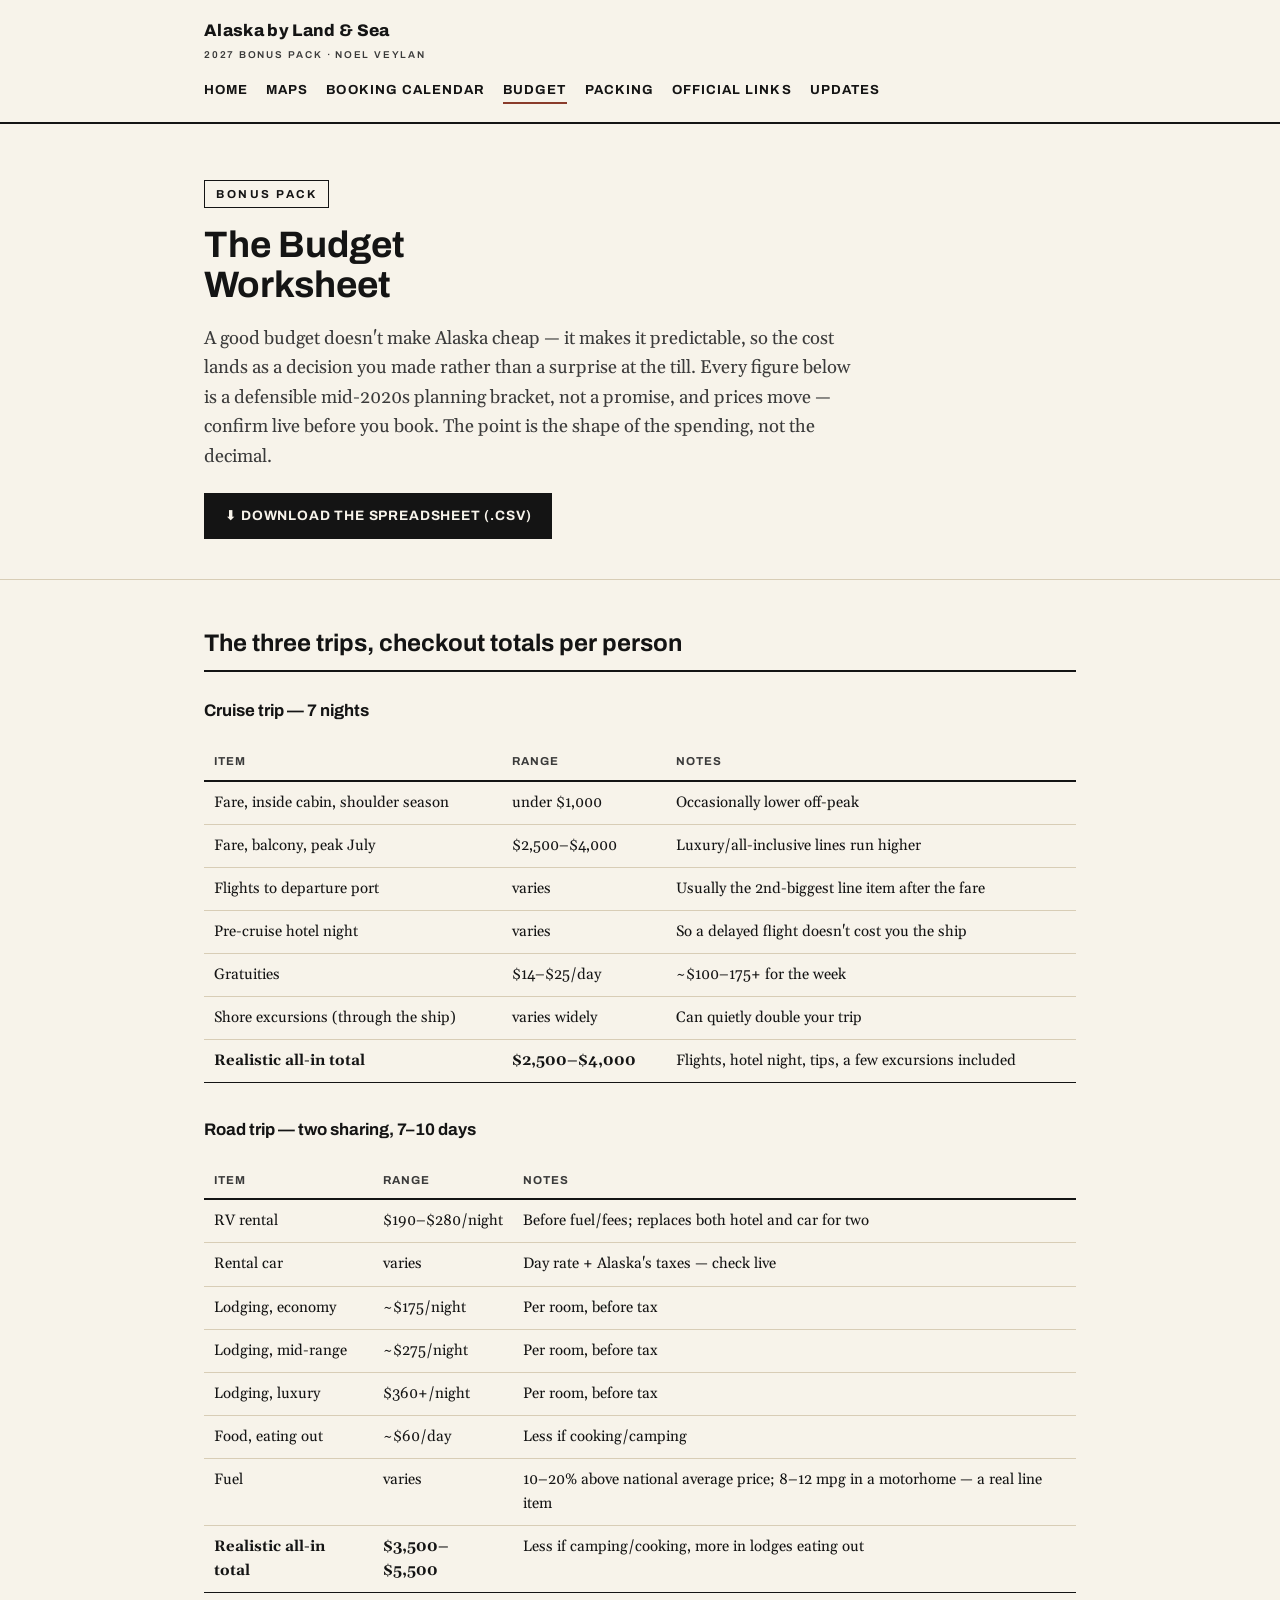
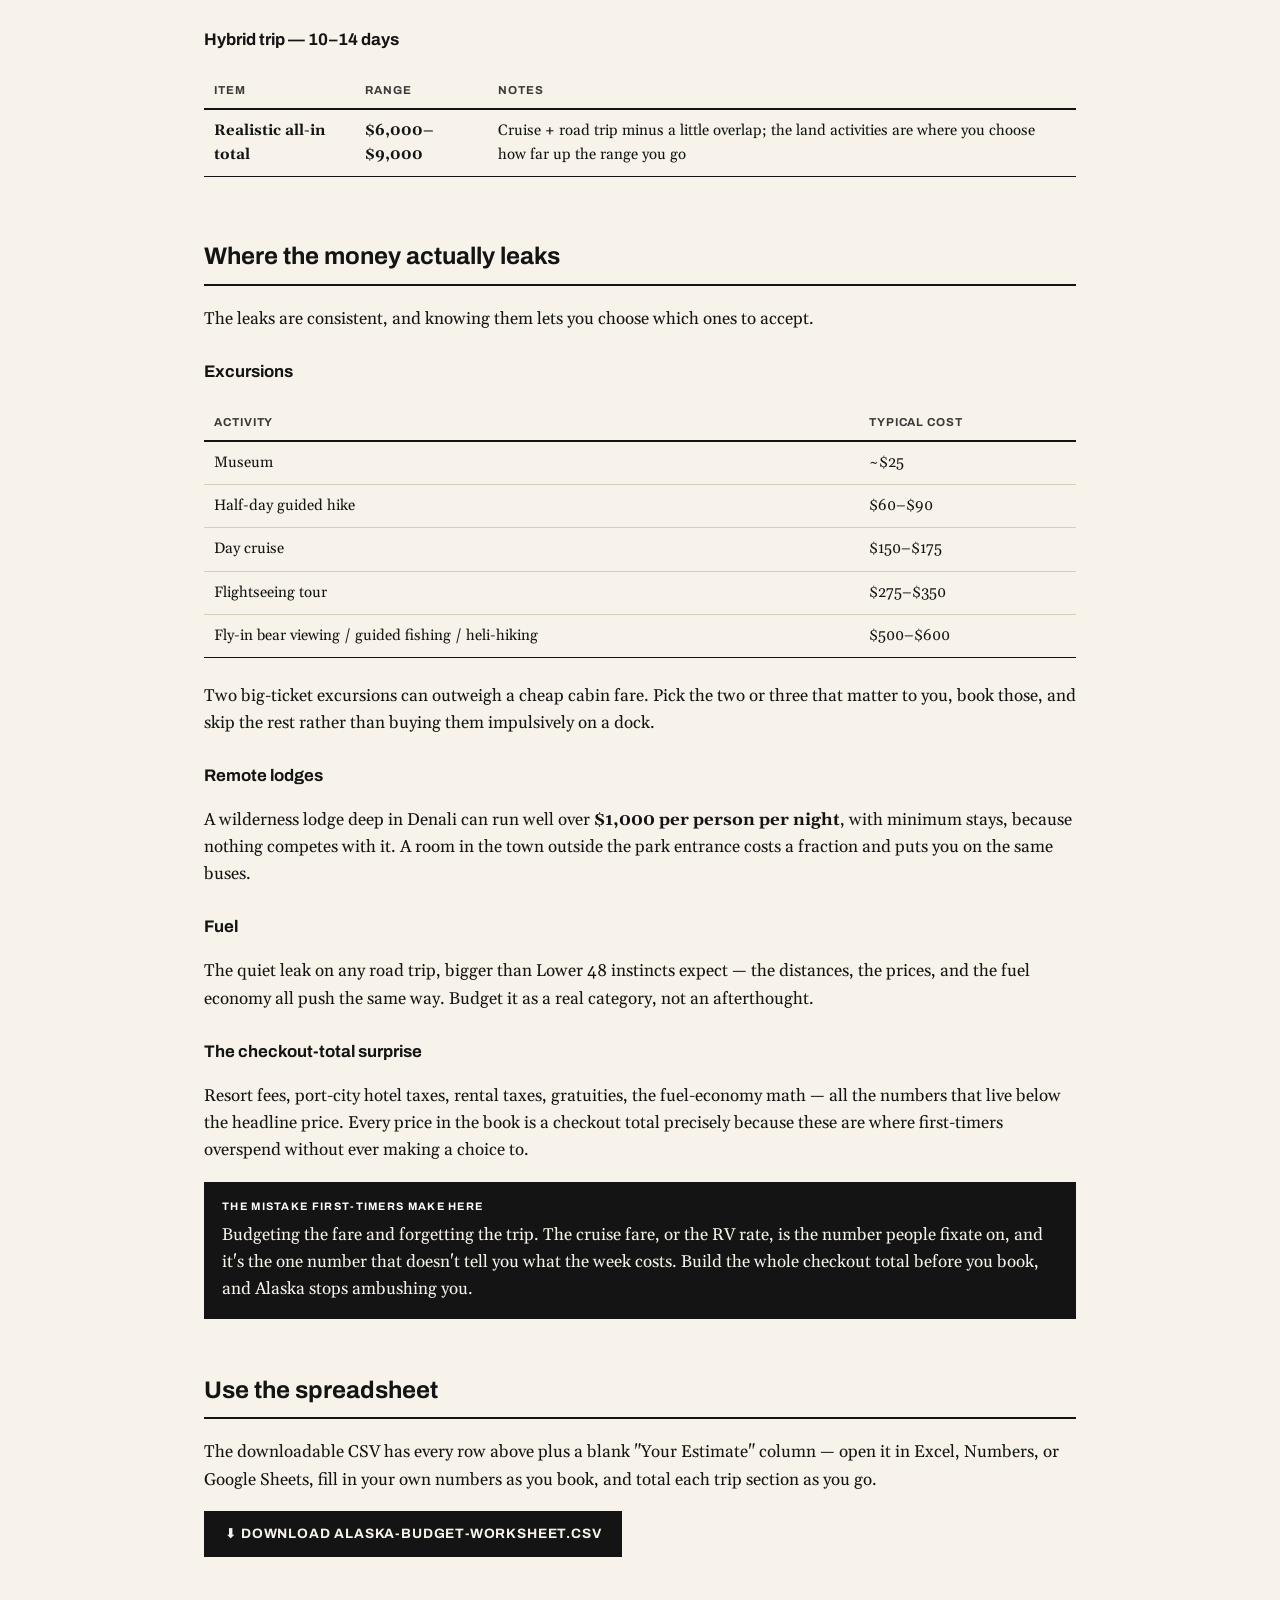
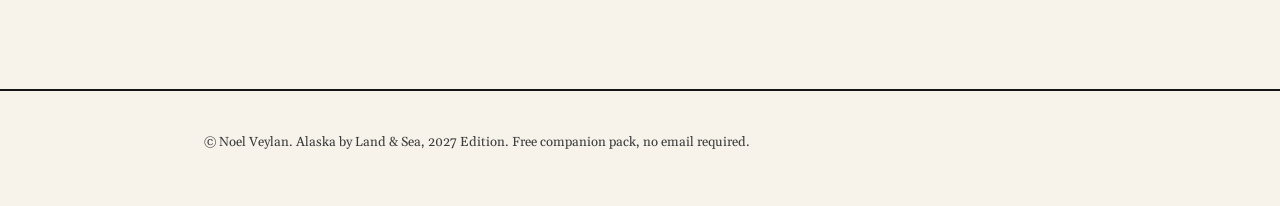
<file: bonus-site/budget.html>
<!doctype html>
<html lang="en">
<head>
<meta charset="utf-8">
<meta name="viewport" content="width=device-width, initial-scale=1">
<title>Budget Worksheet — Alaska by Land &amp; Sea Bonus Pack</title>
<meta name="description" content="The Chapter 5 cost brackets for the cruise, road, and hybrid trips, as checkout totals, plus a downloadable spreadsheet.">
<link rel="stylesheet" href="assets/style.css">
</head>
<body>

<header class="site no-print">
  <div class="wrap">
    <a class="brand" href="index.html">Alaska by Land &amp; Sea<small>2027 Bonus Pack &middot; Noel Veylan</small></a>
    <nav class="site">
      <a href="index.html">Home</a>
      <a href="maps.html">Maps</a>
      <a href="calendar.html">Booking Calendar</a>
      <a href="budget.html" class="active">Budget</a>
      <a href="packing.html">Packing</a>
      <a href="links.html">Official Links</a>
      <a href="updates.html">Updates</a>
    </nav>
  </div>
</header>

<div class="hero no-print">
  <div class="wrap">
    <span class="eyebrow">Bonus Pack</span>
    <h1>The Budget Worksheet</h1>
    <p class="lead">A good budget doesn't make Alaska cheap &mdash; it makes it predictable, so the cost lands as a
    decision you made rather than a surprise at the till. Every figure below is a defensible mid-2020s planning
    bracket, not a promise, and prices move &mdash; confirm live before you book. The point is the shape of the
    spending, not the decimal.</p>
    <div class="hero-actions">
      <a class="btn solid" href="assets/downloads/alaska-budget-worksheet.csv" download>⬇ Download the spreadsheet (.csv)</a>
    </div>
  </div>
</div>

<main>
  <div class="wrap">

    <section class="block">
      <h2 class="h">The three trips, checkout totals per person</h2>

      <h3 class="h">Cruise trip &mdash; 7 nights</h3>
      <div class="tblwrap"><table>
        <tr><th>Item</th><th>Range</th><th>Notes</th></tr>
        <tr><td>Fare, inside cabin, shoulder season</td><td>under $1,000</td><td>Occasionally lower off-peak</td></tr>
        <tr><td>Fare, balcony, peak July</td><td>$2,500&ndash;$4,000</td><td>Luxury/all-inclusive lines run higher</td></tr>
        <tr><td>Flights to departure port</td><td>varies</td><td>Usually the 2nd-biggest line item after the fare</td></tr>
        <tr><td>Pre-cruise hotel night</td><td>varies</td><td>So a delayed flight doesn't cost you the ship</td></tr>
        <tr><td>Gratuities</td><td>$14&ndash;$25/day</td><td>~$100&ndash;175+ for the week</td></tr>
        <tr><td>Shore excursions (through the ship)</td><td>varies widely</td><td>Can quietly double your trip</td></tr>
        <tr><td><strong>Realistic all-in total</strong></td><td><strong>$2,500&ndash;$4,000</strong></td><td>Flights, hotel night, tips, a few excursions included</td></tr>
      </table></div>

      <h3 class="h">Road trip &mdash; two sharing, 7&ndash;10 days</h3>
      <div class="tblwrap"><table>
        <tr><th>Item</th><th>Range</th><th>Notes</th></tr>
        <tr><td>RV rental</td><td>$190&ndash;$280/night</td><td>Before fuel/fees; replaces both hotel and car for two</td></tr>
        <tr><td>Rental car</td><td>varies</td><td>Day rate + Alaska's taxes &mdash; check live</td></tr>
        <tr><td>Lodging, economy</td><td>~$175/night</td><td>Per room, before tax</td></tr>
        <tr><td>Lodging, mid-range</td><td>~$275/night</td><td>Per room, before tax</td></tr>
        <tr><td>Lodging, luxury</td><td>$360+/night</td><td>Per room, before tax</td></tr>
        <tr><td>Food, eating out</td><td>~$60/day</td><td>Less if cooking/camping</td></tr>
        <tr><td>Fuel</td><td>varies</td><td>10&ndash;20% above national average price; 8&ndash;12 mpg in a motorhome &mdash; a real line item</td></tr>
        <tr><td><strong>Realistic all-in total</strong></td><td><strong>$3,500&ndash;$5,500</strong></td><td>Less if camping/cooking, more in lodges eating out</td></tr>
      </table></div>

      <h3 class="h">Hybrid trip &mdash; 10&ndash;14 days</h3>
      <div class="tblwrap"><table>
        <tr><th>Item</th><th>Range</th><th>Notes</th></tr>
        <tr><td><strong>Realistic all-in total</strong></td><td><strong>$6,000&ndash;$9,000</strong></td><td>Cruise + road trip minus a little overlap; the land activities are where you choose how far up the range you go</td></tr>
      </table></div>
    </section>

    <section class="block">
      <h2 class="h">Where the money actually leaks</h2>
      <p>The leaks are consistent, and knowing them lets you choose which ones to accept.</p>

      <h3 class="h">Excursions</h3>
      <div class="tblwrap"><table>
        <tr><th>Activity</th><th>Typical cost</th></tr>
        <tr><td>Museum</td><td>~$25</td></tr>
        <tr><td>Half-day guided hike</td><td>$60&ndash;$90</td></tr>
        <tr><td>Day cruise</td><td>$150&ndash;$175</td></tr>
        <tr><td>Flightseeing tour</td><td>$275&ndash;$350</td></tr>
        <tr><td>Fly-in bear viewing / guided fishing / heli-hiking</td><td>$500&ndash;$600</td></tr>
      </table></div>
      <p>Two big-ticket excursions can outweigh a cheap cabin fare. Pick the two or three that matter to you, book
      those, and skip the rest rather than buying them impulsively on a dock.</p>

      <h3 class="h">Remote lodges</h3>
      <p>A wilderness lodge deep in Denali can run well over <strong>$1,000 per person per night</strong>, with
      minimum stays, because nothing competes with it. A room in the town outside the park entrance costs a fraction
      and puts you on the same buses.</p>

      <h3 class="h">Fuel</h3>
      <p>The quiet leak on any road trip, bigger than Lower&nbsp;48 instincts expect &mdash; the distances, the
      prices, and the fuel economy all push the same way. Budget it as a real category, not an afterthought.</p>

      <h3 class="h">The checkout-total surprise</h3>
      <p>Resort fees, port-city hotel taxes, rental taxes, gratuities, the fuel-economy math &mdash; all the numbers
      that live below the headline price. Every price in the book is a checkout total precisely because these are
      where first-timers overspend without ever making a choice to.</p>

      <div class="callout">
        <span class="lab">The mistake first-timers make here</span>
        <p>Budgeting the fare and forgetting the trip. The cruise fare, or the RV rate, is the number people fixate
        on, and it's the one number that doesn't tell you what the week costs. Build the whole checkout total before
        you book, and Alaska stops ambushing you.</p>
      </div>
    </section>

    <section class="block no-print">
      <h2 class="h">Use the spreadsheet</h2>
      <p>The downloadable CSV has every row above plus a blank "Your Estimate" column &mdash; open it in Excel,
      Numbers, or Google Sheets, fill in your own numbers as you book, and total each trip section as you go.</p>
      <a class="btn solid" href="assets/downloads/alaska-budget-worksheet.csv" download>⬇ Download alaska-budget-worksheet.csv</a>
    </section>

  </div>
</main>

<footer class="site no-print">
  <div class="wrap"><p>&copy; Noel Veylan. Alaska by Land &amp; Sea, 2027 Edition. Free companion pack, no email required.</p></div>
</footer>

</body>
</html>
</file>
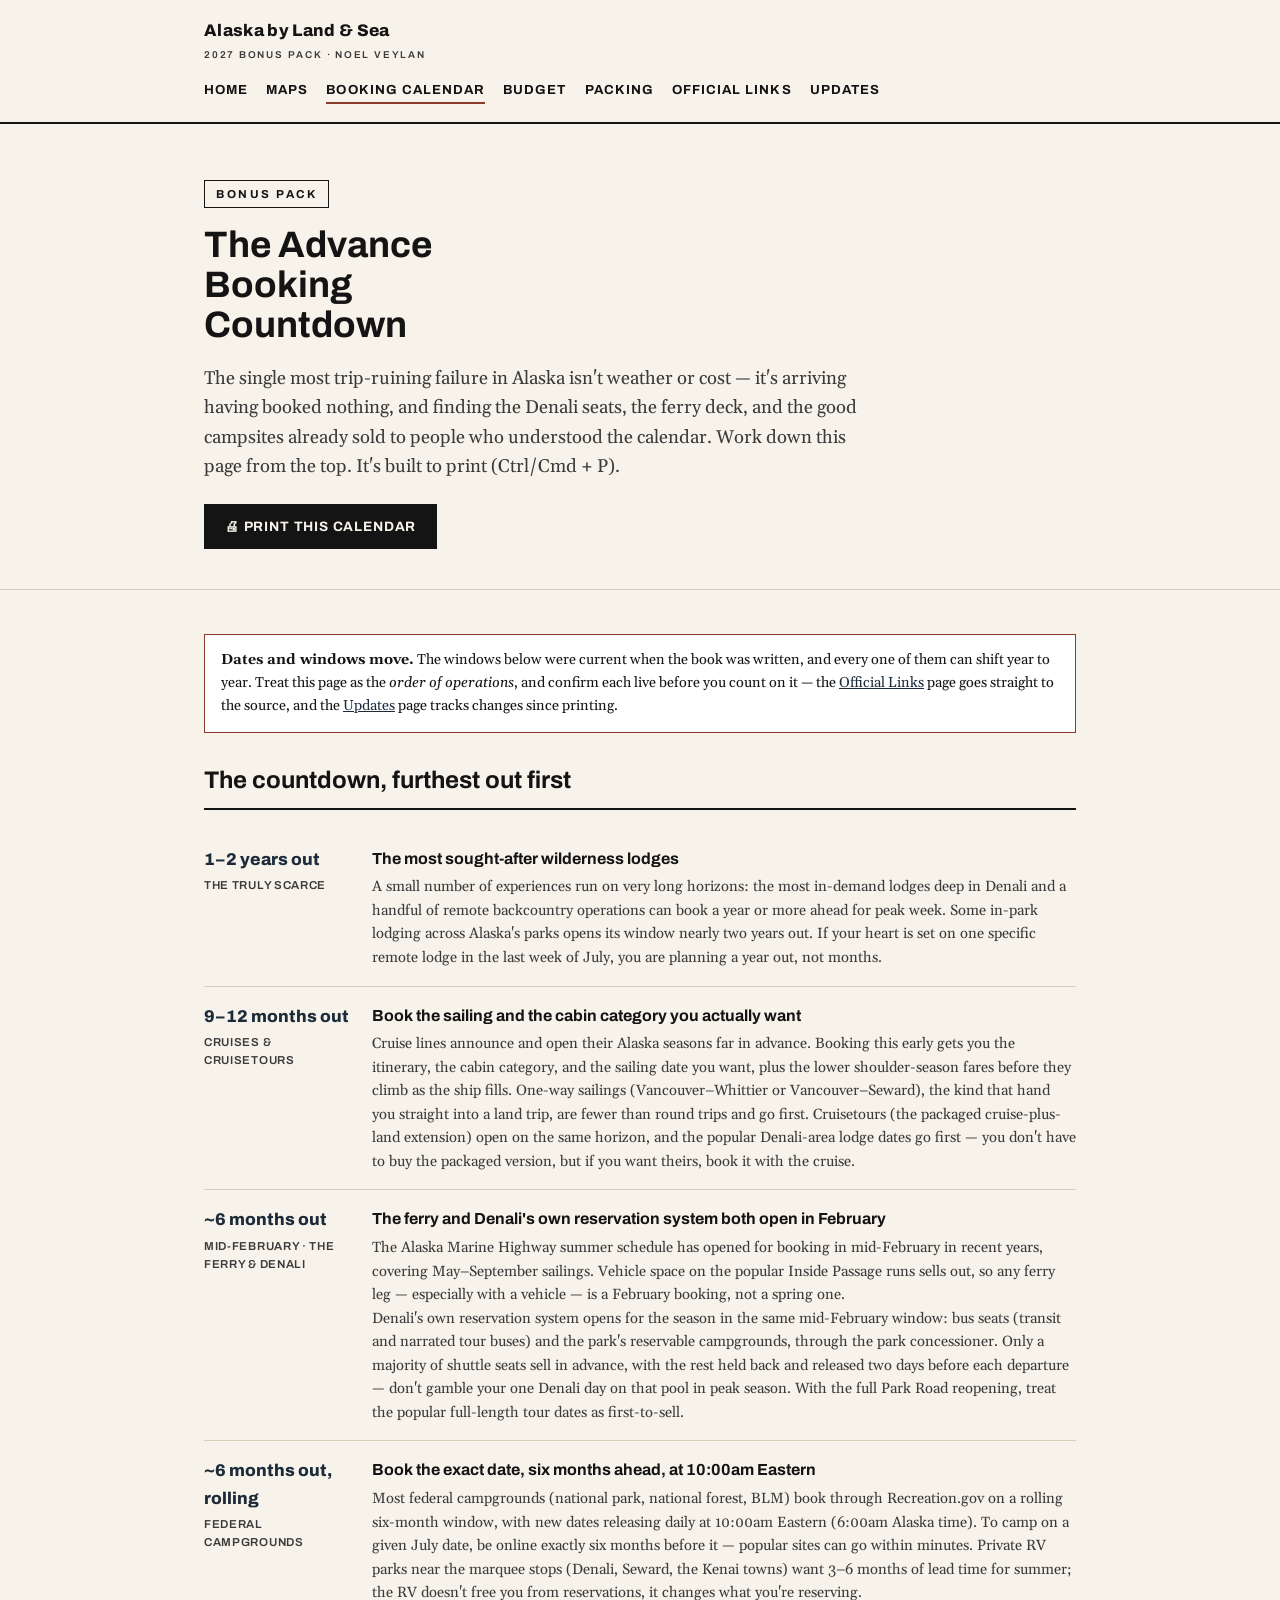
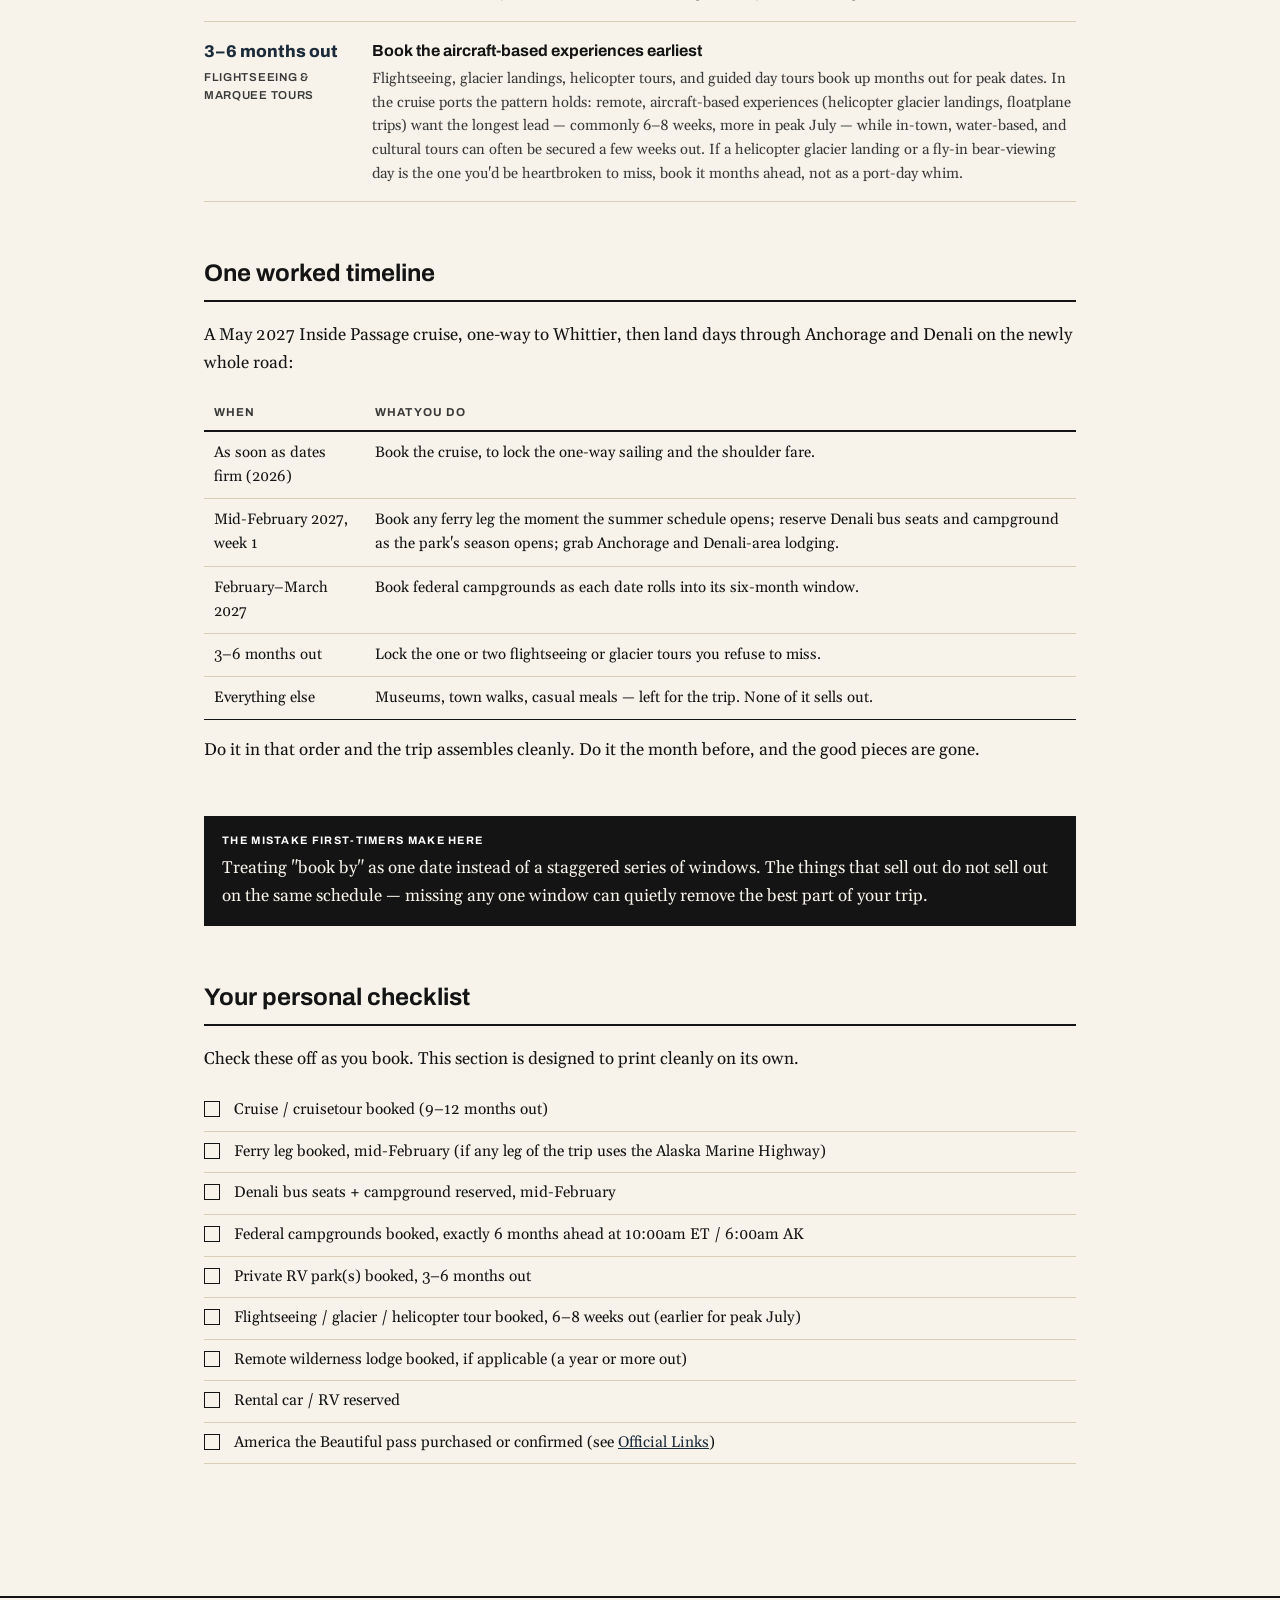
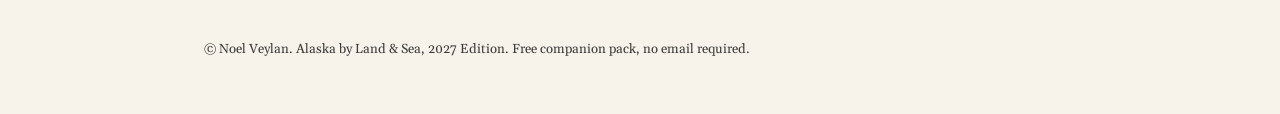
<file: bonus-site/calendar.html>
<!doctype html>
<html lang="en">
<head>
<meta charset="utf-8">
<meta name="viewport" content="width=device-width, initial-scale=1">
<title>Booking Countdown Calendar — Alaska by Land &amp; Sea Bonus Pack</title>
<meta name="description" content="The Chapter 7 booking-window countdown, printable: when to book cruises, the ferry, Denali buses, campgrounds, flightseeing, and remote lodges.">
<link rel="stylesheet" href="assets/style.css">
</head>
<body>

<header class="site no-print">
  <div class="wrap">
    <a class="brand" href="index.html">Alaska by Land &amp; Sea<small>2027 Bonus Pack &middot; Noel Veylan</small></a>
    <nav class="site">
      <a href="index.html">Home</a>
      <a href="maps.html">Maps</a>
      <a href="calendar.html" class="active">Booking Calendar</a>
      <a href="budget.html">Budget</a>
      <a href="packing.html">Packing</a>
      <a href="links.html">Official Links</a>
      <a href="updates.html">Updates</a>
    </nav>
  </div>
</header>

<div class="hero no-print">
  <div class="wrap">
    <span class="eyebrow">Bonus Pack</span>
    <h1>The Advance Booking Countdown</h1>
    <p class="lead">The single most trip-ruining failure in Alaska isn't weather or cost &mdash; it's arriving having
    booked nothing, and finding the Denali seats, the ferry deck, and the good campsites already sold to people who
    understood the calendar. Work down this page from the top. It's built to print (Ctrl/Cmd&nbsp;+&nbsp;P).</p>
    <div class="hero-actions"><a class="btn solid" href="#" onclick="window.print();return false;">🖨 Print this calendar</a></div>
  </div>
</div>

<main>
  <div class="wrap">

    <div class="notice warn" style="margin-bottom:28px;">
      <strong>Dates and windows move.</strong> The windows below were current when the book was written, and every
      one of them can shift year to year. Treat this page as the <em>order of operations</em>, and confirm each
      live before you count on it &mdash; the <a href="links.html">Official Links</a> page goes straight to the
      source, and the <a href="updates.html">Updates</a> page tracks changes since printing.
    </div>

    <section class="block">
      <h2 class="h">The countdown, furthest out first</h2>

      <div class="tl-item">
        <div class="tl-when">1&ndash;2 years out<small>the truly scarce</small></div>
        <div class="tl-what">
          <h4>The most sought-after wilderness lodges</h4>
          <p>A small number of experiences run on very long horizons: the most in-demand lodges deep in Denali and a
          handful of remote backcountry operations can book a year or more ahead for peak week. Some in-park lodging
          across Alaska's parks opens its window nearly two years out. If your heart is set on one specific remote
          lodge in the last week of July, you are planning a year out, not months.</p>
        </div>
      </div>

      <div class="tl-item">
        <div class="tl-when">9&ndash;12 months out<small>cruises &amp; cruisetours</small></div>
        <div class="tl-what">
          <h4>Book the sailing and the cabin category you actually want</h4>
          <p>Cruise lines announce and open their Alaska seasons far in advance. Booking this early gets you the
          itinerary, the cabin category, and the sailing date you want, plus the lower shoulder-season fares before
          they climb as the ship fills. One-way sailings (Vancouver&ndash;Whittier or Vancouver&ndash;Seward), the
          kind that hand you straight into a land trip, are fewer than round trips and go first. Cruisetours (the
          packaged cruise-plus-land extension) open on the same horizon, and the popular Denali-area lodge dates go
          first &mdash; you don't have to buy the packaged version, but if you want theirs, book it with the cruise.</p>
        </div>
      </div>

      <div class="tl-item">
        <div class="tl-when">~6 months out<small>mid-February &middot; the ferry &amp; Denali</small></div>
        <div class="tl-what">
          <h4>The ferry and Denali's own reservation system both open in February</h4>
          <p>The Alaska Marine Highway summer schedule has opened for booking in mid-February in recent years,
          covering May&ndash;September sailings. Vehicle space on the popular Inside Passage runs sells out, so any
          ferry leg &mdash; especially with a vehicle &mdash; is a February booking, not a spring one.</p>
          <p>Denali's own reservation system opens for the season in the same mid-February window: bus seats
          (transit and narrated tour buses) and the park's reservable campgrounds, through the park concessioner.
          Only a majority of shuttle seats sell in advance, with the rest held back and released two days before
          each departure &mdash; don't gamble your one Denali day on that pool in peak season. With the full Park
          Road reopening, treat the popular full-length tour dates as first-to-sell.</p>
        </div>
      </div>

      <div class="tl-item">
        <div class="tl-when">~6 months out, rolling<small>federal campgrounds</small></div>
        <div class="tl-what">
          <h4>Book the exact date, six months ahead, at 10:00am Eastern</h4>
          <p>Most federal campgrounds (national park, national forest, BLM) book through Recreation.gov on a rolling
          six-month window, with new dates releasing daily at 10:00am Eastern (6:00am Alaska time). To camp on a
          given July date, be online exactly six months before it &mdash; popular sites can go within minutes.
          Private RV parks near the marquee stops (Denali, Seward, the Kenai towns) want 3&ndash;6 months of lead
          time for summer; the RV doesn't free you from reservations, it changes what you're reserving.</p>
        </div>
      </div>

      <div class="tl-item">
        <div class="tl-when">3&ndash;6 months out<small>flightseeing &amp; marquee tours</small></div>
        <div class="tl-what">
          <h4>Book the aircraft-based experiences earliest</h4>
          <p>Flightseeing, glacier landings, helicopter tours, and guided day tours book up months out for peak
          dates. In the cruise ports the pattern holds: remote, aircraft-based experiences (helicopter glacier
          landings, floatplane trips) want the longest lead &mdash; commonly 6&ndash;8 weeks, more in peak July
          &mdash; while in-town, water-based, and cultural tours can often be secured a few weeks out. If a
          helicopter glacier landing or a fly-in bear-viewing day is the one you'd be heartbroken to miss, book it
          months ahead, not as a port-day whim.</p>
        </div>
      </div>

    </section>

    <section class="block">
      <h2 class="h">One worked timeline</h2>
      <p>A May 2027 Inside Passage cruise, one-way to Whittier, then land days through Anchorage and Denali on the
      newly whole road:</p>
      <table>
        <tr><th>When</th><th>What you do</th></tr>
        <tr><td>As soon as dates firm (2026)</td><td>Book the cruise, to lock the one-way sailing and the shoulder fare.</td></tr>
        <tr><td>Mid-February 2027, week 1</td><td>Book any ferry leg the moment the summer schedule opens; reserve Denali bus seats and campground as the park's season opens; grab Anchorage and Denali-area lodging.</td></tr>
        <tr><td>February&ndash;March 2027</td><td>Book federal campgrounds as each date rolls into its six-month window.</td></tr>
        <tr><td>3&ndash;6 months out</td><td>Lock the one or two flightseeing or glacier tours you refuse to miss.</td></tr>
        <tr><td>Everything else</td><td>Museums, town walks, casual meals &mdash; left for the trip. None of it sells out.</td></tr>
      </table>
      <p>Do it in that order and the trip assembles cleanly. Do it the month before, and the good pieces are gone.</p>
    </section>

    <section class="block no-print">
      <div class="callout">
        <span class="lab">The mistake first-timers make here</span>
        <p>Treating "book by" as one date instead of a staggered series of windows. The things that sell out do not
        sell out on the same schedule &mdash; missing any one window can quietly remove the best part of your trip.</p>
      </div>
    </section>

    <section class="block">
      <h2 class="h">Your personal checklist</h2>
      <p class="no-print">Check these off as you book. This section is designed to print cleanly on its own.</p>
      <ul class="checklist">
        <li>Cruise / cruisetour booked (9&ndash;12 months out)</li>
        <li>Ferry leg booked, mid-February (if any leg of the trip uses the Alaska Marine Highway)</li>
        <li>Denali bus seats + campground reserved, mid-February</li>
        <li>Federal campgrounds booked, exactly 6 months ahead at 10:00am ET / 6:00am AK</li>
        <li>Private RV park(s) booked, 3&ndash;6 months out</li>
        <li>Flightseeing / glacier / helicopter tour booked, 6&ndash;8 weeks out (earlier for peak July)</li>
        <li>Remote wilderness lodge booked, if applicable (a year or more out)</li>
        <li>Rental car / RV reserved</li>
        <li>America the Beautiful pass purchased or confirmed (see <a href="links.html">Official Links</a>)</li>
      </ul>
    </section>

  </div>
</main>

<footer class="site no-print">
  <div class="wrap"><p>&copy; Noel Veylan. Alaska by Land &amp; Sea, 2027 Edition. Free companion pack, no email required.</p></div>
</footer>

</body>
</html>
</file>
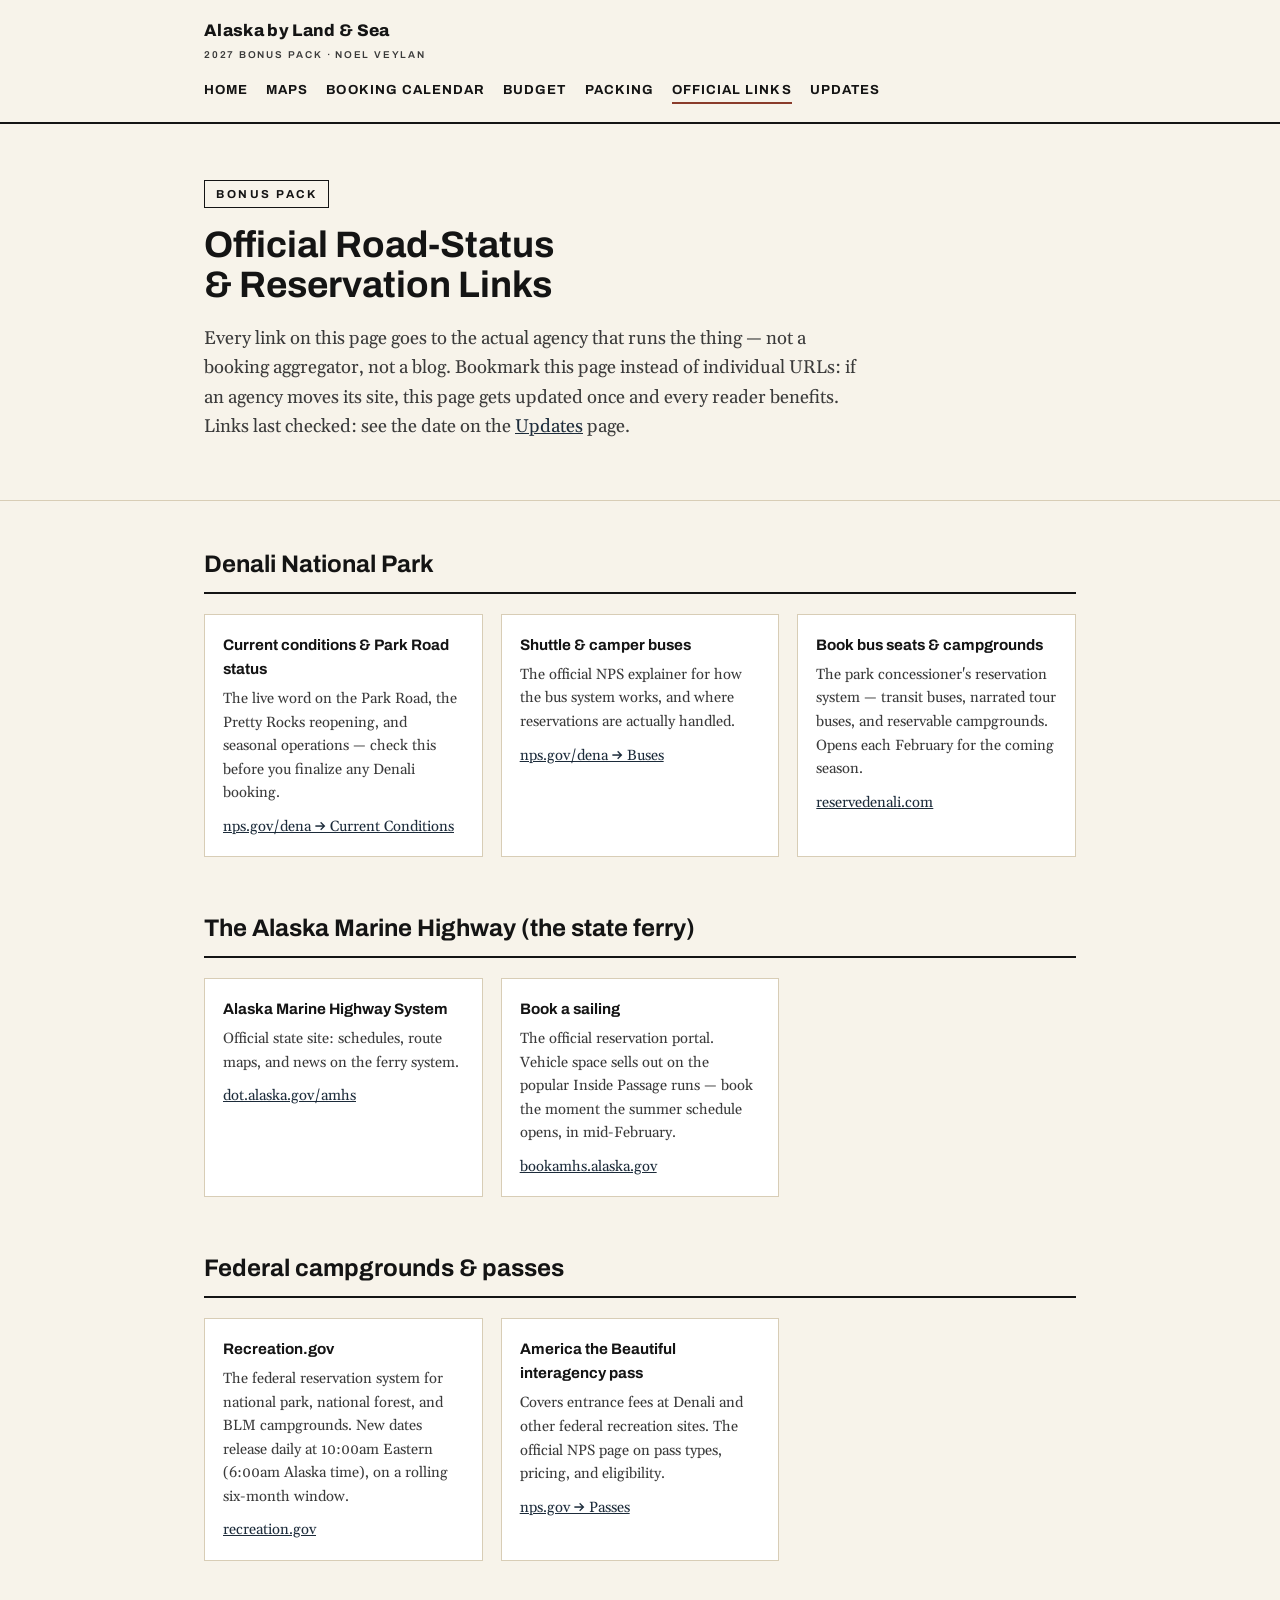
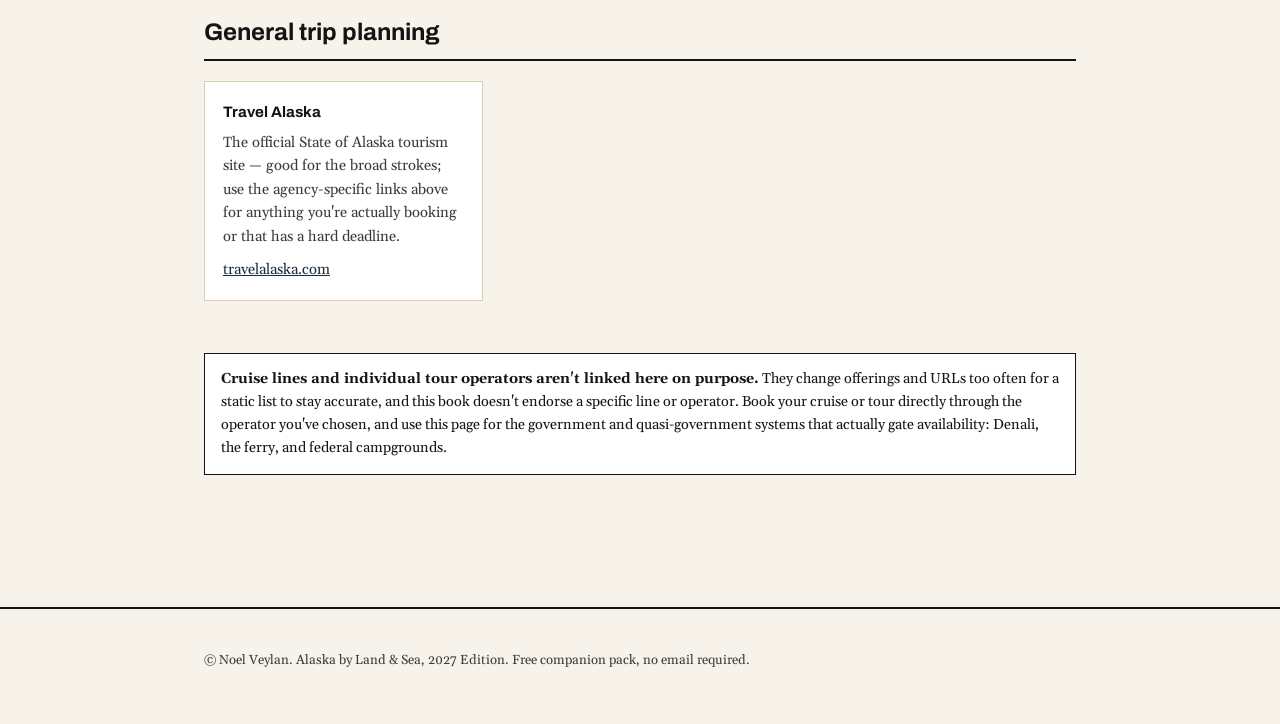
<file: bonus-site/links.html>
<!doctype html>
<html lang="en">
<head>
<meta charset="utf-8">
<meta name="viewport" content="width=device-width, initial-scale=1">
<title>Official Links — Alaska by Land &amp; Sea Bonus Pack</title>
<meta name="description" content="A checked list of the real reservation and status pages for Denali, the Alaska Marine Highway ferry, federal campgrounds, and more.">
<link rel="stylesheet" href="assets/style.css">
</head>
<body>

<header class="site">
  <div class="wrap">
    <a class="brand" href="index.html">Alaska by Land &amp; Sea<small>2027 Bonus Pack &middot; Noel Veylan</small></a>
    <nav class="site">
      <a href="index.html">Home</a>
      <a href="maps.html">Maps</a>
      <a href="calendar.html">Booking Calendar</a>
      <a href="budget.html">Budget</a>
      <a href="packing.html">Packing</a>
      <a href="links.html" class="active">Official Links</a>
      <a href="updates.html">Updates</a>
    </nav>
  </div>
</header>

<div class="hero">
  <div class="wrap">
    <span class="eyebrow">Bonus Pack</span>
    <h1>Official Road-Status &amp; Reservation Links</h1>
    <p class="lead">Every link on this page goes to the actual agency that runs the thing &mdash; not a booking
    aggregator, not a blog. Bookmark this page instead of individual URLs: if an agency moves its site, this page
    gets updated once and every reader benefits. Links last checked: see the date on the <a href="updates.html">Updates</a> page.</p>
  </div>
</div>

<main>
  <div class="wrap">

    <section class="block">
      <h2 class="h">Denali National Park</h2>
      <div class="grid">
        <div class="card">
          <h4>Current conditions &amp; Park Road status</h4>
          <p>The live word on the Park Road, the Pretty Rocks reopening, and seasonal operations &mdash; check this before you finalize any Denali booking.</p>
          <p style="margin-top:10px;"><a href="https://www.nps.gov/dena/planyourvisit/conditions.htm" target="_blank" rel="noopener">nps.gov/dena &rarr; Current Conditions</a></p>
        </div>
        <div class="card">
          <h4>Shuttle &amp; camper buses</h4>
          <p>The official NPS explainer for how the bus system works, and where reservations are actually handled.</p>
          <p style="margin-top:10px;"><a href="https://www.nps.gov/dena/planyourvisit/shuttles.htm" target="_blank" rel="noopener">nps.gov/dena &rarr; Buses</a></p>
        </div>
        <div class="card">
          <h4>Book bus seats &amp; campgrounds</h4>
          <p>The park concessioner's reservation system &mdash; transit buses, narrated tour buses, and reservable campgrounds. Opens each February for the coming season.</p>
          <p style="margin-top:10px;"><a href="https://www.reservedenali.com" target="_blank" rel="noopener">reservedenali.com</a></p>
        </div>
      </div>
    </section>

    <section class="block">
      <h2 class="h">The Alaska Marine Highway (the state ferry)</h2>
      <div class="grid">
        <div class="card">
          <h4>Alaska Marine Highway System</h4>
          <p>Official state site: schedules, route maps, and news on the ferry system.</p>
          <p style="margin-top:10px;"><a href="https://dot.alaska.gov/amhs/" target="_blank" rel="noopener">dot.alaska.gov/amhs</a></p>
        </div>
        <div class="card">
          <h4>Book a sailing</h4>
          <p>The official reservation portal. Vehicle space sells out on the popular Inside Passage runs &mdash; book the moment the summer schedule opens, in mid-February.</p>
          <p style="margin-top:10px;"><a href="https://bookamhs.alaska.gov" target="_blank" rel="noopener">bookamhs.alaska.gov</a></p>
        </div>
      </div>
    </section>

    <section class="block">
      <h2 class="h">Federal campgrounds &amp; passes</h2>
      <div class="grid">
        <div class="card">
          <h4>Recreation.gov</h4>
          <p>The federal reservation system for national park, national forest, and BLM campgrounds. New dates release daily at 10:00am Eastern (6:00am Alaska time), on a rolling six-month window.</p>
          <p style="margin-top:10px;"><a href="https://www.recreation.gov" target="_blank" rel="noopener">recreation.gov</a></p>
        </div>
        <div class="card">
          <h4>America the Beautiful interagency pass</h4>
          <p>Covers entrance fees at Denali and other federal recreation sites. The official NPS page on pass types, pricing, and eligibility.</p>
          <p style="margin-top:10px;"><a href="https://www.nps.gov/planyourvisit/passes.htm" target="_blank" rel="noopener">nps.gov &rarr; Passes</a></p>
        </div>
      </div>
    </section>

    <section class="block">
      <h2 class="h">General trip planning</h2>
      <div class="grid">
        <div class="card">
          <h4>Travel Alaska</h4>
          <p>The official State of Alaska tourism site &mdash; good for the broad strokes; use the agency-specific links above for anything you're actually booking or that has a hard deadline.</p>
          <p style="margin-top:10px;"><a href="https://www.travelalaska.com" target="_blank" rel="noopener">travelalaska.com</a></p>
        </div>
      </div>
    </section>

    <section class="block">
      <div class="notice">
        <strong>Cruise lines and individual tour operators aren't linked here on purpose.</strong> They change
        offerings and URLs too often for a static list to stay accurate, and this book doesn't endorse a specific
        line or operator. Book your cruise or tour directly through the operator you've chosen, and use this page
        for the government and quasi-government systems that actually gate availability: Denali, the ferry, and
        federal campgrounds.
      </div>
    </section>

  </div>
</main>

<footer class="site">
  <div class="wrap"><p>&copy; Noel Veylan. Alaska by Land &amp; Sea, 2027 Edition. Free companion pack, no email required.</p></div>
</footer>

</body>
</html>
</file>
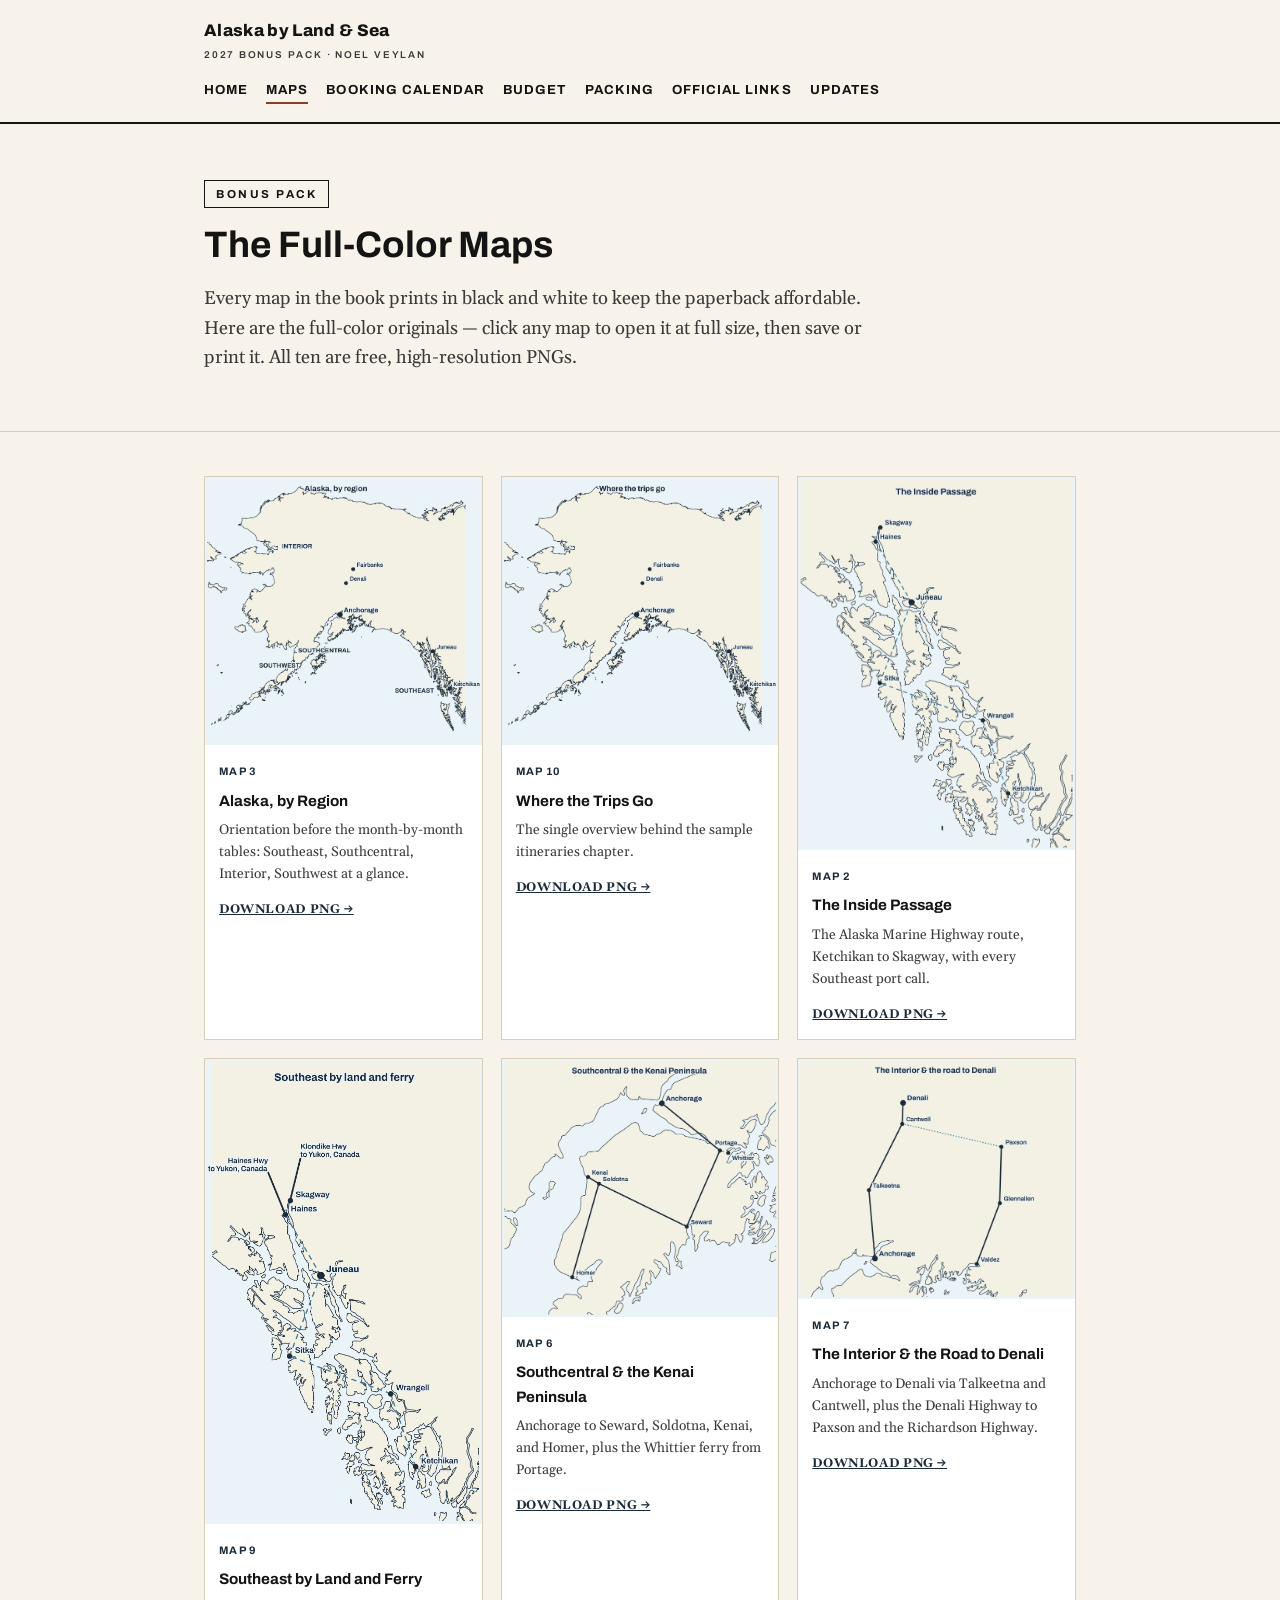
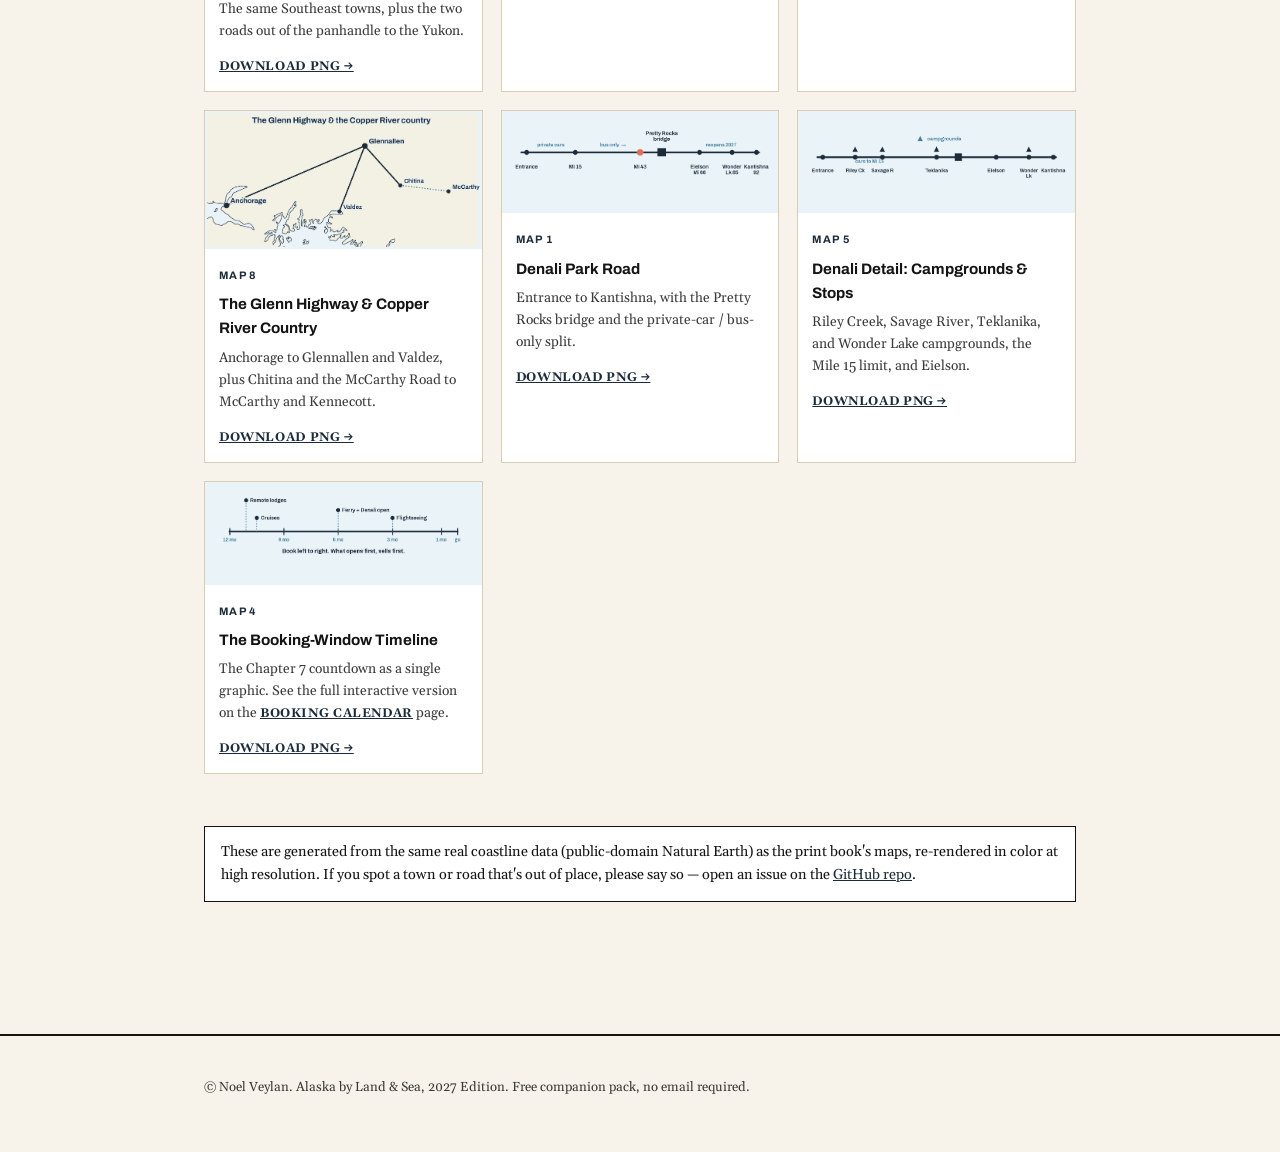
<file: bonus-site/maps.html>
<!doctype html>
<html lang="en">
<head>
<meta charset="utf-8">
<meta name="viewport" content="width=device-width, initial-scale=1">
<title>Full-Color Maps — Alaska by Land &amp; Sea Bonus Pack</title>
<meta name="description" content="The full-color versions of every map in Alaska by Land & Sea 2027, ready to zoom, print, or download.">
<link rel="stylesheet" href="assets/style.css">
</head>
<body>

<header class="site">
  <div class="wrap">
    <a class="brand" href="index.html">Alaska by Land &amp; Sea<small>2027 Bonus Pack &middot; Noel Veylan</small></a>
    <nav class="site">
      <a href="index.html">Home</a>
      <a href="maps.html" class="active">Maps</a>
      <a href="calendar.html">Booking Calendar</a>
      <a href="budget.html">Budget</a>
      <a href="packing.html">Packing</a>
      <a href="links.html">Official Links</a>
      <a href="updates.html">Updates</a>
    </nav>
  </div>
</header>

<div class="hero">
  <div class="wrap">
    <span class="eyebrow">Bonus Pack</span>
    <h1>The Full-Color Maps</h1>
    <p class="lead">Every map in the book prints in black and white to keep the paperback affordable. Here are the
    full-color originals &mdash; click any map to open it at full size, then save or print it. All ten are free,
    high-resolution PNGs.</p>
  </div>
</div>

<main>
  <div class="wrap">
    <section class="block">
      <div class="grid">

        <div class="mapcard">
          <a class="art" href="assets/maps/alaska_overview.png" target="_blank" rel="noopener"><img src="assets/maps/alaska_overview.png" alt="Alaska overview map with regions labeled and main road and cruise corridors"></a>
          <div class="cap"><span class="tag">Map 3</span><h4>Alaska, by Region</h4>
          <p>Orientation before the month-by-month tables: Southeast, Southcentral, Interior, Southwest at a glance.</p>
          <a href="assets/maps/alaska_overview.png" download>Download PNG →</a></div>
        </div>

        <div class="mapcard">
          <a class="art" href="assets/maps/itineraries_overview.png" target="_blank" rel="noopener"><img src="assets/maps/itineraries_overview.png" alt="Overview map showing where the sample itineraries go"></a>
          <div class="cap"><span class="tag">Map 10</span><h4>Where the Trips Go</h4>
          <p>The single overview behind the sample itineraries chapter.</p>
          <a href="assets/maps/itineraries_overview.png" download>Download PNG →</a></div>
        </div>

        <div class="mapcard">
          <a class="art" href="assets/maps/inside_passage.png" target="_blank" rel="noopener"><img src="assets/maps/inside_passage.png" alt="The Inside Passage ferry and cruise route map"></a>
          <div class="cap"><span class="tag">Map 2</span><h4>The Inside Passage</h4>
          <p>The Alaska Marine Highway route, Ketchikan to Skagway, with every Southeast port call.</p>
          <a href="assets/maps/inside_passage.png" download>Download PNG →</a></div>
        </div>

        <div class="mapcard">
          <a class="art" href="assets/maps/southeast.png" target="_blank" rel="noopener"><img src="assets/maps/southeast.png" alt="Southeast Alaska by land and ferry, with the Haines and Skagway road connections to Canada"></a>
          <div class="cap"><span class="tag">Map 9</span><h4>Southeast by Land and Ferry</h4>
          <p>The same Southeast towns, plus the two roads out of the panhandle to the Yukon.</p>
          <a href="assets/maps/southeast.png" download>Download PNG →</a></div>
        </div>

        <div class="mapcard">
          <a class="art" href="assets/maps/kenai.png" target="_blank" rel="noopener"><img src="assets/maps/kenai.png" alt="Southcentral Alaska and the Kenai Peninsula map"></a>
          <div class="cap"><span class="tag">Map 6</span><h4>Southcentral &amp; the Kenai Peninsula</h4>
          <p>Anchorage to Seward, Soldotna, Kenai, and Homer, plus the Whittier ferry from Portage.</p>
          <a href="assets/maps/kenai.png" download>Download PNG →</a></div>
        </div>

        <div class="mapcard">
          <a class="art" href="assets/maps/interior.png" target="_blank" rel="noopener"><img src="assets/maps/interior.png" alt="The Interior and the road to Denali map"></a>
          <div class="cap"><span class="tag">Map 7</span><h4>The Interior &amp; the Road to Denali</h4>
          <p>Anchorage to Denali via Talkeetna and Cantwell, plus the Denali Highway to Paxson and the Richardson Highway.</p>
          <a href="assets/maps/interior.png" download>Download PNG →</a></div>
        </div>

        <div class="mapcard">
          <a class="art" href="assets/maps/copper_river.png" target="_blank" rel="noopener"><img src="assets/maps/copper_river.png" alt="The Glenn Highway and Copper River country map"></a>
          <div class="cap"><span class="tag">Map 8</span><h4>The Glenn Highway &amp; Copper River Country</h4>
          <p>Anchorage to Glennallen and Valdez, plus Chitina and the McCarthy Road to McCarthy and Kennecott.</p>
          <a href="assets/maps/copper_river.png" download>Download PNG →</a></div>
        </div>

        <div class="mapcard">
          <a class="art" href="assets/maps/denali_road.png" target="_blank" rel="noopener"><img src="assets/maps/denali_road.png" alt="Denali Park Road diagram, entrance to Kantishna"></a>
          <div class="cap"><span class="tag">Map 1</span><h4>Denali Park Road</h4>
          <p>Entrance to Kantishna, with the Pretty Rocks bridge and the private-car / bus-only split.</p>
          <a href="assets/maps/denali_road.png" download>Download PNG →</a></div>
        </div>

        <div class="mapcard">
          <a class="art" href="assets/maps/denali_detail.png" target="_blank" rel="noopener"><img src="assets/maps/denali_detail.png" alt="Denali Park Road detail map with campgrounds"></a>
          <div class="cap"><span class="tag">Map 5</span><h4>Denali Detail: Campgrounds &amp; Stops</h4>
          <p>Riley Creek, Savage River, Teklanika, and Wonder Lake campgrounds, the Mile 15 limit, and Eielson.</p>
          <a href="assets/maps/denali_detail.png" download>Download PNG →</a></div>
        </div>

        <div class="mapcard">
          <a class="art" href="assets/maps/booking_timeline.png" target="_blank" rel="noopener"><img src="assets/maps/booking_timeline.png" alt="Booking window timeline graphic"></a>
          <div class="cap"><span class="tag">Map 4</span><h4>The Booking-Window Timeline</h4>
          <p>The Chapter 7 countdown as a single graphic. See the full interactive version on the <a href="calendar.html">Booking Calendar</a> page.</p>
          <a href="assets/maps/booking_timeline.png" download>Download PNG →</a></div>
        </div>

      </div>
    </section>

    <section class="block">
      <div class="notice">These are generated from the same real coastline data (public-domain Natural Earth)
        as the print book's maps, re-rendered in color at high resolution. If you spot a town or road that's out of
        place, please say so &mdash; open an issue on the <a href="https://github.com/YOUR-USERNAME/alaska-bonus-pack">GitHub repo</a>.</div>
    </section>
  </div>
</main>

<footer class="site">
  <div class="wrap"><p>&copy; Noel Veylan. Alaska by Land &amp; Sea, 2027 Edition. Free companion pack, no email required.</p></div>
</footer>

</body>
</html>
</file>
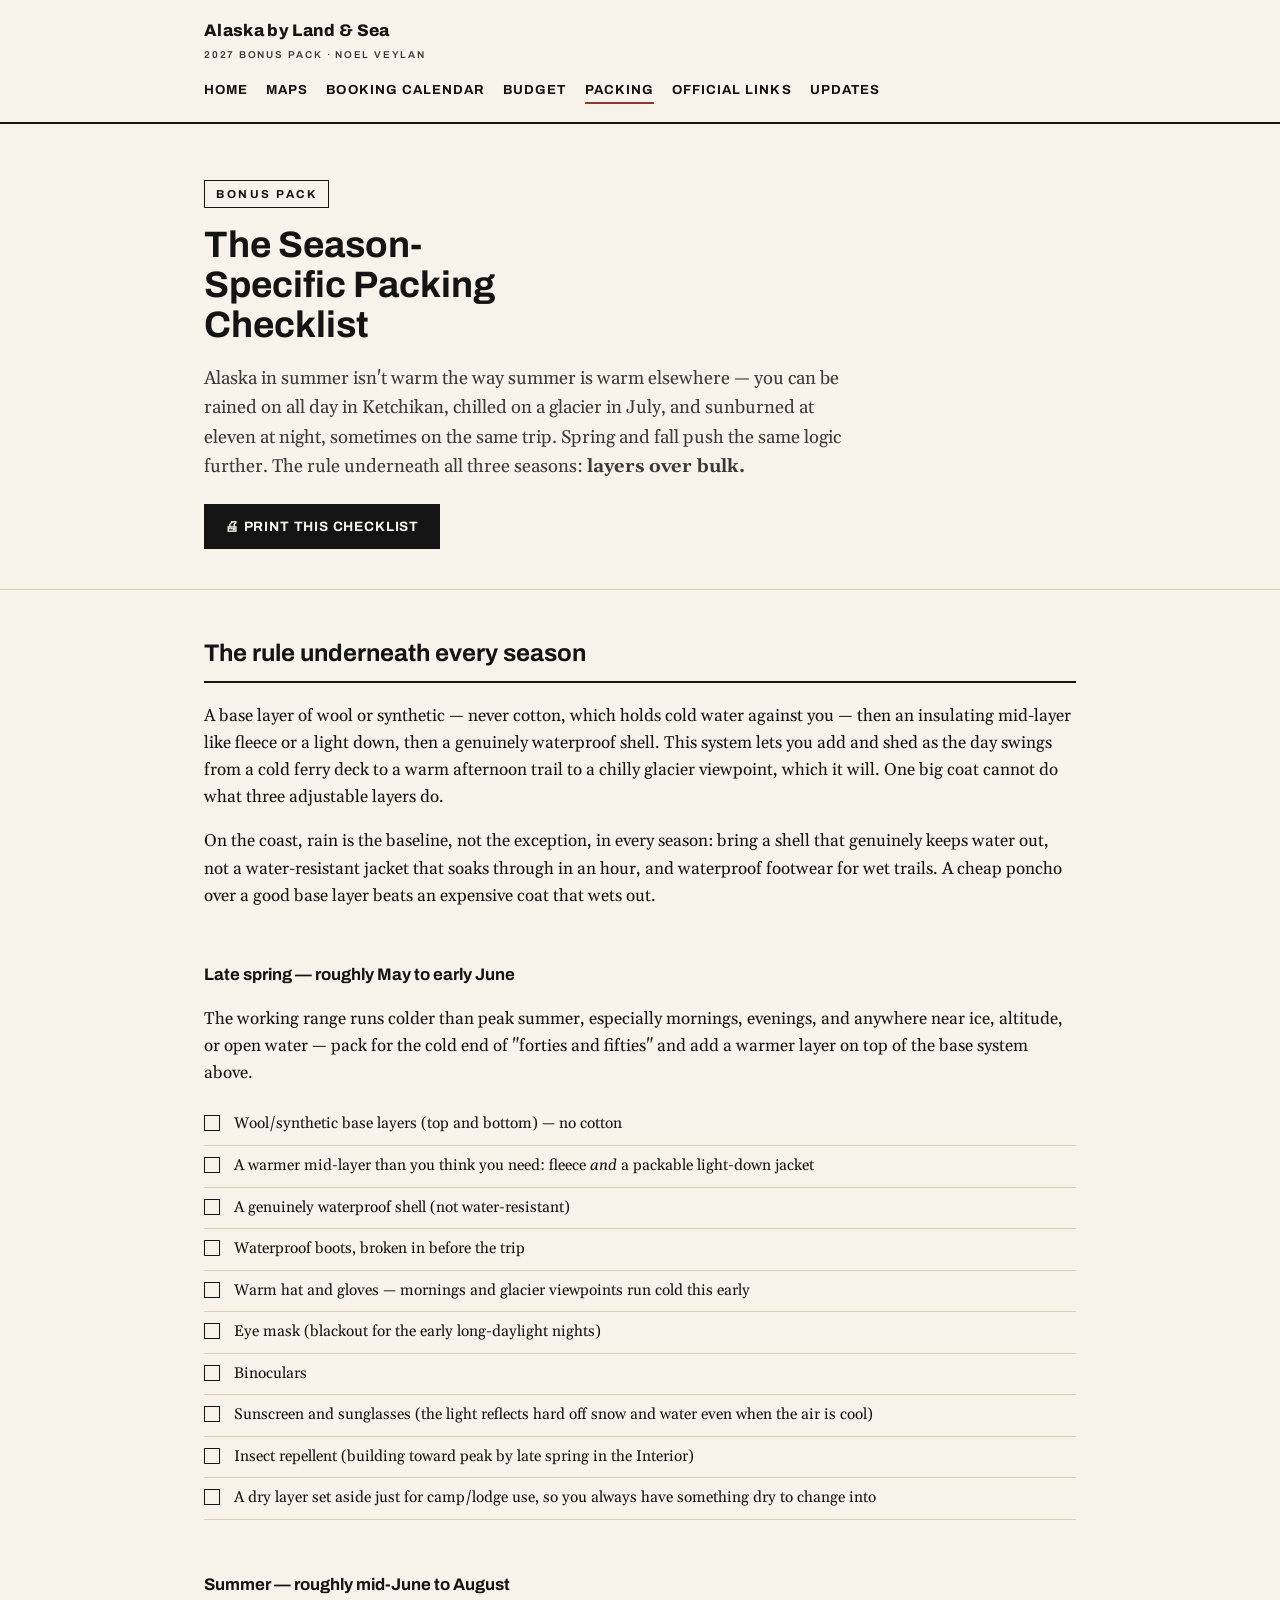
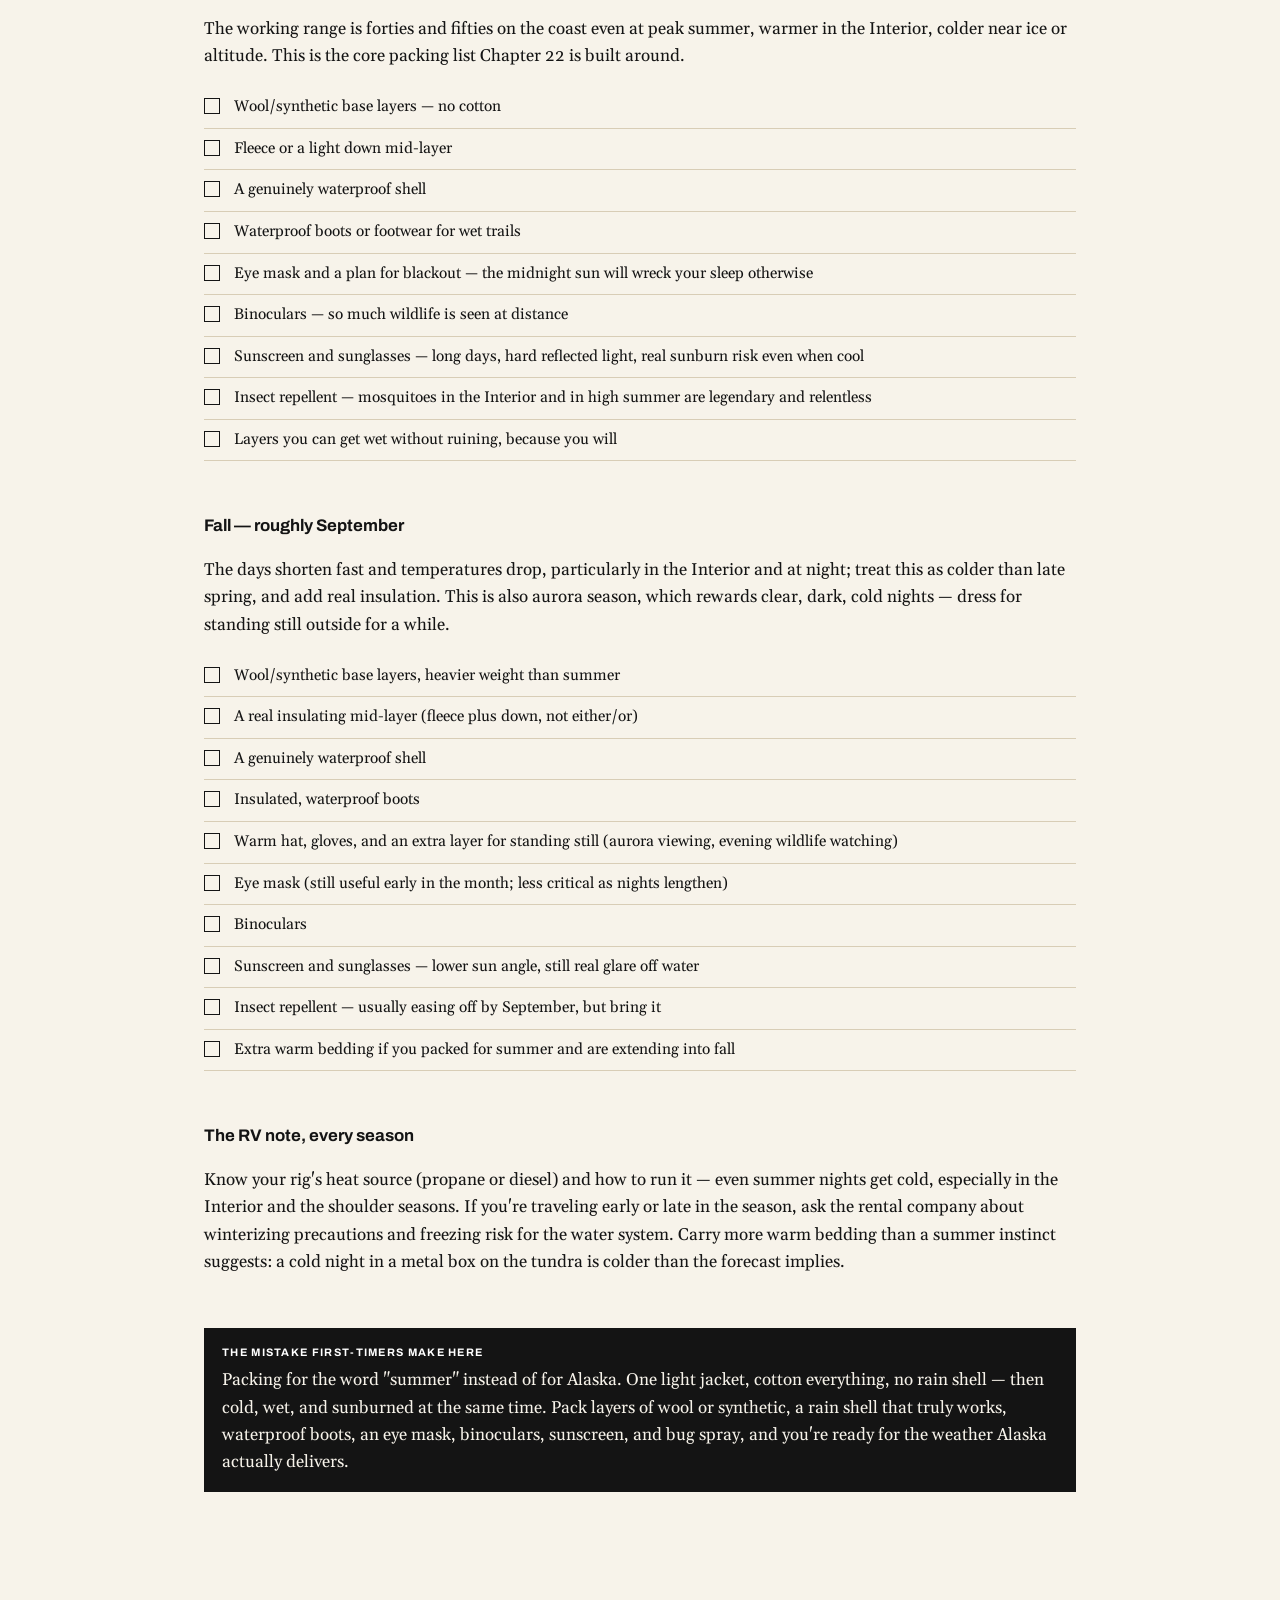
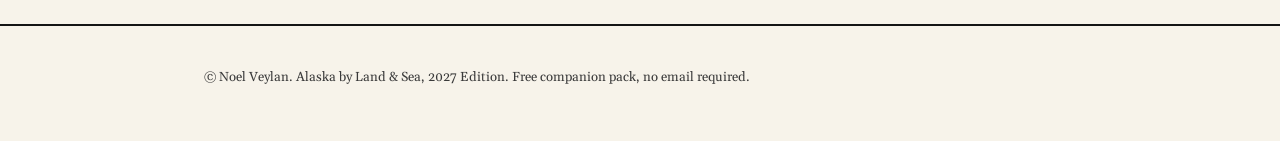
<file: bonus-site/packing.html>
<!doctype html>
<html lang="en">
<head>
<meta charset="utf-8">
<meta name="viewport" content="width=device-width, initial-scale=1">
<title>Packing Checklist — Alaska by Land &amp; Sea Bonus Pack</title>
<meta name="description" content="Season-specific, printable packing checklists for Alaska in spring, summer, and fall, built on Chapter 22's layering logic.">
<link rel="stylesheet" href="assets/style.css">
</head>
<body>

<header class="site no-print">
  <div class="wrap">
    <a class="brand" href="index.html">Alaska by Land &amp; Sea<small>2027 Bonus Pack &middot; Noel Veylan</small></a>
    <nav class="site">
      <a href="index.html">Home</a>
      <a href="maps.html">Maps</a>
      <a href="calendar.html">Booking Calendar</a>
      <a href="budget.html">Budget</a>
      <a href="packing.html" class="active">Packing</a>
      <a href="links.html">Official Links</a>
      <a href="updates.html">Updates</a>
    </nav>
  </div>
</header>

<div class="hero no-print">
  <div class="wrap">
    <span class="eyebrow">Bonus Pack</span>
    <h1>The Season-Specific Packing Checklist</h1>
    <p class="lead">Alaska in summer isn't warm the way summer is warm elsewhere &mdash; you can be rained on all day
    in Ketchikan, chilled on a glacier in July, and sunburned at eleven at night, sometimes on the same trip. Spring
    and fall push the same logic further. The rule underneath all three seasons: <strong>layers over bulk.</strong></p>
    <div class="hero-actions"><a class="btn solid" href="#" onclick="window.print();return false;">🖨 Print this checklist</a></div>
  </div>
</div>

<main>
  <div class="wrap">

    <section class="block">
      <h2 class="h">The rule underneath every season</h2>
      <p>A base layer of wool or synthetic &mdash; never cotton, which holds cold water against you &mdash; then an
      insulating mid-layer like fleece or a light down, then a genuinely waterproof shell. This system lets you add
      and shed as the day swings from a cold ferry deck to a warm afternoon trail to a chilly glacier viewpoint,
      which it will. One big coat cannot do what three adjustable layers do.</p>
      <p>On the coast, rain is the baseline, not the exception, in every season: bring a shell that genuinely keeps
      water out, not a water-resistant jacket that soaks through in an hour, and waterproof footwear for wet trails.
      A cheap poncho over a good base layer beats an expensive coat that wets out.</p>
    </section>

    <section class="block">
      <h3 class="h">Late spring &mdash; roughly May to early June</h3>
      <p>The working range runs colder than peak summer, especially mornings, evenings, and anywhere near ice,
      altitude, or open water &mdash; pack for the cold end of "forties and fifties" and add a warmer layer on top
      of the base system above.</p>
      <ul class="checklist">
        <li>Wool/synthetic base layers (top and bottom) &mdash; no cotton</li>
        <li>A warmer mid-layer than you think you need: fleece <em>and</em> a packable light-down jacket</li>
        <li>A genuinely waterproof shell (not water-resistant)</li>
        <li>Waterproof boots, broken in before the trip</li>
        <li>Warm hat and gloves &mdash; mornings and glacier viewpoints run cold this early</li>
        <li>Eye mask (blackout for the early long-daylight nights)</li>
        <li>Binoculars</li>
        <li>Sunscreen and sunglasses (the light reflects hard off snow and water even when the air is cool)</li>
        <li>Insect repellent (building toward peak by late spring in the Interior)</li>
        <li>A dry layer set aside just for camp/lodge use, so you always have something dry to change into</li>
      </ul>
    </section>

    <section class="block">
      <h3 class="h">Summer &mdash; roughly mid-June to August</h3>
      <p>The working range is forties and fifties on the coast even at peak summer, warmer in the Interior, colder
      near ice or altitude. This is the core packing list Chapter 22 is built around.</p>
      <ul class="checklist">
        <li>Wool/synthetic base layers &mdash; no cotton</li>
        <li>Fleece or a light down mid-layer</li>
        <li>A genuinely waterproof shell</li>
        <li>Waterproof boots or footwear for wet trails</li>
        <li>Eye mask and a plan for blackout &mdash; the midnight sun will wreck your sleep otherwise</li>
        <li>Binoculars &mdash; so much wildlife is seen at distance</li>
        <li>Sunscreen and sunglasses &mdash; long days, hard reflected light, real sunburn risk even when cool</li>
        <li>Insect repellent &mdash; mosquitoes in the Interior and in high summer are legendary and relentless</li>
        <li>Layers you can get wet without ruining, because you will</li>
      </ul>
    </section>

    <section class="block">
      <h3 class="h">Fall &mdash; roughly September</h3>
      <p>The days shorten fast and temperatures drop, particularly in the Interior and at night; treat this as
      colder than late spring, and add real insulation. This is also aurora season, which rewards clear, dark, cold
      nights &mdash; dress for standing still outside for a while.</p>
      <ul class="checklist">
        <li>Wool/synthetic base layers, heavier weight than summer</li>
        <li>A real insulating mid-layer (fleece plus down, not either/or)</li>
        <li>A genuinely waterproof shell</li>
        <li>Insulated, waterproof boots</li>
        <li>Warm hat, gloves, and an extra layer for standing still (aurora viewing, evening wildlife watching)</li>
        <li>Eye mask (still useful early in the month; less critical as nights lengthen)</li>
        <li>Binoculars</li>
        <li>Sunscreen and sunglasses &mdash; lower sun angle, still real glare off water</li>
        <li>Insect repellent &mdash; usually easing off by September, but bring it</li>
        <li>Extra warm bedding if you packed for summer and are extending into fall</li>
      </ul>
    </section>

    <section class="block">
      <h3 class="h">The RV note, every season</h3>
      <p>Know your rig's heat source (propane or diesel) and how to run it &mdash; even summer nights get cold,
      especially in the Interior and the shoulder seasons. If you're traveling early or late in the season, ask the
      rental company about winterizing precautions and freezing risk for the water system. Carry more warm bedding
      than a summer instinct suggests: a cold night in a metal box on the tundra is colder than the forecast
      implies.</p>
    </section>

    <section class="block no-print">
      <div class="callout">
        <span class="lab">The mistake first-timers make here</span>
        <p>Packing for the word "summer" instead of for Alaska. One light jacket, cotton everything, no rain shell
        &mdash; then cold, wet, and sunburned at the same time. Pack layers of wool or synthetic, a rain shell that
        truly works, waterproof boots, an eye mask, binoculars, sunscreen, and bug spray, and you're ready for the
        weather Alaska actually delivers.</p>
      </div>
    </section>

  </div>
</main>

<footer class="site no-print">
  <div class="wrap"><p>&copy; Noel Veylan. Alaska by Land &amp; Sea, 2027 Edition. Free companion pack, no email required.</p></div>
</footer>

</body>
</html>
</file>
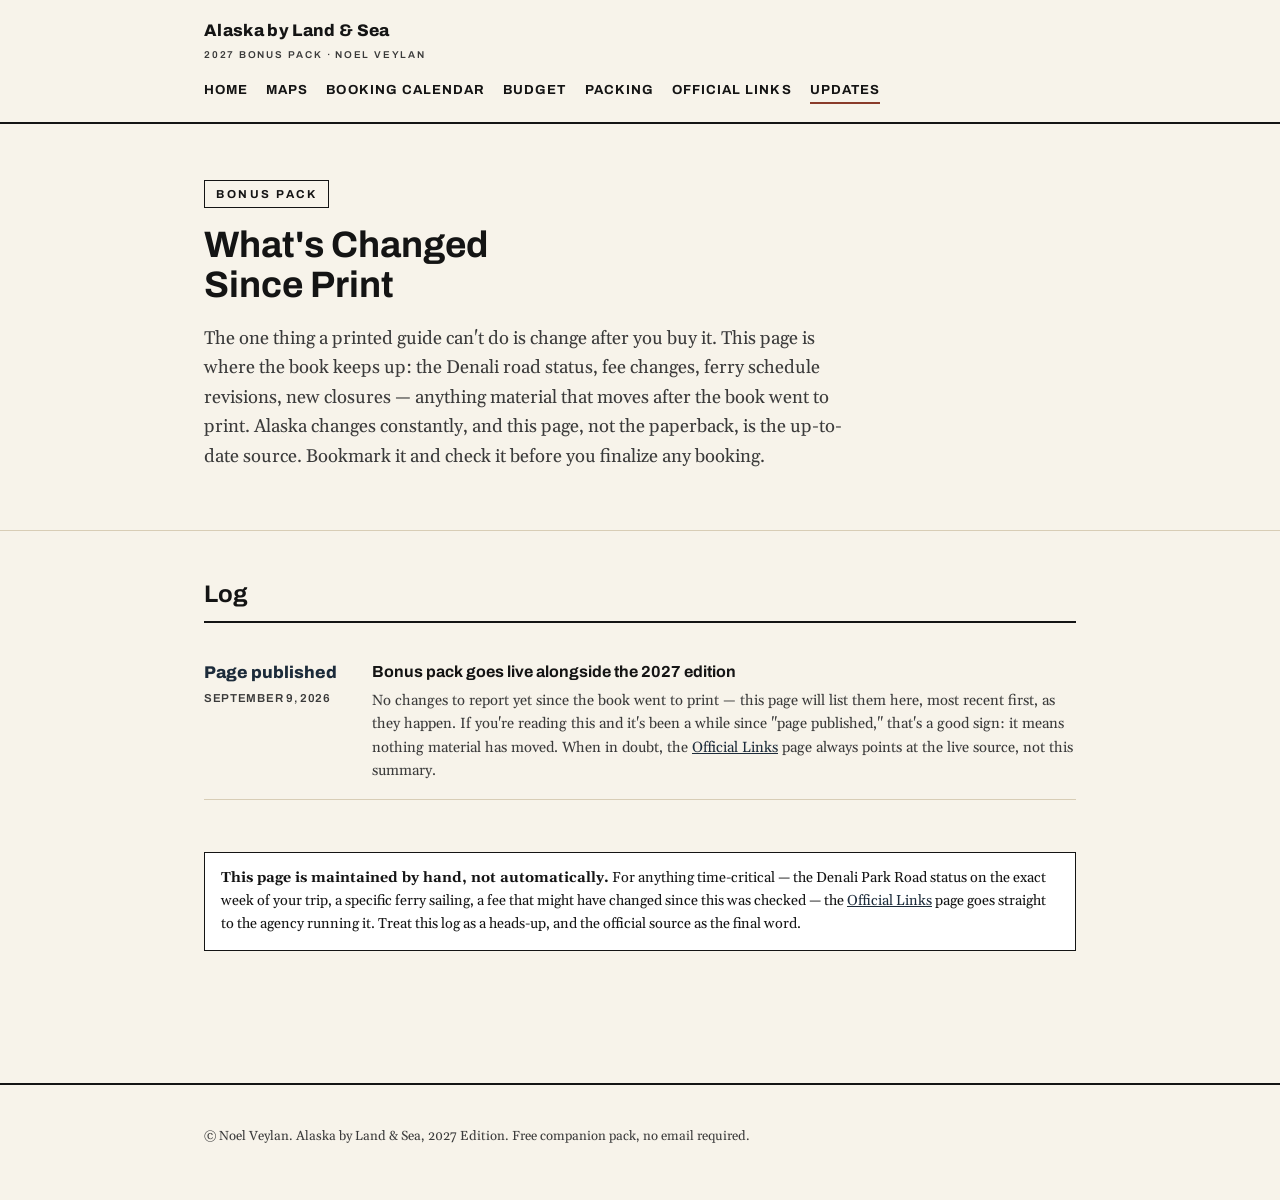
<file: bonus-site/updates.html>
<!doctype html>
<html lang="en">
<head>
<meta charset="utf-8">
<meta name="viewport" content="width=device-width, initial-scale=1">
<title>Updates — Alaska by Land &amp; Sea Bonus Pack</title>
<meta name="description" content="What has changed since Alaska by Land & Sea 2027 went to print: Denali road status, fee changes, and ferry schedule revisions.">
<link rel="stylesheet" href="assets/style.css">
</head>
<body>

<header class="site">
  <div class="wrap">
    <a class="brand" href="index.html">Alaska by Land &amp; Sea<small>2027 Bonus Pack &middot; Noel Veylan</small></a>
    <nav class="site">
      <a href="index.html">Home</a>
      <a href="maps.html">Maps</a>
      <a href="calendar.html">Booking Calendar</a>
      <a href="budget.html">Budget</a>
      <a href="packing.html">Packing</a>
      <a href="links.html">Official Links</a>
      <a href="updates.html" class="active">Updates</a>
    </nav>
  </div>
</header>

<div class="hero">
  <div class="wrap">
    <span class="eyebrow">Bonus Pack</span>
    <h1>What's Changed Since Print</h1>
    <p class="lead">The one thing a printed guide can't do is change after you buy it. This page is where the book
    keeps up: the Denali road status, fee changes, ferry schedule revisions, new closures &mdash; anything material
    that moves after the book went to print. Alaska changes constantly, and this page, not the paperback, is the
    up-to-date source. Bookmark it and check it before you finalize any booking.</p>
  </div>
</div>

<main>
  <div class="wrap">

    <section class="block">
      <h2 class="h">Log</h2>

      <div class="tl-item">
        <div class="tl-when">Page published<small id="pub-date">&mdash;</small></div>
        <div class="tl-what">
          <h4>Bonus pack goes live alongside the 2027 edition</h4>
          <p>No changes to report yet since the book went to print &mdash; this page will list them here, most
          recent first, as they happen. If you're reading this and it's been a while since "page published," that's
          a good sign: it means nothing material has moved. When in doubt, the <a href="links.html">Official Links</a>
          page always points at the live source, not this summary.</p>
        </div>
      </div>

    </section>

    <section class="block">
      <div class="notice">
        <strong>This page is maintained by hand, not automatically.</strong> For anything time-critical &mdash; the
        Denali Park Road status on the exact week of your trip, a specific ferry sailing, a fee that might have
        changed since this was checked &mdash; the <a href="links.html">Official Links</a> page goes straight to the
        agency running it. Treat this log as a heads-up, and the official source as the final word.
      </div>
    </section>

  </div>
</main>

<footer class="site">
  <div class="wrap"><p>&copy; Noel Veylan. Alaska by Land &amp; Sea, 2027 Edition. Free companion pack, no email required.</p></div>
</footer>

<script>
document.getElementById('pub-date').textContent =
  new Date('2026-09-09').toLocaleDateString('en-US',{year:'numeric',month:'long',day:'numeric'});
</script>

</body>
</html>
</file>
<file: bonus-site/assets/style.css>
/* ============================================================
   Alaska by Land & Sea -- bonus pack site stylesheet
   Shares the book's palette (cream/ink) and type pairing
   (Gelasio serif body, Archivo sans display) so the free
   companion site reads as the same product as the paperback.
   ============================================================ */

@import url('https://fonts.googleapis.com/css2?family=Gelasio:ital,wght@0,400;0,700;1,400&family=Archivo:wght@600;700;800&display=swap');

:root{
  --cream:#F7F3EA;
  --ink:#141414;
  --ink-soft:#3a3a3a;
  --line:#d8cdb6;
  --accent:#8a3b2b;      /* warm terracotta, echoes the color-map roads */
  --accent-ink:#1c2b3a;  /* deep navy, echoes the color-map ink */
  --panel:#fff;
  --max:920px;
}

*{box-sizing:border-box;}
html{background:var(--cream);}
body{
  margin:0; background:var(--cream); color:var(--ink);
  font-family:'Gelasio', Georgia, serif; font-size:17px; line-height:1.6;
}
h1,h2,h3,.tab,.eyebrow,nav,.btn,.chip{ font-family:'Archivo', system-ui, sans-serif; }

a{ color:var(--accent-ink); }
a:hover{ color:var(--accent); }

img{max-width:100%; height:auto; display:block;}

.wrap{ max-width:var(--max); margin:0 auto; padding:0 24px; }

/* ---- top bar ---- */
header.site{ border-bottom:2px solid var(--ink); background:var(--cream); }
header.site .wrap{ display:flex; align-items:center; justify-content:space-between; padding:18px 24px; gap:16px; flex-wrap:wrap; }
.brand{ font-family:'Archivo'; font-weight:800; letter-spacing:.02em; font-size:1.05rem; text-decoration:none; color:var(--ink); }
.brand small{ display:block; font-family:'Archivo'; font-weight:600; letter-spacing:.18em; text-transform:uppercase; font-size:.62rem; color:var(--ink-soft); margin-top:2px; }
nav.site{ display:flex; gap:18px; flex-wrap:wrap; }
nav.site a{ font-weight:700; font-size:.82rem; text-transform:uppercase; letter-spacing:.08em; text-decoration:none; color:var(--ink); border-bottom:2px solid transparent; padding-bottom:2px; }
nav.site a:hover, nav.site a.active{ border-bottom-color:var(--accent); }

/* ---- hero ---- */
.hero{ padding:56px 0 40px; border-bottom:1px solid var(--line); }
.eyebrow{ display:inline-block; font-weight:700; text-transform:uppercase; letter-spacing:.22em; font-size:.72rem; border:1.4px solid var(--ink); padding:4px 11px; margin-bottom:18px; }
.hero h1{ font-size:2.3rem; line-height:1.08; margin:0 0 14px; max-width:16ch; }
.hero p.lead{ font-size:1.15rem; max-width:60ch; color:var(--ink-soft); }
.hero-actions{ margin-top:22px; display:flex; gap:12px; flex-wrap:wrap; }

/* ---- buttons / chips ---- */
.btn{ display:inline-block; font-weight:700; font-size:.85rem; text-transform:uppercase; letter-spacing:.06em; text-decoration:none;
  padding:11px 20px; border:1.6px solid var(--ink); color:var(--ink); background:transparent; }
.btn:hover{ background:var(--ink); color:var(--cream); }
.btn.solid{ background:var(--ink); color:var(--cream); }
.btn.solid:hover{ background:var(--accent-ink); }
.chip{ display:inline-block; font-size:.68rem; font-weight:700; text-transform:uppercase; letter-spacing:.1em;
  background:var(--ink); color:var(--cream); padding:3px 9px; }

/* ---- section / cards ---- */
main{ padding:44px 0 80px; }
section.block{ margin-bottom:52px; }
h2.h{ font-size:1.5rem; border-bottom:2px solid var(--ink); padding-bottom:8px; margin:0 0 20px; }
h3.h{ font-family:'Archivo'; font-weight:700; font-size:1.05rem; margin:26px 0 8px; }
.grid{ display:grid; grid-template-columns:repeat(auto-fill, minmax(240px,1fr)); gap:18px; }
.card{ background:var(--panel); border:1px solid var(--line); padding:18px; }
.card h4{ font-family:'Archivo'; font-size:.95rem; margin:0 0 6px; }
.card p{ margin:0; font-size:.92rem; color:var(--ink-soft); }

/* map cards */
.mapcard{ background:var(--panel); border:1px solid var(--line); }
.mapcard .art{ border-bottom:1px solid var(--line); background:#eaf3f8; }
.mapcard .cap{ padding:12px 14px; }
.mapcard .cap .tag{ font-family:'Archivo'; font-weight:700; font-size:.68rem; letter-spacing:.12em; text-transform:uppercase; color:var(--accent-ink); }
.mapcard .cap h4{ font-family:'Archivo'; font-size:.95rem; margin:4px 0 6px; }
.mapcard .cap p{ margin:0 0 10px; font-size:.86rem; color:var(--ink-soft); }
.mapcard .cap a{ font-size:.78rem; font-weight:700; text-transform:uppercase; letter-spacing:.05em; }

/* tables */
table{ width:100%; border-collapse:collapse; margin:10px 0 8px; font-size:.94rem; }
th,td{ text-align:left; padding:9px 10px; border-bottom:1px solid var(--line); vertical-align:top; }
th{ font-family:'Archivo'; font-size:.72rem; text-transform:uppercase; letter-spacing:.08em; color:var(--ink-soft); border-bottom:2px solid var(--ink); }
tr:last-child td{ border-bottom:1px solid var(--ink); }
.tblwrap{ overflow-x:auto; }

/* timeline */
.tl-item{ display:flex; gap:18px; padding:16px 0; border-bottom:1px solid var(--line); }
.tl-when{ flex:0 0 150px; font-family:'Archivo'; font-weight:800; color:var(--accent-ink); }
.tl-when small{ display:block; font-weight:600; color:var(--ink-soft); font-size:.72rem; text-transform:uppercase; letter-spacing:.06em; margin-top:3px;}
.tl-what h4{ font-family:'Archivo'; margin:0 0 4px; font-size:1rem; }
.tl-what p{ margin:0; color:var(--ink-soft); font-size:.92rem; }

/* checklist */
ul.checklist{ list-style:none; padding:0; margin:0; }
ul.checklist li{ padding:8px 0 8px 30px; border-bottom:1px solid var(--line); position:relative; font-size:.96rem; }
ul.checklist li::before{ content:""; position:absolute; left:0; top:11px; width:14px; height:14px; border:1.6px solid var(--ink); }

/* callout, matches the book's black mistake-box */
.callout{ background:var(--ink); color:var(--cream); padding:16px 18px; margin:18px 0; }
.callout .lab{ display:block; font-family:'Archivo'; font-weight:700; text-transform:uppercase; letter-spacing:.12em; font-size:.68rem; margin-bottom:6px; color:#fff; }
.callout p{ margin:0; }

/* notice / link-out box */
.notice{ border:1.4px solid var(--ink); padding:14px 16px; font-size:.9rem; background:var(--panel); }
.notice.warn{ border-color:var(--accent); }

/* footer */
footer.site{ border-top:2px solid var(--ink); padding:28px 0 40px; }
footer.site p{ font-size:.82rem; color:var(--ink-soft); }
footer.site a{ color:var(--ink-soft); }

/* print */
@media print{
  header.site, footer.site, .no-print{ display:none !important; }
  body{ background:#fff; font-size:12pt; }
  a{ color:#000; text-decoration:none; }
  .callout{ border:1.4px solid #000; background:#fff; color:#000; }
  .callout .lab, .callout p{ color:#000; }
}

@media (max-width:640px){
  .hero h1{ font-size:1.8rem; }
  .tl-item{ flex-direction:column; gap:4px; }
  .tl-when{ flex-basis:auto; }
}
</file>
<file: alaska-book/style.css>
/* ============================================================
   Alaska by Land & Sea — print interior stylesheet (6x9, B&W on cream)
   Edit freely. Rebuild the PDF with:  python3 build.py
   ============================================================ */

/* ---- embeddable fonts (open licence) ---- */
@font-face { font-family:'BookSerif'; src:url('fonts/Gelasio-Regular.ttf');       font-weight:400; font-style:normal; }
@font-face { font-family:'BookSerif'; src:url('fonts/Gelasio-Bold.ttf');          font-weight:700; font-style:normal; }
@font-face { font-family:'BookSerif'; src:url('fonts/Gelasio-Italic-s.ttf');      font-weight:400; font-style:italic; }
@font-face { font-family:'BookSerif'; src:url('fonts/Gelasio-BoldItalic-s.ttf');  font-weight:700; font-style:italic; }
@font-face { font-family:'Head';      src:url('fonts/Archivo-SemiBold.ttf');      font-weight:600; }
@font-face { font-family:'Head';      src:url('fonts/Archivo-Bold.ttf');          font-weight:700; }
@font-face { font-family:'HeadBlack'; src:url('fonts/ArchivoBlack.ttf');          font-weight:900; }

/* ---- page: 6x9, cream, running head + page number ---- */
@page {
  size: 6in 9in;
  margin: 0.75in 0.55in 0.7in 0.75in;      /* inside gutter 0.75, outside 0.55 */
  background: #F7F3EA;
  @top-center    { content: string(runhead); font-family:'Head'; font-weight:600; font-size:7.5pt;
                   letter-spacing:0.16em; text-transform:uppercase; color:#555; padding-top:0.3in; }
  @bottom-center { content: counter(page); font-family:'Head'; font-size:9pt; color:#333; padding-bottom:0.3in; }
}
@page front  { @top-center{content:none;} @bottom-center{content:none;} }
@page :blank { @top-center{content:none;} @bottom-center{content:none;} }

html { background:#F7F3EA; }
body { font-family:'BookSerif', Georgia, serif; font-size:11pt; line-height:16pt; color:#141414; margin:0; hyphens:auto; }
p { margin:0 0 0.5em; text-align:justify; }
strong { font-weight:700; }
em { font-style:italic; }
code { font-family:'Head'; font-size:9pt; }

/* runhead = the current chapter/section title */
.chapter h2 { string-set: runhead content(); }

/* ---- front matter (no page numbers) ---- */
.titlepage, .copyright, .toc { page: front; }
.titlepage { page-break-after: always; text-align:center; padding-top:1.7in; }
.titlepage .eyebrow { font-family:'Head'; font-weight:600; text-transform:uppercase; letter-spacing:0.3em; font-size:8.5pt; color:#333; margin-bottom:0.35in; }
.titlepage h1 { font-family:'HeadBlack'; font-size:33pt; line-height:1.0; margin:0 0 0.12in; text-transform:uppercase; }
.titlepage .series { font-family:'HeadBlack'; letter-spacing:0.06em; font-size:12pt; text-transform:uppercase; margin-bottom:0.3in; }
.titlepage .trule { width:2.1in; height:2px; background:#111; margin:0.22in auto; }
.titlepage .fmt { font-family:'Head'; letter-spacing:0.26em; text-transform:uppercase; font-size:9pt; color:#333; }
.titlepage .author { font-family:'Head'; letter-spacing:0.24em; text-transform:uppercase; font-size:10pt; margin-top:2.2in; }

.copyright { page-break-after: always; font-size:8.6pt; line-height:1.5; padding-top:3.4in; }
.copyright p { text-align:left; margin:0 0 0.14in; color:#333; }
.copyright .cw { font-family:'Head'; font-weight:700; text-transform:uppercase; letter-spacing:0.08em; color:#111; }
.copyright .cw2 { font-family:'Head'; font-weight:600; text-transform:uppercase; letter-spacing:0.14em; font-size:7.5pt; color:#111; margin-top:0.18in; }
.copyright .csmall { font-size:8pt; color:#666; margin-top:0.2in; }

/* ---- contents ---- */
.toc { page-break-after: always; }
.tocrow a { display:flex; justify-content:space-between; align-items:baseline; text-decoration:none; color:#141414;
  border-bottom:0.5px solid #d8cdb6; padding:5.5pt 0; }
.tocrow .tt { font-family:'BookSerif'; font-size:10.5pt; }
.tocrow a::after { content: target-counter(attr(href url), page); font-family:'Head'; font-size:9.5pt; color:#333; padding-left:8pt; }

/* ---- chapter openers ---- */
.chapter { page-break-before: always; }
.opener { page-break-after: avoid; padding-top:0.1in; }
.opener .tabrow { margin-bottom:0.16in; }
.opener .tab { font-family:'Head'; font-weight:700; text-transform:uppercase; letter-spacing:0.2em; font-size:8pt; color:#111; border:1.4px solid #111; padding:2.5pt 9pt; }
.opener .num { font-family:'HeadBlack'; font-size:60pt; line-height:0.82; color:#111; margin:0; }
.opener h2 { font-family:'Head'; font-weight:700; font-size:21pt; line-height:1.05; margin:0.04in 0 0.06in; color:#111; }
.opener h2.small { font-size:18pt; }
.opener h2.noNum { margin-top:0; }
.opener .hr { height:1.5px; background:#111; width:100%; margin:0.1in 0 0.02in; }

h3 { font-family:'Head'; font-weight:700; font-size:11.5pt; color:#111; margin:0.26in 0 0.05in; page-break-after:avoid; }

/* first paragraph of a prose chapter = lead; second = drop cap */
p.lead { font-size:12pt; line-height:1.42; text-align:left; margin-bottom:0.12in; }
p.lead strong { font-weight:700; }
/* drop cap: a real element (.dropcap), not ::first-letter -- WeasyPrint's
   float layout for ::first-letter pseudo-elements does not reliably
   reserve space for the glyph, so the line after it can render overlapping
   the letter instead of wrapping around it. An explicit floated span lays
   out through the same, more reliable code path as any other float. */
p.drop .dropcap { font-family:'HeadBlack'; font-size:30pt; line-height:0.8; float:left; padding:3pt 7pt 0 0; margin-top:2pt; color:#111; }

/* ---- mistake callout ---- */
.callout { background:#111; color:#F7F3EA; padding:9pt 12pt; margin:0.16in 0; page-break-inside:avoid; }
.callout .lab { font-family:'Head'; font-weight:700; text-transform:uppercase; letter-spacing:0.14em; font-size:7.5pt; display:block; margin-bottom:4pt; color:#fff; }
.callout p { margin:0; font-style:italic; text-align:left; color:#F7F3EA; }

/* ---- reference lists ---- */
ul { margin:0 0 0.5em; padding-left:1.1em; }
li { margin:0 0 3pt; text-align:left; }

/* ---- bonus-pack QR code (back matter) ---- */
.qrblock { text-align:center; margin:0.14in 0; }
.qrblock img { width:1.3in; height:1.3in; margin:0 auto; border:1px solid #222; }
.qrblock span { display:block; font-family:'Head'; font-weight:600; font-size:8pt; letter-spacing:0.08em; text-transform:uppercase; color:#333; margin-top:5pt; }

/* ---- maps (external PNG in images/) ---- */
figure.map { margin:0.18in 0; page-break-inside:avoid; text-align:center; }
figure.map .frame { border:1px solid #222; background:#fff; }
figure.map .caphead { background:#111; color:#F7F3EA; font-family:'Head'; font-weight:600; font-size:7pt; letter-spacing:0.12em; padding:4pt 8pt; display:flex; justify-content:space-between; }
figure.map .art { padding:8pt; }
figure.map .art img { display:block; margin:0 auto; max-width:100%; max-height:5.3in; }
figure.map figcaption { font-style:italic; font-size:8.5pt; color:#333; margin-top:5pt; text-align:center; }
</file>
